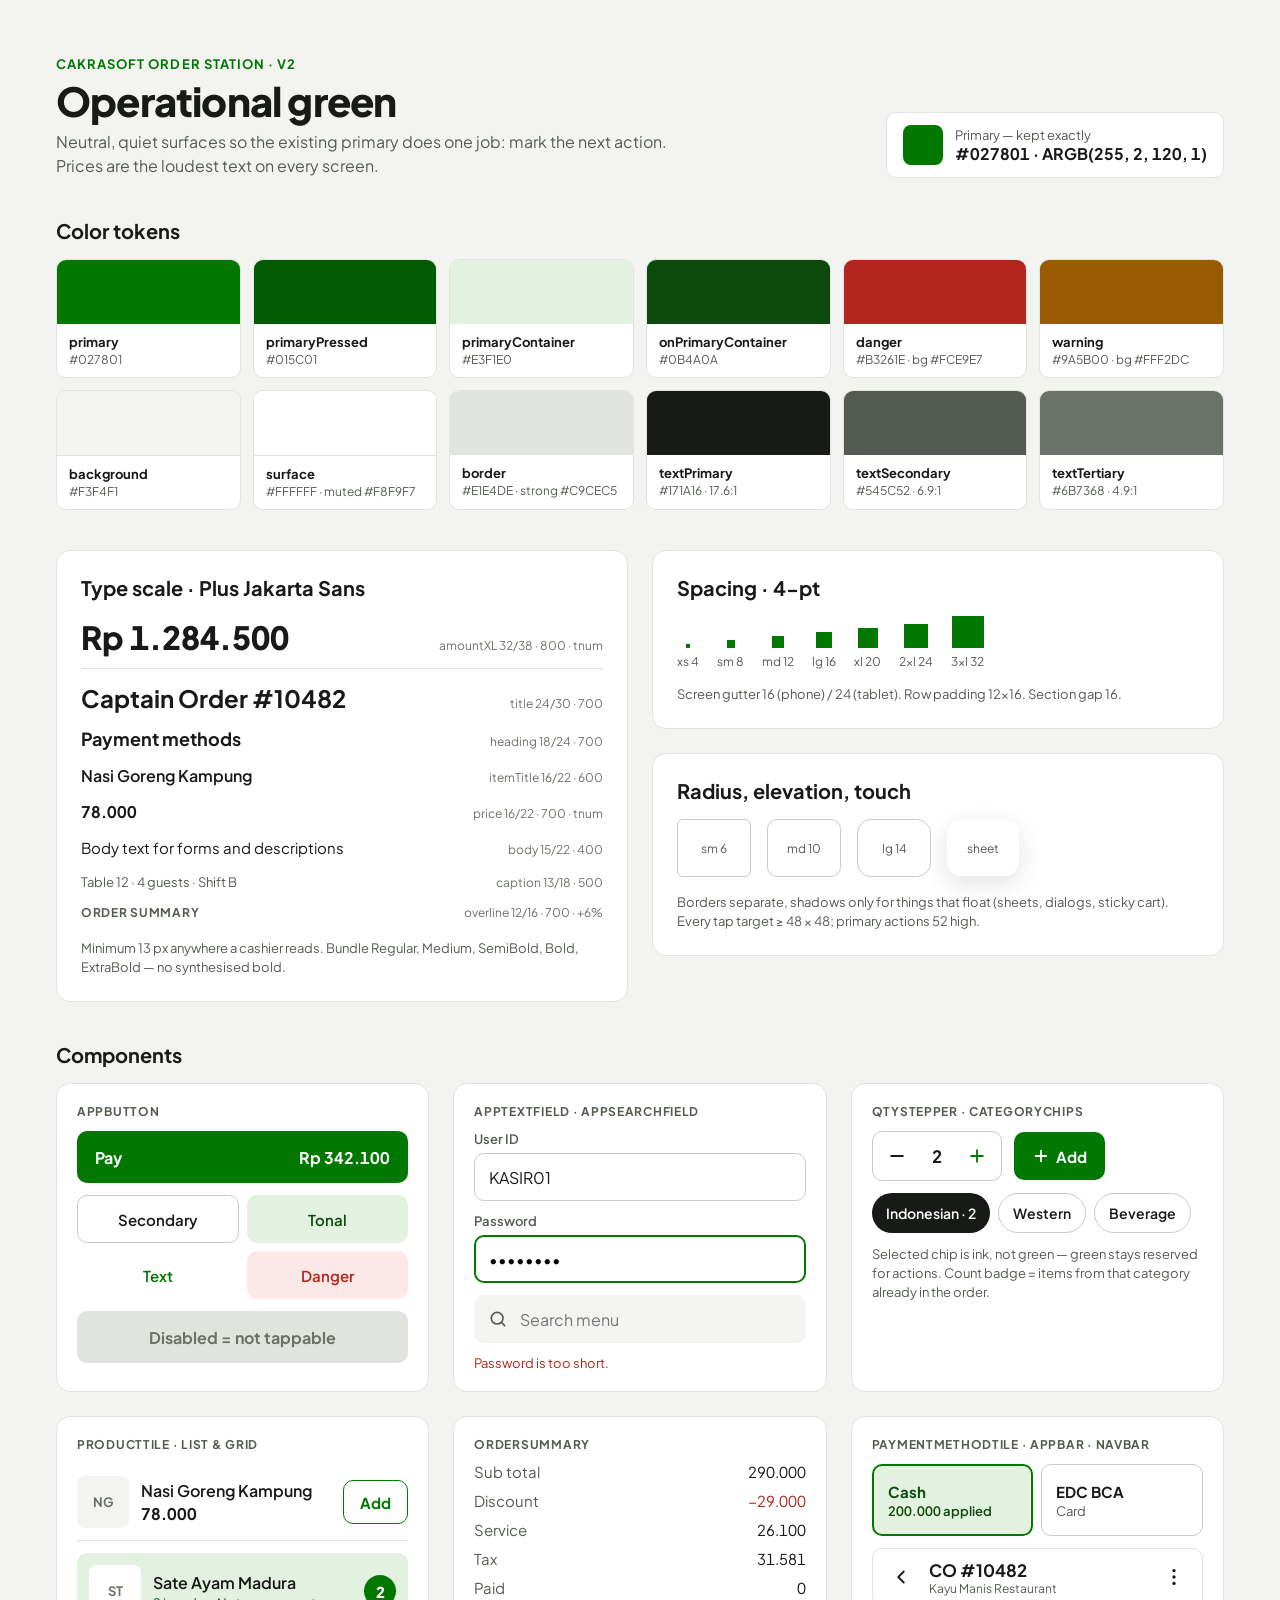
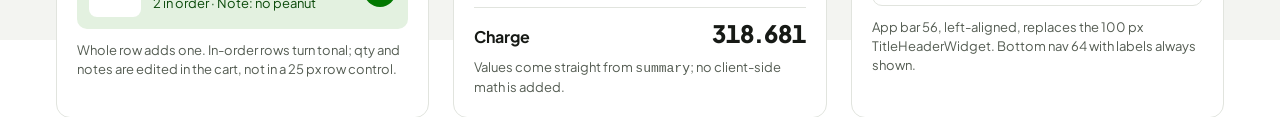
<file: docs/design/Main.dc.html>
<!doctype html>
<html lang="en">
<head>
<meta charset="utf-8">
<title>Design system</title>
<!-- design-canvas runtime omitted: open in a browser as static HTML; {{holes}} and sc-for render only in the canvas -->
</head>
<body>
<x-dc>
<helmet>
<link rel="stylesheet" href="https://fonts.googleapis.com/css2?family=Plus+Jakarta+Sans:wght@400;500;600;700;800&amp;display=swap">
<style>
body{margin:0}
a{color:#027801}a:hover{color:#015C01}
button{font-family:inherit}
</style>
</helmet>
<div style="width: 1280px; height: 1640px; box-sizing: border-box; padding: 56px; background: #F3F4F1; font-family: 'Plus Jakarta Sans', 'Segoe UI', system-ui, sans-serif; color: #171A16; display: flex; flex-direction: column; gap: 40px">

  <header style="display: flex; justify-content: space-between; align-items: flex-end; gap: 24px">
    <div style="display: flex; flex-direction: column; gap: 6px">
      <div style="font-size: 13px; font-weight: 700; letter-spacing: 0.08em; text-transform: uppercase; color: #027801">Cakrasoft Order Station · v2</div>
      <h1 style="margin: 0; font-size: 40px; line-height: 46px; font-weight: 800; letter-spacing: -0.02em">Operational green</h1>
      <p style="margin: 0; font-size: 16px; line-height: 24px; color: #545C52; max-width: 640px">Neutral, quiet surfaces so the existing primary does one job: mark the next action. Prices are the loudest text on every screen.</p>
    </div>
    <div style="display: flex; align-items: center; gap: 12px; padding: 12px 16px; background: #FFFFFF; border: 1px solid #E1E4DE; border-radius: 10px">
      <div style="width: 40px; height: 40px; border-radius: 8px; background: #027801"></div>
      <div style="display: flex; flex-direction: column">
        <span style="font-size: 13px; color: #545C52">Primary — kept exactly</span>
        <span style="font-size: 16px; font-weight: 700; font-variant-numeric: tabular-nums">#027801 · ARGB(255, 2, 120, 1)</span>
      </div>
    </div>
  </header>

  <section style="display: flex; flex-direction: column; gap: 16px">
    <h2 style="margin: 0; font-size: 20px; font-weight: 700">Color tokens</h2>
    <div style="display: grid; grid-template-columns: repeat(6, minmax(0, 1fr)); gap: 12px">
      <div style="background: #FFFFFF; border: 1px solid #E1E4DE; border-radius: 10px; overflow: hidden"><div style="height: 64px; background: #027801"></div><div style="padding: 10px 12px; display: flex; flex-direction: column; gap: 2px"><b style="font-size: 13px">primary</b><span style="font-size: 12px; color: #545C52">#027801</span></div></div>
      <div style="background: #FFFFFF; border: 1px solid #E1E4DE; border-radius: 10px; overflow: hidden"><div style="height: 64px; background: #015C01"></div><div style="padding: 10px 12px; display: flex; flex-direction: column; gap: 2px"><b style="font-size: 13px">primaryPressed</b><span style="font-size: 12px; color: #545C52">#015C01</span></div></div>
      <div style="background: #FFFFFF; border: 1px solid #E1E4DE; border-radius: 10px; overflow: hidden"><div style="height: 64px; background: #E3F1E0"></div><div style="padding: 10px 12px; display: flex; flex-direction: column; gap: 2px"><b style="font-size: 13px">primaryContainer</b><span style="font-size: 12px; color: #545C52">#E3F1E0</span></div></div>
      <div style="background: #FFFFFF; border: 1px solid #E1E4DE; border-radius: 10px; overflow: hidden"><div style="height: 64px; background: #0B4A0A"></div><div style="padding: 10px 12px; display: flex; flex-direction: column; gap: 2px"><b style="font-size: 13px">onPrimaryContainer</b><span style="font-size: 12px; color: #545C52">#0B4A0A</span></div></div>
      <div style="background: #FFFFFF; border: 1px solid #E1E4DE; border-radius: 10px; overflow: hidden"><div style="height: 64px; background: #B3261E"></div><div style="padding: 10px 12px; display: flex; flex-direction: column; gap: 2px"><b style="font-size: 13px">danger</b><span style="font-size: 12px; color: #545C52">#B3261E · bg #FCE9E7</span></div></div>
      <div style="background: #FFFFFF; border: 1px solid #E1E4DE; border-radius: 10px; overflow: hidden"><div style="height: 64px; background: #9A5B00"></div><div style="padding: 10px 12px; display: flex; flex-direction: column; gap: 2px"><b style="font-size: 13px">warning</b><span style="font-size: 12px; color: #545C52">#9A5B00 · bg #FFF2DC</span></div></div>
      <div style="background: #FFFFFF; border: 1px solid #E1E4DE; border-radius: 10px; overflow: hidden"><div style="height: 64px; background: #F3F4F1; border-bottom: 1px solid #E1E4DE"></div><div style="padding: 10px 12px; display: flex; flex-direction: column; gap: 2px"><b style="font-size: 13px">background</b><span style="font-size: 12px; color: #545C52">#F3F4F1</span></div></div>
      <div style="background: #FFFFFF; border: 1px solid #E1E4DE; border-radius: 10px; overflow: hidden"><div style="height: 64px; background: #FFFFFF; border-bottom: 1px solid #E1E4DE"></div><div style="padding: 10px 12px; display: flex; flex-direction: column; gap: 2px"><b style="font-size: 13px">surface</b><span style="font-size: 12px; color: #545C52">#FFFFFF · muted #F8F9F7</span></div></div>
      <div style="background: #FFFFFF; border: 1px solid #E1E4DE; border-radius: 10px; overflow: hidden"><div style="height: 64px; background: #E1E4DE"></div><div style="padding: 10px 12px; display: flex; flex-direction: column; gap: 2px"><b style="font-size: 13px">border</b><span style="font-size: 12px; color: #545C52">#E1E4DE · strong #C9CEC5</span></div></div>
      <div style="background: #FFFFFF; border: 1px solid #E1E4DE; border-radius: 10px; overflow: hidden"><div style="height: 64px; background: #171A16"></div><div style="padding: 10px 12px; display: flex; flex-direction: column; gap: 2px"><b style="font-size: 13px">textPrimary</b><span style="font-size: 12px; color: #545C52">#171A16 · 17.6:1</span></div></div>
      <div style="background: #FFFFFF; border: 1px solid #E1E4DE; border-radius: 10px; overflow: hidden"><div style="height: 64px; background: #545C52"></div><div style="padding: 10px 12px; display: flex; flex-direction: column; gap: 2px"><b style="font-size: 13px">textSecondary</b><span style="font-size: 12px; color: #545C52">#545C52 · 6.9:1</span></div></div>
      <div style="background: #FFFFFF; border: 1px solid #E1E4DE; border-radius: 10px; overflow: hidden"><div style="height: 64px; background: #6B7368"></div><div style="padding: 10px 12px; display: flex; flex-direction: column; gap: 2px"><b style="font-size: 13px">textTertiary</b><span style="font-size: 12px; color: #545C52">#6B7368 · 4.9:1</span></div></div>
    </div>
  </section>

  <section style="display: grid; grid-template-columns: repeat(2, minmax(0, 1fr)); gap: 24px">
    <div style="background: #FFFFFF; border: 1px solid #E1E4DE; border-radius: 14px; padding: 24px; display: flex; flex-direction: column; gap: 14px">
      <h2 style="margin: 0 0 4px; font-size: 20px; font-weight: 700">Type scale · Plus Jakarta Sans</h2>
      <div style="display: flex; align-items: baseline; justify-content: space-between; gap: 16px; border-bottom: 1px solid #E1E4DE; padding-bottom: 12px"><span style="font-size: 32px; line-height: 38px; font-weight: 800; font-variant-numeric: tabular-nums">Rp 1.284.500</span><span style="font-size: 12px; color: #6B7368">amountXL 32/38 · 800 · tnum</span></div>
      <div style="display: flex; align-items: baseline; justify-content: space-between; gap: 16px"><span style="font-size: 24px; line-height: 30px; font-weight: 700">Captain Order #10482</span><span style="font-size: 12px; color: #6B7368">title 24/30 · 700</span></div>
      <div style="display: flex; align-items: baseline; justify-content: space-between; gap: 16px"><span style="font-size: 18px; line-height: 24px; font-weight: 700">Payment methods</span><span style="font-size: 12px; color: #6B7368">heading 18/24 · 700</span></div>
      <div style="display: flex; align-items: baseline; justify-content: space-between; gap: 16px"><span style="font-size: 16px; line-height: 22px; font-weight: 600">Nasi Goreng Kampung</span><span style="font-size: 12px; color: #6B7368">itemTitle 16/22 · 600</span></div>
      <div style="display: flex; align-items: baseline; justify-content: space-between; gap: 16px"><span style="font-size: 16px; line-height: 22px; font-weight: 700; font-variant-numeric: tabular-nums">78.000</span><span style="font-size: 12px; color: #6B7368">price 16/22 · 700 · tnum</span></div>
      <div style="display: flex; align-items: baseline; justify-content: space-between; gap: 16px"><span style="font-size: 15px; line-height: 22px">Body text for forms and descriptions</span><span style="font-size: 12px; color: #6B7368">body 15/22 · 400</span></div>
      <div style="display: flex; align-items: baseline; justify-content: space-between; gap: 16px"><span style="font-size: 13px; line-height: 18px; color: #545C52">Table 12 · 4 guests · Shift B</span><span style="font-size: 12px; color: #6B7368">caption 13/18 · 500</span></div>
      <div style="display: flex; align-items: baseline; justify-content: space-between; gap: 16px"><span style="font-size: 12px; line-height: 16px; font-weight: 700; letter-spacing: 0.06em; text-transform: uppercase; color: #545C52">Order summary</span><span style="font-size: 12px; color: #6B7368">overline 12/16 · 700 · +6%</span></div>
      <p style="margin: 4px 0 0; font-size: 13px; line-height: 19px; color: #545C52">Minimum 13 px anywhere a cashier reads. Bundle Regular, Medium, SemiBold, Bold, ExtraBold — no synthesised bold.</p>
    </div>
    <div style="display: flex; flex-direction: column; gap: 24px">
      <div style="background: #FFFFFF; border: 1px solid #E1E4DE; border-radius: 14px; padding: 24px; display: flex; flex-direction: column; gap: 16px">
        <h2 style="margin: 0; font-size: 20px; font-weight: 700">Spacing · 4-pt</h2>
        <div style="display: flex; align-items: flex-end; gap: 18px">
          <div style="display: flex; flex-direction: column; align-items: center; gap: 6px"><div style="width: 4px; height: 4px; background: #027801"></div><span style="font-size: 12px; color: #545C52">xs 4</span></div>
          <div style="display: flex; flex-direction: column; align-items: center; gap: 6px"><div style="width: 8px; height: 8px; background: #027801"></div><span style="font-size: 12px; color: #545C52">sm 8</span></div>
          <div style="display: flex; flex-direction: column; align-items: center; gap: 6px"><div style="width: 12px; height: 12px; background: #027801"></div><span style="font-size: 12px; color: #545C52">md 12</span></div>
          <div style="display: flex; flex-direction: column; align-items: center; gap: 6px"><div style="width: 16px; height: 16px; background: #027801"></div><span style="font-size: 12px; color: #545C52">lg 16</span></div>
          <div style="display: flex; flex-direction: column; align-items: center; gap: 6px"><div style="width: 20px; height: 20px; background: #027801"></div><span style="font-size: 12px; color: #545C52">xl 20</span></div>
          <div style="display: flex; flex-direction: column; align-items: center; gap: 6px"><div style="width: 24px; height: 24px; background: #027801"></div><span style="font-size: 12px; color: #545C52">2xl 24</span></div>
          <div style="display: flex; flex-direction: column; align-items: center; gap: 6px"><div style="width: 32px; height: 32px; background: #027801"></div><span style="font-size: 12px; color: #545C52">3xl 32</span></div>
        </div>
        <p style="margin: 0; font-size: 13px; line-height: 19px; color: #545C52">Screen gutter 16 (phone) / 24 (tablet). Row padding 12×16. Section gap 16.</p>
      </div>
      <div style="background: #FFFFFF; border: 1px solid #E1E4DE; border-radius: 14px; padding: 24px; display: flex; flex-direction: column; gap: 16px">
        <h2 style="margin: 0; font-size: 20px; font-weight: 700">Radius, elevation, touch</h2>
        <div style="display: flex; gap: 16px; align-items: center">
          <div style="width: 72px; height: 56px; border: 1px solid #C9CEC5; border-radius: 6px; display: flex; align-items: center; justify-content: center; font-size: 12px; color: #545C52">sm 6</div>
          <div style="width: 72px; height: 56px; border: 1px solid #C9CEC5; border-radius: 10px; display: flex; align-items: center; justify-content: center; font-size: 12px; color: #545C52">md 10</div>
          <div style="width: 72px; height: 56px; border: 1px solid #C9CEC5; border-radius: 14px; display: flex; align-items: center; justify-content: center; font-size: 12px; color: #545C52">lg 14</div>
          <div style="width: 72px; height: 56px; border-radius: 14px; background: #FFFFFF; box-shadow: 0 8px 24px rgba(23, 26, 22, 0.12); display: flex; align-items: center; justify-content: center; font-size: 12px; color: #545C52">sheet</div>
        </div>
        <p style="margin: 0; font-size: 13px; line-height: 19px; color: #545C52">Borders separate, shadows only for things that float (sheets, dialogs, sticky cart). Every tap target ≥ 48 × 48; primary actions 52 high.</p>
      </div>
    </div>
  </section>

  <section style="display: flex; flex-direction: column; gap: 16px">
    <h2 style="margin: 0; font-size: 20px; font-weight: 700">Components</h2>
    <div style="display: grid; grid-template-columns: repeat(3, minmax(0, 1fr)); gap: 24px">

      <div style="background: #FFFFFF; border: 1px solid #E1E4DE; border-radius: 14px; padding: 20px; display: flex; flex-direction: column; gap: 12px">
        <span style="font-size: 12px; font-weight: 700; letter-spacing: 0.06em; text-transform: uppercase; color: #545C52">AppButton</span>
        <button style="height: 52px; border: 0; border-radius: 10px; background: #027801; color: #FFFFFF; font-size: 16px; font-weight: 700; display: flex; align-items: center; justify-content: space-between; padding: 0 18px"><span>Pay</span><span style="font-variant-numeric: tabular-nums">Rp 342.100</span></button>
        <div style="display: grid; grid-template-columns: repeat(2, minmax(0, 1fr)); gap: 8px">
          <button style="height: 48px; border: 1px solid #C9CEC5; border-radius: 10px; background: #FFFFFF; color: #171A16; font-size: 15px; font-weight: 600">Secondary</button>
          <button style="height: 48px; border: 0; border-radius: 10px; background: #E3F1E0; color: #0B4A0A; font-size: 15px; font-weight: 600">Tonal</button>
          <button style="height: 48px; border: 0; border-radius: 10px; background: transparent; color: #027801; font-size: 15px; font-weight: 600">Text</button>
          <button style="height: 48px; border: 0; border-radius: 10px; background: #FCE9E7; color: #B3261E; font-size: 15px; font-weight: 600">Danger</button>
        </div>
        <button disabled style="height: 52px; border: 0; border-radius: 10px; background: #E1E4DE; color: #6B7368; font-size: 16px; font-weight: 700">Disabled = not tappable</button>
      </div>

      <div style="background: #FFFFFF; border: 1px solid #E1E4DE; border-radius: 14px; padding: 20px; display: flex; flex-direction: column; gap: 12px">
        <span style="font-size: 12px; font-weight: 700; letter-spacing: 0.06em; text-transform: uppercase; color: #545C52">AppTextField · AppSearchField</span>
        <label style="display: flex; flex-direction: column; gap: 6px; font-size: 13px; font-weight: 600; color: #545C52">User ID
          <input value="KASIR01" style="height: 48px; box-sizing: border-box; border: 1px solid #C9CEC5; border-radius: 10px; padding: 0 14px; font-size: 16px; font-family: inherit; color: #171A16">
        </label>
        <label style="display: flex; flex-direction: column; gap: 6px; font-size: 13px; font-weight: 600; color: #545C52">Password
          <input type="password" value="secret12" style="height: 48px; box-sizing: border-box; border: 2px solid #027801; border-radius: 10px; padding: 0 13px; font-size: 16px; font-family: inherit">
        </label>
        <label style="display: flex; align-items: center; gap: 10px; height: 48px; box-sizing: border-box; background: #F3F4F1; border-radius: 10px; padding: 0 14px">
          <svg width="20" height="20" viewBox="0 0 24 24" fill="none" stroke="#545C52" stroke-width="2" stroke-linecap="round" aria-hidden="true"><circle cx="11" cy="11" r="7"></circle><path d="m20 20-3.5-3.5"></path></svg>
          <span style="position: absolute; width: 1px; height: 1px; overflow: hidden">Search menu</span>
          <input placeholder="Search menu" style="flex: 1; border: 0; background: transparent; font-size: 16px; font-family: inherit; outline: none">
        </label>
        <span style="font-size: 13px; color: #B3261E">Password is too short.</span>
      </div>

      <div style="background: #FFFFFF; border: 1px solid #E1E4DE; border-radius: 14px; padding: 20px; display: flex; flex-direction: column; gap: 12px">
        <span style="font-size: 12px; font-weight: 700; letter-spacing: 0.06em; text-transform: uppercase; color: #545C52">QtyStepper · CategoryChips</span>
        <div style="display: flex; align-items: center; gap: 12px">
          <div style="display: flex; align-items: center; border: 1px solid #C9CEC5; border-radius: 10px; height: 48px">
            <button aria-label="Decrease" style="width: 48px; height: 46px; border: 0; background: transparent; display: flex; align-items: center; justify-content: center"><svg width="20" height="20" viewBox="0 0 24 24" fill="none" stroke="#171A16" stroke-width="2.2" stroke-linecap="round" aria-hidden="true"><path d="M5 12h14"></path></svg></button>
            <span style="min-width: 32px; text-align: center; font-size: 17px; font-weight: 700; font-variant-numeric: tabular-nums">2</span>
            <button aria-label="Increase" style="width: 48px; height: 46px; border: 0; background: transparent; display: flex; align-items: center; justify-content: center"><svg width="20" height="20" viewBox="0 0 24 24" fill="none" stroke="#027801" stroke-width="2.2" stroke-linecap="round" aria-hidden="true"><path d="M12 5v14M5 12h14"></path></svg></button>
          </div>
          <button style="height: 48px; padding: 0 18px; border: 0; border-radius: 10px; background: #027801; color: #FFFFFF; font-size: 15px; font-weight: 700; display: flex; align-items: center; gap: 6px"><svg width="18" height="18" viewBox="0 0 24 24" fill="none" stroke="#FFFFFF" stroke-width="2.4" stroke-linecap="round" aria-hidden="true"><path d="M12 5v14M5 12h14"></path></svg>Add</button>
        </div>
        <div style="display: flex; gap: 8px; flex-wrap: wrap">
          <button style="height: 40px; padding: 0 14px; border: 0; border-radius: 20px; background: #171A16; color: #FFFFFF; font-size: 14px; font-weight: 600">Indonesian · 2</button>
          <button style="height: 40px; padding: 0 14px; border: 1px solid #C9CEC5; border-radius: 20px; background: #FFFFFF; color: #171A16; font-size: 14px; font-weight: 600">Western</button>
          <button style="height: 40px; padding: 0 14px; border: 1px solid #C9CEC5; border-radius: 20px; background: #FFFFFF; color: #171A16; font-size: 14px; font-weight: 600">Beverage</button>
        </div>
        <p style="margin: 0; font-size: 13px; line-height: 19px; color: #545C52">Selected chip is ink, not green — green stays reserved for actions. Count badge = items from that category already in the order.</p>
      </div>

      <div style="background: #FFFFFF; border: 1px solid #E1E4DE; border-radius: 14px; padding: 20px; display: flex; flex-direction: column; gap: 12px">
        <span style="font-size: 12px; font-weight: 700; letter-spacing: 0.06em; text-transform: uppercase; color: #545C52">ProductTile · list &amp; grid</span>
        <div style="display: flex; align-items: center; gap: 12px; padding: 12px 0; border-bottom: 1px solid #E1E4DE">
          <div style="width: 52px; height: 52px; border-radius: 8px; background: #F3F4F1; display: flex; align-items: center; justify-content: center; font-size: 13px; font-weight: 700; color: #6B7368">NG</div>
          <div style="flex: 1; display: flex; flex-direction: column; gap: 2px; min-width: 0"><span style="font-size: 16px; font-weight: 600">Nasi Goreng Kampung</span><span style="font-size: 16px; font-weight: 700; font-variant-numeric: tabular-nums">78.000</span></div>
          <button style="height: 44px; padding: 0 16px; border: 1px solid #027801; border-radius: 10px; background: #FFFFFF; color: #027801; font-size: 15px; font-weight: 700">Add</button>
        </div>
        <div style="display: flex; align-items: center; gap: 12px; padding: 12px; border-radius: 10px; background: #E3F1E0">
          <div style="width: 52px; height: 52px; border-radius: 8px; background: #FFFFFF; display: flex; align-items: center; justify-content: center; font-size: 13px; font-weight: 700; color: #6B7368">ST</div>
          <div style="flex: 1; display: flex; flex-direction: column; gap: 2px"><span style="font-size: 16px; font-weight: 600">Sate Ayam Madura</span><span style="font-size: 13px; color: #0B4A0A">2 in order · Note: no peanut</span></div>
          <span style="width: 32px; height: 32px; border-radius: 16px; background: #027801; color: #FFFFFF; display: flex; align-items: center; justify-content: center; font-size: 15px; font-weight: 800">2</span>
        </div>
        <p style="margin: 0; font-size: 13px; line-height: 19px; color: #545C52">Whole row adds one. In-order rows turn tonal; qty and notes are edited in the cart, not in a 25 px row control.</p>
      </div>

      <div style="background: #FFFFFF; border: 1px solid #E1E4DE; border-radius: 14px; padding: 20px; display: flex; flex-direction: column; gap: 10px">
        <span style="font-size: 12px; font-weight: 700; letter-spacing: 0.06em; text-transform: uppercase; color: #545C52">OrderSummary</span>
        <div style="display: flex; justify-content: space-between; font-size: 15px"><span style="color: #545C52">Sub total</span><span style="font-variant-numeric: tabular-nums">290.000</span></div>
        <div style="display: flex; justify-content: space-between; font-size: 15px"><span style="color: #545C52">Discount</span><span style="font-variant-numeric: tabular-nums; color: #B3261E">−29.000</span></div>
        <div style="display: flex; justify-content: space-between; font-size: 15px"><span style="color: #545C52">Service</span><span style="font-variant-numeric: tabular-nums">26.100</span></div>
        <div style="display: flex; justify-content: space-between; font-size: 15px"><span style="color: #545C52">Tax</span><span style="font-variant-numeric: tabular-nums">31.581</span></div>
        <div style="display: flex; justify-content: space-between; font-size: 15px"><span style="color: #545C52">Paid</span><span style="font-variant-numeric: tabular-nums">0</span></div>
        <div style="display: flex; justify-content: space-between; align-items: baseline; border-top: 1px solid #E1E4DE; padding-top: 10px"><span style="font-size: 16px; font-weight: 700">Charge</span><span style="font-size: 24px; font-weight: 800; font-variant-numeric: tabular-nums">318.681</span></div>
        <p style="margin: 0; font-size: 13px; line-height: 19px; color: #545C52">Values come straight from <code>summary</code>; no client-side math is added.</p>
      </div>

      <div style="background: #FFFFFF; border: 1px solid #E1E4DE; border-radius: 14px; padding: 20px; display: flex; flex-direction: column; gap: 12px">
        <span style="font-size: 12px; font-weight: 700; letter-spacing: 0.06em; text-transform: uppercase; color: #545C52">PaymentMethodTile · AppBar · NavBar</span>
        <div style="display: grid; grid-template-columns: repeat(2, minmax(0, 1fr)); gap: 8px">
          <button style="height: 72px; border: 2px solid #027801; border-radius: 10px; background: #E3F1E0; display: flex; flex-direction: column; align-items: flex-start; justify-content: center; gap: 2px; padding: 0 14px; text-align: left"><span style="font-size: 15px; font-weight: 700; color: #0B4A0A">Cash</span><span style="font-size: 13px; font-weight: 600; color: #0B4A0A; font-variant-numeric: tabular-nums">200.000 applied</span></button>
          <button style="height: 72px; border: 1px solid #C9CEC5; border-radius: 10px; background: #FFFFFF; display: flex; flex-direction: column; align-items: flex-start; justify-content: center; gap: 2px; padding: 0 14px; text-align: left"><span style="font-size: 15px; font-weight: 700; color: #171A16">EDC BCA</span><span style="font-size: 13px; color: #545C52">Card</span></button>
        </div>
        <div style="display: flex; align-items: center; gap: 4px; height: 56px; border: 1px solid #E1E4DE; border-radius: 10px; padding: 0 4px">
          <button aria-label="Back" style="width: 48px; height: 48px; border: 0; background: transparent; display: flex; align-items: center; justify-content: center"><svg width="22" height="22" viewBox="0 0 24 24" fill="none" stroke="#171A16" stroke-width="2" stroke-linecap="round" stroke-linejoin="round" aria-hidden="true"><path d="M15 18 9 12l6-6"></path></svg></button>
          <div style="flex: 1; display: flex; flex-direction: column"><span style="font-size: 17px; font-weight: 700">CO #10482</span><span style="font-size: 12px; color: #545C52">Kayu Manis Restaurant</span></div>
          <button aria-label="More" style="width: 48px; height: 48px; border: 0; background: transparent; display: flex; align-items: center; justify-content: center"><svg width="22" height="22" viewBox="0 0 24 24" fill="#171A16" aria-hidden="true"><circle cx="12" cy="5" r="1.8"></circle><circle cx="12" cy="12" r="1.8"></circle><circle cx="12" cy="19" r="1.8"></circle></svg></button>
        </div>
        <p style="margin: 0; font-size: 13px; line-height: 19px; color: #545C52">App bar 56, left-aligned, replaces the 100 px TitleHeaderWidget. Bottom nav 64 with labels always shown.</p>
      </div>
    </div>
  </section>
</div>
</x-dc>
<script type="text/x-dc" data-dc-script data-props='{"$preview":{"width":1280,"height":1640}}'>
class Component extends DCLogic {
  renderVals() {
    return {};
  }
}
</script>
</body>
</html>
</file>
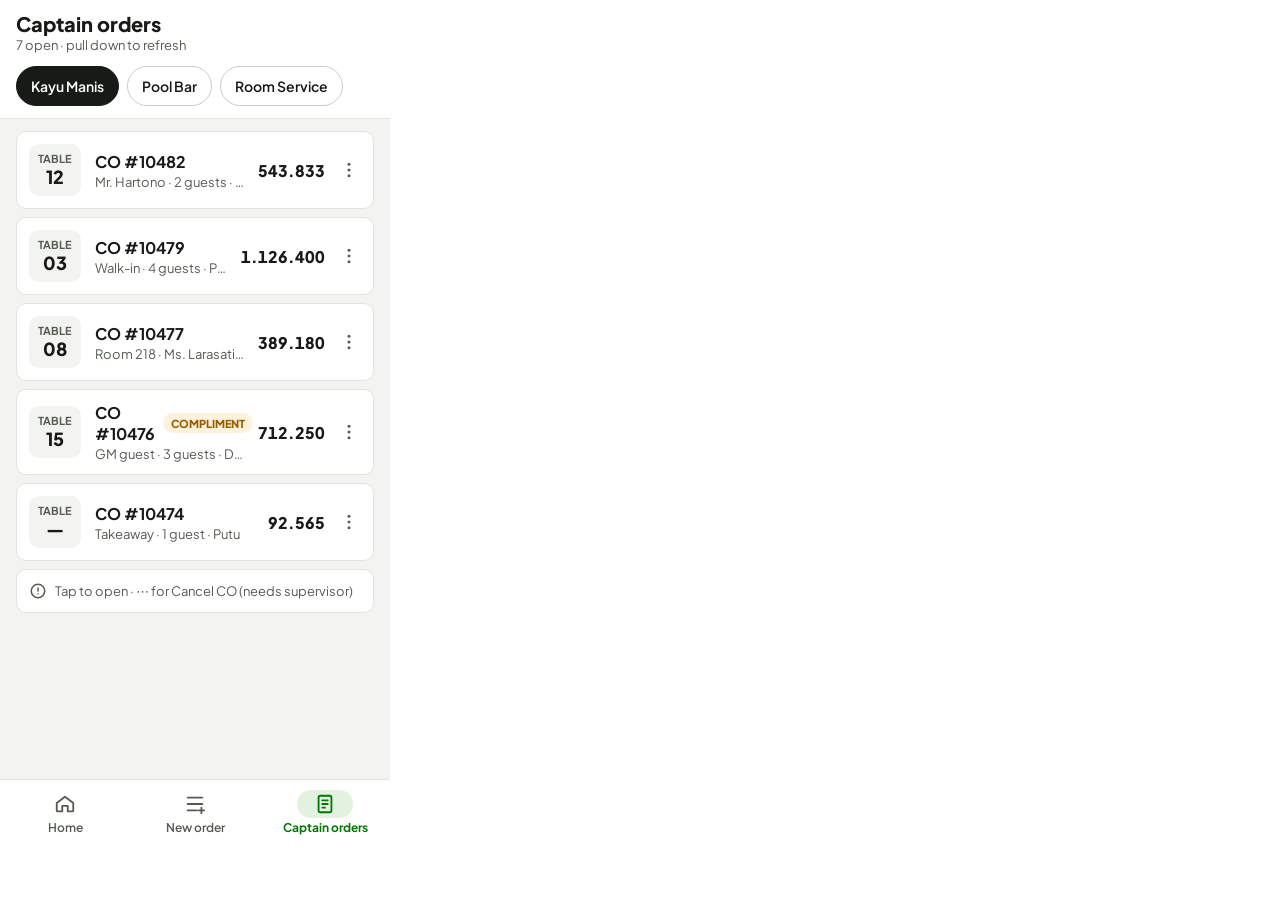
<file: docs/design/Phone-COList.dc.html>
<!doctype html>
<html lang="en">
<head>
<meta charset="utf-8">
<title>Captain orders</title>
<!-- design-canvas runtime omitted: open in a browser as static HTML; {{holes}} and sc-for render only in the canvas -->
</head>
<body>
<x-dc>
<helmet>
<link rel="stylesheet" href="https://fonts.googleapis.com/css2?family=Plus+Jakarta+Sans:wght@400;500;600;700;800&amp;display=swap">
<style>
body{margin:0}
a{color:#027801}a:hover{color:#015C01}
button{font-family:inherit}
</style>
</helmet>
<div style="width: 390px; height: 844px; box-sizing: border-box; background: #F3F4F1; font-family: 'Plus Jakarta Sans', 'Segoe UI', system-ui, sans-serif; color: #171A16; display: flex; flex-direction: column">
  <header style="background: #FFFFFF; border-bottom: 1px solid #E1E4DE; padding: 8px 16px 12px; display: flex; flex-direction: column; gap: 10px">
    <div style="display: flex; align-items: center; min-height: 48px; gap: 8px">
      <div style="flex: 1; display: flex; flex-direction: column"><h1 style="margin: 0; font-size: 20px; line-height: 26px; font-weight: 800">Captain orders</h1><span style="font-size: 13px; color: #545C52">7 open · pull down to refresh</span></div>
    </div>
    <div style="display: flex; gap: 8px; overflow-x: auto; margin: 0 -16px; padding: 0 16px">
      <button style="flex: 0 0 auto; height: 40px; padding: 0 14px; border: 1px solid #171A16; border-radius: 20px; background: #171A16; color: #FFFFFF; font-size: 14px; font-weight: 600">Kayu Manis</button>
      <button style="flex: 0 0 auto; height: 40px; padding: 0 14px; border: 1px solid #C9CEC5; border-radius: 20px; background: #FFFFFF; color: #171A16; font-size: 14px; font-weight: 600">Pool Bar</button>
      <button style="flex: 0 0 auto; height: 40px; padding: 0 14px; border: 1px solid #C9CEC5; border-radius: 20px; background: #FFFFFF; color: #171A16; font-size: 14px; font-weight: 600">Room Service</button>
    </div>
  </header>

  <main style="flex: 1; overflow-y: auto; padding: 12px 16px; display: flex; flex-direction: column; gap: 8px">
    <div style="display: flex; align-items: stretch; background: #FFFFFF; border: 1px solid #E1E4DE; border-radius: 10px; min-height: 76px">
      <a href="Phone-CO.dc.html" style="flex: 1; display: flex; align-items: center; gap: 14px; padding: 12px 0 12px 12px; text-decoration: none; color: inherit; min-width: 0">
        <span style="width: 52px; height: 52px; flex: 0 0 auto; border-radius: 10px; background: #F3F4F1; display: flex; flex-direction: column; align-items: center; justify-content: center"><span style="font-size: 11px; font-weight: 700; color: #545C52">TABLE</span><span style="font-size: 18px; font-weight: 800">12</span></span>
        <span style="flex: 1; display: flex; flex-direction: column; gap: 2px; min-width: 0"><span style="font-size: 16px; font-weight: 700">CO #10482</span><span style="font-size: 13px; color: #545C52; white-space: nowrap; overflow: hidden; text-overflow: ellipsis">Mr. Hartono · 2 guests · Dewi</span></span>
        <span style="font-size: 16px; font-weight: 800; font-variant-numeric: tabular-nums">543.833</span>
      </a>
      <button aria-label="More for CO 10482" style="width: 48px; border: 0; background: transparent; display: flex; align-items: center; justify-content: center"><svg width="20" height="20" viewBox="0 0 24 24" fill="#545C52" aria-hidden="true"><circle cx="12" cy="5" r="1.8"></circle><circle cx="12" cy="12" r="1.8"></circle><circle cx="12" cy="19" r="1.8"></circle></svg></button>
    </div>
    <div style="display: flex; align-items: stretch; background: #FFFFFF; border: 1px solid #E1E4DE; border-radius: 10px; min-height: 76px">
      <a href="Phone-CO.dc.html" style="flex: 1; display: flex; align-items: center; gap: 14px; padding: 12px 0 12px 12px; text-decoration: none; color: inherit; min-width: 0">
        <span style="width: 52px; height: 52px; flex: 0 0 auto; border-radius: 10px; background: #F3F4F1; display: flex; flex-direction: column; align-items: center; justify-content: center"><span style="font-size: 11px; font-weight: 700; color: #545C52">TABLE</span><span style="font-size: 18px; font-weight: 800">03</span></span>
        <span style="flex: 1; display: flex; flex-direction: column; gap: 2px; min-width: 0"><span style="font-size: 16px; font-weight: 700">CO #10479</span><span style="font-size: 13px; color: #545C52; white-space: nowrap; overflow: hidden; text-overflow: ellipsis">Walk-in · 4 guests · Putu</span></span>
        <span style="font-size: 16px; font-weight: 800; font-variant-numeric: tabular-nums">1.126.400</span>
      </a>
      <button aria-label="More for CO 10479" style="width: 48px; border: 0; background: transparent; display: flex; align-items: center; justify-content: center"><svg width="20" height="20" viewBox="0 0 24 24" fill="#545C52" aria-hidden="true"><circle cx="12" cy="5" r="1.8"></circle><circle cx="12" cy="12" r="1.8"></circle><circle cx="12" cy="19" r="1.8"></circle></svg></button>
    </div>
    <div style="display: flex; align-items: stretch; background: #FFFFFF; border: 1px solid #E1E4DE; border-radius: 10px; min-height: 76px">
      <a href="Phone-CO.dc.html" style="flex: 1; display: flex; align-items: center; gap: 14px; padding: 12px 0 12px 12px; text-decoration: none; color: inherit; min-width: 0">
        <span style="width: 52px; height: 52px; flex: 0 0 auto; border-radius: 10px; background: #F3F4F1; display: flex; flex-direction: column; align-items: center; justify-content: center"><span style="font-size: 11px; font-weight: 700; color: #545C52">TABLE</span><span style="font-size: 18px; font-weight: 800">08</span></span>
        <span style="flex: 1; display: flex; flex-direction: column; gap: 2px; min-width: 0"><span style="font-size: 16px; font-weight: 700">CO #10477</span><span style="font-size: 13px; color: #545C52; white-space: nowrap; overflow: hidden; text-overflow: ellipsis">Room 218 · Ms. Larasati · 2 guests</span></span>
        <span style="font-size: 16px; font-weight: 800; font-variant-numeric: tabular-nums">389.180</span>
      </a>
      <button aria-label="More for CO 10477" style="width: 48px; border: 0; background: transparent; display: flex; align-items: center; justify-content: center"><svg width="20" height="20" viewBox="0 0 24 24" fill="#545C52" aria-hidden="true"><circle cx="12" cy="5" r="1.8"></circle><circle cx="12" cy="12" r="1.8"></circle><circle cx="12" cy="19" r="1.8"></circle></svg></button>
    </div>
    <div style="display: flex; align-items: stretch; background: #FFFFFF; border: 1px solid #E1E4DE; border-radius: 10px; min-height: 76px">
      <a href="Phone-CO.dc.html" style="flex: 1; display: flex; align-items: center; gap: 14px; padding: 12px 0 12px 12px; text-decoration: none; color: inherit; min-width: 0">
        <span style="width: 52px; height: 52px; flex: 0 0 auto; border-radius: 10px; background: #F3F4F1; display: flex; flex-direction: column; align-items: center; justify-content: center"><span style="font-size: 11px; font-weight: 700; color: #545C52">TABLE</span><span style="font-size: 18px; font-weight: 800">15</span></span>
        <span style="flex: 1; display: flex; flex-direction: column; gap: 2px; min-width: 0"><span style="font-size: 16px; font-weight: 700; display: flex; align-items: center; gap: 8px">CO #10476<span style="height: 20px; padding: 0 8px; border-radius: 10px; background: #FFF2DC; color: #9A5B00; font-size: 11px; font-weight: 800; display: inline-flex; align-items: center">COMPLIMENT</span></span><span style="font-size: 13px; color: #545C52; white-space: nowrap; overflow: hidden; text-overflow: ellipsis">GM guest · 3 guests · Dewi</span></span>
        <span style="font-size: 16px; font-weight: 800; font-variant-numeric: tabular-nums">712.250</span>
      </a>
      <button aria-label="More for CO 10476" style="width: 48px; border: 0; background: transparent; display: flex; align-items: center; justify-content: center"><svg width="20" height="20" viewBox="0 0 24 24" fill="#545C52" aria-hidden="true"><circle cx="12" cy="5" r="1.8"></circle><circle cx="12" cy="12" r="1.8"></circle><circle cx="12" cy="19" r="1.8"></circle></svg></button>
    </div>
    <div style="display: flex; align-items: stretch; background: #FFFFFF; border: 1px solid #E1E4DE; border-radius: 10px; min-height: 76px">
      <a href="Phone-CO.dc.html" style="flex: 1; display: flex; align-items: center; gap: 14px; padding: 12px 0 12px 12px; text-decoration: none; color: inherit; min-width: 0">
        <span style="width: 52px; height: 52px; flex: 0 0 auto; border-radius: 10px; background: #F3F4F1; display: flex; flex-direction: column; align-items: center; justify-content: center"><span style="font-size: 11px; font-weight: 700; color: #545C52">TABLE</span><span style="font-size: 18px; font-weight: 800">—</span></span>
        <span style="flex: 1; display: flex; flex-direction: column; gap: 2px; min-width: 0"><span style="font-size: 16px; font-weight: 700">CO #10474</span><span style="font-size: 13px; color: #545C52; white-space: nowrap; overflow: hidden; text-overflow: ellipsis">Takeaway · 1 guest · Putu</span></span>
        <span style="font-size: 16px; font-weight: 800; font-variant-numeric: tabular-nums">92.565</span>
      </a>
      <button aria-label="More for CO 10474" style="width: 48px; border: 0; background: transparent; display: flex; align-items: center; justify-content: center"><svg width="20" height="20" viewBox="0 0 24 24" fill="#545C52" aria-hidden="true"><circle cx="12" cy="5" r="1.8"></circle><circle cx="12" cy="12" r="1.8"></circle><circle cx="12" cy="19" r="1.8"></circle></svg></button>
    </div>
    <div style="display: flex; align-items: center; gap: 8px; padding: 12px; border-radius: 10px; background: #FFFFFF; border: 1px solid #E1E4DE; font-size: 13px; color: #545C52">
      <svg width="18" height="18" viewBox="0 0 24 24" fill="none" stroke="#545C52" stroke-width="2" stroke-linecap="round" stroke-linejoin="round" aria-hidden="true"><circle cx="12" cy="12" r="9"></circle><path d="M12 8v4M12 16h.01"></path></svg>
      Tap to open · ⋯ for Cancel CO (needs supervisor)
    </div>
  </main>

  <nav style="height: 64px; display: grid; grid-template-columns: repeat(3, minmax(0, 1fr)); background: #FFFFFF; border-top: 1px solid #E1E4DE">
    <a href="Phone-Home.dc.html" style="display: flex; flex-direction: column; align-items: center; justify-content: center; gap: 2px; text-decoration: none; color: #545C52; font-size: 12px; font-weight: 600"><span style="width: 56px; height: 28px; display: flex; align-items: center; justify-content: center"><svg width="22" height="22" viewBox="0 0 24 24" fill="none" stroke="#545C52" stroke-width="2" stroke-linecap="round" stroke-linejoin="round" aria-hidden="true"><path d="M3 11 12 4l9 7v8a1 1 0 0 1-1 1h-5v-6H9v6H4a1 1 0 0 1-1-1Z"></path></svg></span>Home</a>
    <a href="Phone-Order.dc.html" style="display: flex; flex-direction: column; align-items: center; justify-content: center; gap: 2px; text-decoration: none; color: #545C52; font-size: 12px; font-weight: 600"><span style="width: 56px; height: 28px; display: flex; align-items: center; justify-content: center"><svg width="22" height="22" viewBox="0 0 24 24" fill="none" stroke="#545C52" stroke-width="2" stroke-linecap="round" stroke-linejoin="round" aria-hidden="true"><path d="M4 5h16M4 12h16M4 19h10"></path><path d="M19 16v6M16 19h6"></path></svg></span>New order</a>
    <a href="#" aria-current="page" style="display: flex; flex-direction: column; align-items: center; justify-content: center; gap: 2px; text-decoration: none; color: #027801; font-size: 12px; font-weight: 700"><span style="width: 56px; height: 28px; border-radius: 14px; background: #E3F1E0; display: flex; align-items: center; justify-content: center"><svg width="22" height="22" viewBox="0 0 24 24" fill="none" stroke="#027801" stroke-width="2" stroke-linecap="round" stroke-linejoin="round" aria-hidden="true"><rect x="5" y="3" width="14" height="18" rx="2"></rect><path d="M9 8h6M9 12h6M9 16h3"></path></svg></span>Captain orders</a>
  </nav>
</div>
</x-dc>
<script type="text/x-dc" data-dc-script data-props='{"$preview":{"width":390,"height":844}}'>
class Component extends DCLogic {
  renderVals() {
    return {};
  }
}
</script>
</body>
</html>
</file>
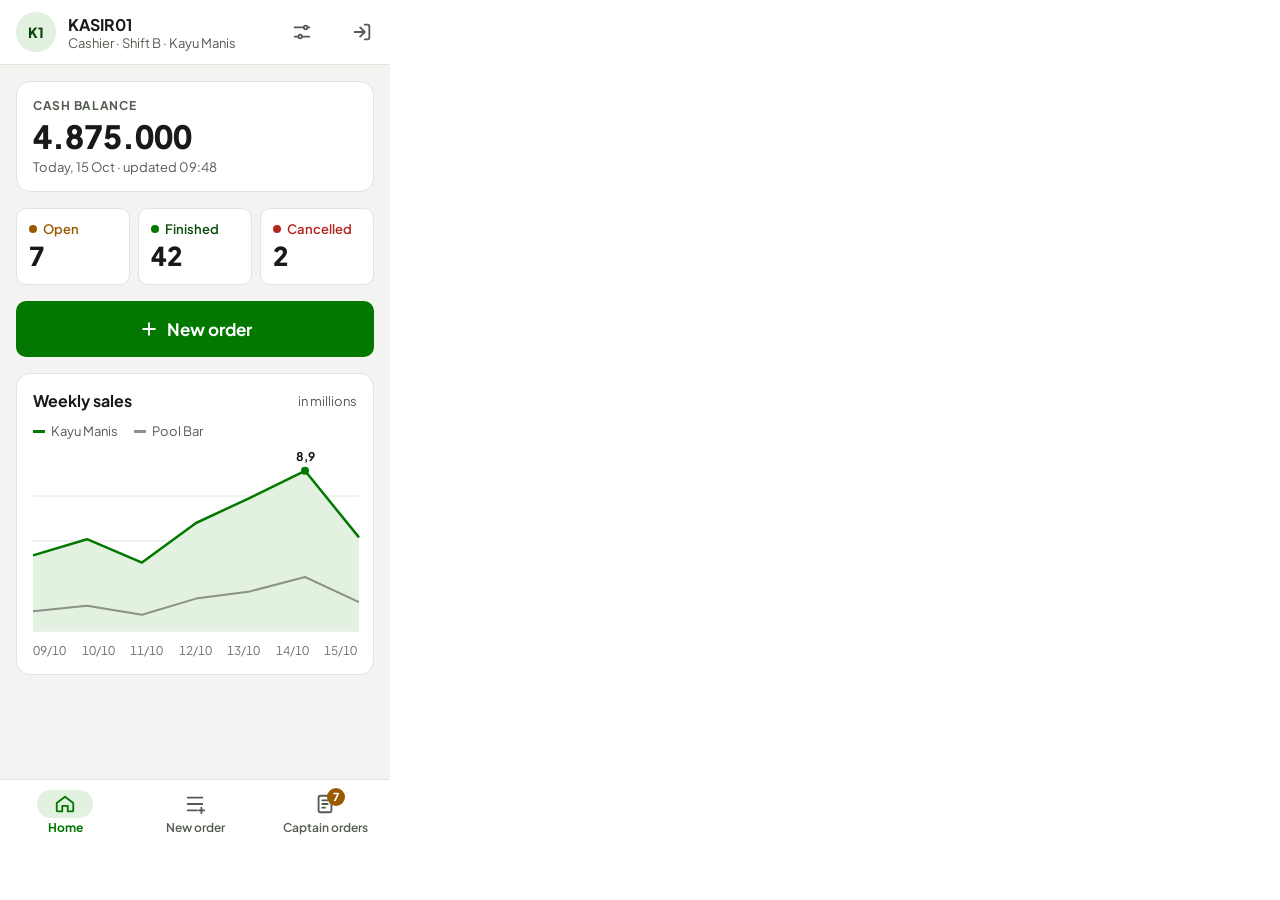
<file: docs/design/Phone-Home.dc.html>
<!doctype html>
<html lang="en">
<head>
<meta charset="utf-8">
<title>Home</title>
<!-- design-canvas runtime omitted: open in a browser as static HTML; {{holes}} and sc-for render only in the canvas -->
</head>
<body>
<x-dc>
<helmet>
<link rel="stylesheet" href="https://fonts.googleapis.com/css2?family=Plus+Jakarta+Sans:wght@400;500;600;700;800&amp;display=swap">
<style>
body{margin:0}
a{color:#027801}a:hover{color:#015C01}
button{font-family:inherit}
</style>
</helmet>
<div style="width: 390px; height: 844px; box-sizing: border-box; background: #F3F4F1; font-family: 'Plus Jakarta Sans', 'Segoe UI', system-ui, sans-serif; color: #171A16; display: flex; flex-direction: column">
  <header style="height: 64px; display: flex; align-items: center; gap: 12px; padding: 0 4px 0 16px; background: #FFFFFF; border-bottom: 1px solid #E1E4DE">
    <div style="width: 40px; height: 40px; border-radius: 20px; background: #E3F1E0; color: #0B4A0A; display: flex; align-items: center; justify-content: center; font-size: 14px; font-weight: 800">K1</div>
    <div style="flex: 1; display: flex; flex-direction: column">
      <span style="font-size: 16px; font-weight: 700">KASIR01</span>
      <span style="font-size: 13px; color: #545C52">Cashier · Shift B · Kayu Manis</span>
    </div>
    <button aria-label="Settings" style="width: 48px; height: 48px; border: 0; background: transparent; display: flex; align-items: center; justify-content: center"><svg width="22" height="22" viewBox="0 0 24 24" fill="none" stroke="#545C52" stroke-width="2" stroke-linecap="round" stroke-linejoin="round" aria-hidden="true"><path d="M4 7h10M18 7h2M4 17h4M12 17h8"></path><circle cx="16" cy="7" r="2"></circle><circle cx="10" cy="17" r="2"></circle></svg></button>
    <button aria-label="Log out" style="width: 48px; height: 48px; border: 0; background: transparent; display: flex; align-items: center; justify-content: center"><svg width="22" height="22" viewBox="0 0 24 24" fill="none" stroke="#545C52" stroke-width="2" stroke-linecap="round" stroke-linejoin="round" aria-hidden="true"><path d="M15 4h3a2 2 0 0 1 2 2v12a2 2 0 0 1-2 2h-3M10 17l5-5-5-5M15 12H4"></path></svg></button>
  </header>

  <main style="flex: 1; display: flex; flex-direction: column; gap: 16px; padding: 16px; overflow: hidden">
    <section style="background: #FFFFFF; border: 1px solid #E1E4DE; border-radius: 14px; padding: 16px; display: flex; flex-direction: column; gap: 4px">
      <span style="font-size: 12px; font-weight: 700; letter-spacing: 0.06em; text-transform: uppercase; color: #545C52">Cash balance</span>
      <span style="font-size: 32px; line-height: 38px; font-weight: 800; font-variant-numeric: tabular-nums">4.875.000</span>
      <span style="font-size: 13px; color: #545C52">Today, 15 Oct · updated 09:48</span>
    </section>

    <section style="display: grid; grid-template-columns: repeat(3, minmax(0, 1fr)); gap: 8px">
      <a href="Phone-COList.dc.html" style="text-decoration: none; color: inherit; background: #FFFFFF; border: 1px solid #E1E4DE; border-radius: 10px; padding: 12px; display: flex; flex-direction: column; gap: 2px; min-height: 48px">
        <span style="display: flex; align-items: center; gap: 6px; font-size: 13px; font-weight: 600; color: #9A5B00"><span style="width: 8px; height: 8px; border-radius: 4px; background: #9A5B00"></span>Open</span>
        <span style="font-size: 26px; font-weight: 800; font-variant-numeric: tabular-nums">7</span>
      </a>
      <div style="background: #FFFFFF; border: 1px solid #E1E4DE; border-radius: 10px; padding: 12px; display: flex; flex-direction: column; gap: 2px">
        <span style="display: flex; align-items: center; gap: 6px; font-size: 13px; font-weight: 600; color: #0B4A0A"><span style="width: 8px; height: 8px; border-radius: 4px; background: #027801"></span>Finished</span>
        <span style="font-size: 26px; font-weight: 800; font-variant-numeric: tabular-nums">42</span>
      </div>
      <div style="background: #FFFFFF; border: 1px solid #E1E4DE; border-radius: 10px; padding: 12px; display: flex; flex-direction: column; gap: 2px">
        <span style="display: flex; align-items: center; gap: 6px; font-size: 13px; font-weight: 600; color: #B3261E"><span style="width: 8px; height: 8px; border-radius: 4px; background: #B3261E"></span>Cancelled</span>
        <span style="font-size: 26px; font-weight: 800; font-variant-numeric: tabular-nums">2</span>
      </div>
    </section>

    <a href="Phone-Order.dc.html" style="height: 56px; border-radius: 10px; background: #027801; color: #FFFFFF; text-decoration: none; display: flex; align-items: center; justify-content: center; gap: 8px; font-size: 17px; font-weight: 700"><svg width="20" height="20" viewBox="0 0 24 24" fill="none" stroke="#FFFFFF" stroke-width="2.4" stroke-linecap="round" aria-hidden="true"><path d="M12 5v14M5 12h14"></path></svg>New order</a>

    <section style="background: #FFFFFF; border: 1px solid #E1E4DE; border-radius: 14px; padding: 16px; display: flex; flex-direction: column; gap: 12px">
      <div style="display: flex; justify-content: space-between; align-items: center">
        <span style="font-size: 16px; font-weight: 700">Weekly sales</span>
        <span style="font-size: 13px; color: #545C52">in millions</span>
      </div>
      <div style="display: flex; gap: 16px; font-size: 13px; color: #545C52">
        <span style="display: flex; align-items: center; gap: 6px"><span style="width: 12px; height: 3px; background: #027801"></span>Kayu Manis</span>
        <span style="display: flex; align-items: center; gap: 6px"><span style="width: 12px; height: 3px; background: #8A9386"></span>Pool Bar</span>
      </div>
      <svg role="img" aria-label="Weekly sales by outlet, 9 to 15 October" width="326" height="180" viewBox="0 0 326 180" style="overflow: visible">
        <path d="M0 180H326M0 135H326M0 90H326M0 45H326" stroke="#E1E4DE" stroke-width="1"></path>
        <path d="M0 104.4L54 88.2L109 111.6L163 72L217 46.8L272 19.8L326 86.4V180H0Z" fill="#E3F1E0"></path>
        <path d="M0 104.4L54 88.2L109 111.6L163 72L217 46.8L272 19.8L326 86.4" fill="none" stroke="#027801" stroke-width="2.5" stroke-linejoin="round"></path>
        <path d="M0 160.2L54 154.8L109 163.8L163 147.6L217 140.4L272 126L326 151.2" fill="none" stroke="#8A9386" stroke-width="2" stroke-linejoin="round"></path>
        <circle cx="272" cy="19.8" r="4" fill="#027801"></circle>
        <text x="272" y="10" text-anchor="middle" font-size="12" font-weight="700" fill="#171A16">8,9</text>
      </svg>
      <div style="display: flex; justify-content: space-between; font-size: 12px; color: #6B7368; font-variant-numeric: tabular-nums">
        <span>09/10</span><span>10/10</span><span>11/10</span><span>12/10</span><span>13/10</span><span>14/10</span><span>15/10</span>
      </div>
    </section>
  </main>

  <nav style="height: 64px; display: grid; grid-template-columns: repeat(3, minmax(0, 1fr)); background: #FFFFFF; border-top: 1px solid #E1E4DE">
    <a href="#" aria-current="page" style="display: flex; flex-direction: column; align-items: center; justify-content: center; gap: 2px; text-decoration: none; color: #027801; font-size: 12px; font-weight: 700"><span style="width: 56px; height: 28px; border-radius: 14px; background: #E3F1E0; display: flex; align-items: center; justify-content: center"><svg width="22" height="22" viewBox="0 0 24 24" fill="none" stroke="#027801" stroke-width="2" stroke-linecap="round" stroke-linejoin="round" aria-hidden="true"><path d="M3 11 12 4l9 7v8a1 1 0 0 1-1 1h-5v-6H9v6H4a1 1 0 0 1-1-1Z"></path></svg></span>Home</a>
    <a href="Phone-Order.dc.html" style="display: flex; flex-direction: column; align-items: center; justify-content: center; gap: 2px; text-decoration: none; color: #545C52; font-size: 12px; font-weight: 600"><span style="width: 56px; height: 28px; display: flex; align-items: center; justify-content: center"><svg width="22" height="22" viewBox="0 0 24 24" fill="none" stroke="#545C52" stroke-width="2" stroke-linecap="round" stroke-linejoin="round" aria-hidden="true"><path d="M4 5h16M4 12h16M4 19h10"></path><path d="M19 16v6M16 19h6"></path></svg></span>New order</a>
    <a href="Phone-COList.dc.html" style="display: flex; flex-direction: column; align-items: center; justify-content: center; gap: 2px; text-decoration: none; color: #545C52; font-size: 12px; font-weight: 600"><span style="width: 56px; height: 28px; display: flex; align-items: center; justify-content: center; position: relative"><svg width="22" height="22" viewBox="0 0 24 24" fill="none" stroke="#545C52" stroke-width="2" stroke-linecap="round" stroke-linejoin="round" aria-hidden="true"><rect x="5" y="3" width="14" height="18" rx="2"></rect><path d="M9 8h6M9 12h6M9 16h3"></path></svg><span style="position: absolute; top: -2px; right: 8px; min-width: 18px; height: 18px; border-radius: 9px; background: #9A5B00; color: #FFFFFF; font-size: 11px; font-weight: 800; display: flex; align-items: center; justify-content: center">7</span></span>Captain orders</a>
  </nav>
</div>
</x-dc>
<script type="text/x-dc" data-dc-script data-props='{"$preview":{"width":390,"height":844}}'>
class Component extends DCLogic {
  renderVals() {
    return {};
  }
}
</script>
</body>
</html>
</file>
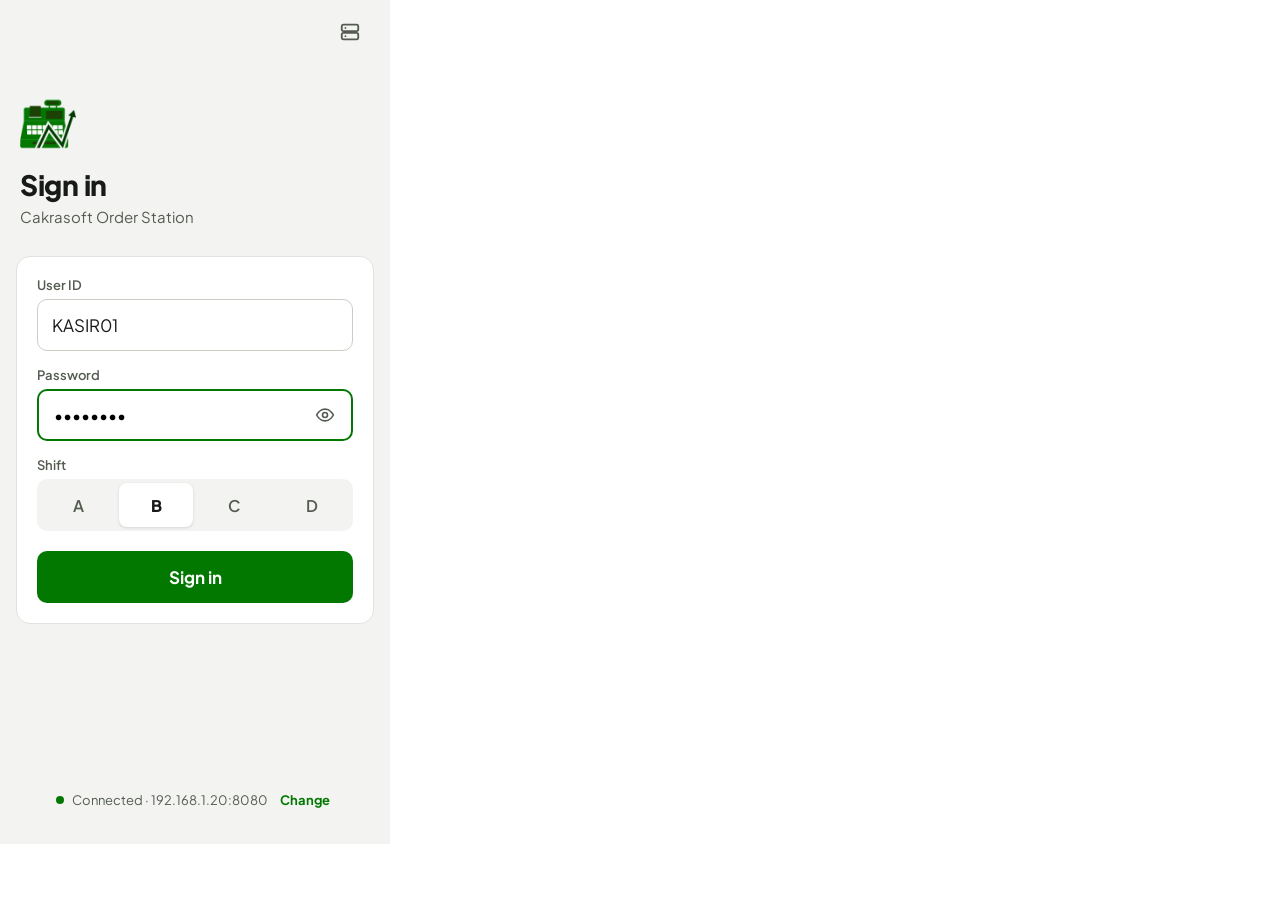
<file: docs/design/Phone-Login.dc.html>
<!doctype html>
<html lang="en">
<head>
<meta charset="utf-8">
<title>Login</title>
<!-- design-canvas runtime omitted: open in a browser as static HTML; {{holes}} and sc-for render only in the canvas -->
</head>
<body>
<x-dc>
<helmet>
<link rel="stylesheet" href="https://fonts.googleapis.com/css2?family=Plus+Jakarta+Sans:wght@400;500;600;700;800&amp;display=swap">
<style>
body{margin:0}
a{color:#027801}a:hover{color:#015C01}
button,input{font-family:inherit}
</style>
</helmet>
<div style="width: 390px; height: 844px; box-sizing: border-box; background: #F3F4F1; font-family: 'Plus Jakarta Sans', 'Segoe UI', system-ui, sans-serif; color: #171A16; display: flex; flex-direction: column; padding: 8px 16px 24px">
  <div style="display: flex; justify-content: flex-end">
    <button aria-label="Server settings" style="width: 48px; height: 48px; border: 0; border-radius: 10px; background: transparent; display: flex; align-items: center; justify-content: center"><svg width="22" height="22" viewBox="0 0 24 24" fill="none" stroke="#545C52" stroke-width="2" stroke-linecap="round" stroke-linejoin="round" aria-hidden="true"><rect x="3" y="4" width="18" height="7" rx="2"></rect><rect x="3" y="13" width="18" height="7" rx="2"></rect><path d="M7 7.5h.01M7 16.5h.01"></path></svg></button>
  </div>
  <div style="display: flex; flex-direction: column; align-items: flex-start; gap: 16px; padding: 40px 4px 28px">
    <img src="../../assets/images/logo.png" alt="Cakrasoft" style="width: 56px; height: 56px">
    <div style="display: flex; flex-direction: column; gap: 4px">
      <h1 style="margin: 0; font-size: 28px; line-height: 34px; font-weight: 800; letter-spacing: -0.01em">Sign in</h1>
      <p style="margin: 0; font-size: 15px; line-height: 22px; color: #545C52">Cakrasoft Order Station</p>
    </div>
  </div>
  <form style="display: flex; flex-direction: column; gap: 16px; background: #FFFFFF; border: 1px solid #E1E4DE; border-radius: 14px; padding: 20px">
    <label style="display: flex; flex-direction: column; gap: 6px; font-size: 13px; font-weight: 600; color: #545C52">User ID
      <input value="KASIR01" autocomplete="username" style="height: 52px; box-sizing: border-box; border: 1px solid #C9CEC5; border-radius: 10px; padding: 0 14px; font-size: 17px; color: #171A16; text-transform: uppercase">
    </label>
    <label style="display: flex; flex-direction: column; gap: 6px; font-size: 13px; font-weight: 600; color: #545C52">Password
      <span style="display: flex; align-items: center; height: 52px; box-sizing: border-box; border: 2px solid #027801; border-radius: 10px; padding: 0 4px 0 13px">
        <input type="password" value="kasir123" autocomplete="current-password" style="flex: 1; border: 0; outline: none; font-size: 17px; background: transparent; min-width: 0">
        <button type="button" aria-label="Show password" style="width: 44px; height: 44px; border: 0; background: transparent; display: flex; align-items: center; justify-content: center"><svg width="20" height="20" viewBox="0 0 24 24" fill="none" stroke="#545C52" stroke-width="2" stroke-linecap="round" stroke-linejoin="round" aria-hidden="true"><path d="M2 12s3.5-7 10-7 10 7 10 7-3.5 7-10 7S2 12 2 12Z"></path><circle cx="12" cy="12" r="3"></circle></svg></button>
      </span>
    </label>
    <fieldset style="border: 0; margin: 0; padding: 0; display: flex; flex-direction: column; gap: 6px">
      <legend style="font-size: 13px; font-weight: 600; color: #545C52; padding: 0; margin-bottom: 6px">Shift</legend>
      <div style="display: grid; grid-template-columns: repeat(4, minmax(0, 1fr)); gap: 4px; background: #F3F4F1; border-radius: 10px; padding: 4px">
        <button type="button" style="height: 44px; border: 0; border-radius: 8px; background: transparent; font-size: 16px; font-weight: 600; color: #545C52">A</button>
        <button type="button" aria-pressed="true" style="height: 44px; border: 0; border-radius: 8px; background: #FFFFFF; box-shadow: 0 1px 3px rgba(23, 26, 22, 0.14); font-size: 16px; font-weight: 800; color: #171A16">B</button>
        <button type="button" style="height: 44px; border: 0; border-radius: 8px; background: transparent; font-size: 16px; font-weight: 600; color: #545C52">C</button>
        <button type="button" style="height: 44px; border: 0; border-radius: 8px; background: transparent; font-size: 16px; font-weight: 600; color: #545C52">D</button>
      </div>
    </fieldset>
    <button type="submit" style="height: 52px; border: 0; border-radius: 10px; background: #027801; color: #FFFFFF; font-size: 17px; font-weight: 700; margin-top: 4px">Sign in</button>
  </form>
  <div style="flex: 1"></div>
  <div style="display: flex; align-items: center; justify-content: center; gap: 8px; font-size: 13px; color: #545C52">
    <span style="width: 8px; height: 8px; border-radius: 4px; background: #027801"></span>
    <span>Connected · 192.168.1.20:8080</span>
    <a href="#" style="font-weight: 700; text-decoration: none; padding: 12px 4px">Change</a>
  </div>
</div>
</x-dc>
<script type="text/x-dc" data-dc-script data-props='{"$preview":{"width":390,"height":844}}'>
class Component extends DCLogic {
  renderVals() {
    return {};
  }
}
</script>
</body>
</html>
</file>
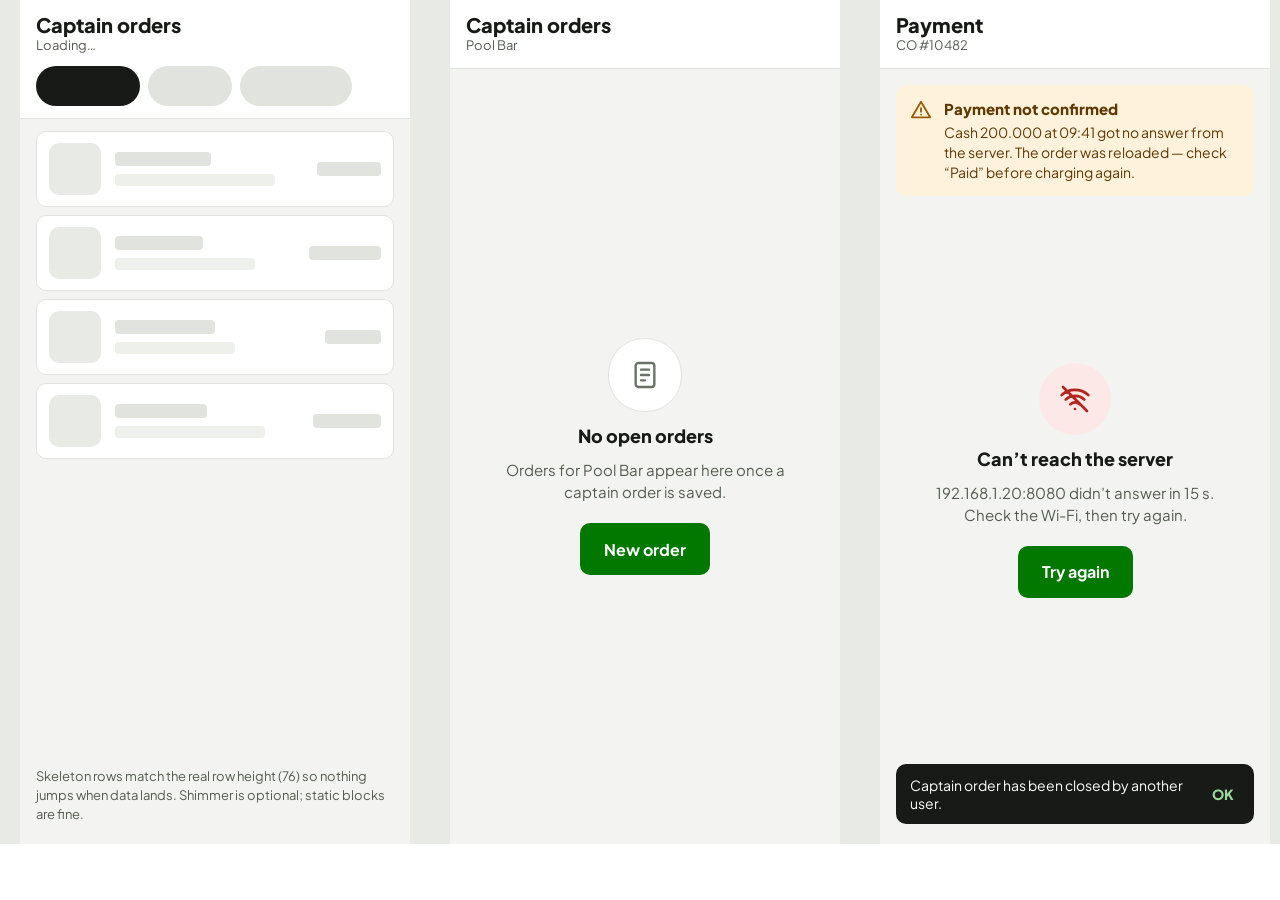
<file: docs/design/States.dc.html>
<!doctype html>
<html lang="en">
<head>
<meta charset="utf-8">
<title>States</title>
<!-- design-canvas runtime omitted: open in a browser as static HTML; {{holes}} and sc-for render only in the canvas -->
</head>
<body>
<x-dc>
<helmet>
<link rel="stylesheet" href="https://fonts.googleapis.com/css2?family=Plus+Jakarta+Sans:wght@400;500;600;700;800&amp;display=swap">
<style>
body{margin:0}
a{color:#027801}a:hover{color:#015C01}
button,input{font-family:inherit}
</style>
</helmet>
<div style="width: 1720px; height: 844px; box-sizing: border-box; padding: 0 20px; background: #E8EAE5; font-family: 'Plus Jakarta Sans', 'Segoe UI', system-ui, sans-serif; color: #171A16; display: grid; grid-template-columns: repeat(4, minmax(0, 1fr)); gap: 40px">

  <section aria-label="Loading" style="height: 844px; background: #F3F4F1; display: flex; flex-direction: column">
    <header style="background: #FFFFFF; border-bottom: 1px solid #E1E4DE; padding: 8px 16px 12px; display: flex; flex-direction: column; gap: 10px">
      <div style="display: flex; flex-direction: column; min-height: 48px; justify-content: center"><h1 style="margin: 0; font-size: 20px; font-weight: 800">Captain orders</h1><span style="font-size: 13px; color: #545C52">Loading…</span></div>
      <div style="display: flex; gap: 8px"><span style="width: 104px; height: 40px; border-radius: 20px; background: #171A16"></span><span style="width: 84px; height: 40px; border-radius: 20px; background: #E1E4DE"></span><span style="width: 112px; height: 40px; border-radius: 20px; background: #E1E4DE"></span></div>
    </header>
    <div style="padding: 12px 16px; display: flex; flex-direction: column; gap: 8px">
      <div style="height: 76px; box-sizing: border-box; border-radius: 10px; background: #FFFFFF; border: 1px solid #E1E4DE; display: flex; align-items: center; gap: 14px; padding: 12px"><span style="width: 52px; height: 52px; border-radius: 10px; background: #E8EAE5"></span><span style="flex: 1; display: flex; flex-direction: column; gap: 8px"><span style="width: 96px; height: 14px; border-radius: 4px; background: #E1E4DE"></span><span style="width: 160px; height: 12px; border-radius: 4px; background: #EEF0EC"></span></span><span style="width: 64px; height: 14px; border-radius: 4px; background: #E1E4DE"></span></div>
      <div style="height: 76px; box-sizing: border-box; border-radius: 10px; background: #FFFFFF; border: 1px solid #E1E4DE; display: flex; align-items: center; gap: 14px; padding: 12px"><span style="width: 52px; height: 52px; border-radius: 10px; background: #E8EAE5"></span><span style="flex: 1; display: flex; flex-direction: column; gap: 8px"><span style="width: 88px; height: 14px; border-radius: 4px; background: #E1E4DE"></span><span style="width: 140px; height: 12px; border-radius: 4px; background: #EEF0EC"></span></span><span style="width: 72px; height: 14px; border-radius: 4px; background: #E1E4DE"></span></div>
      <div style="height: 76px; box-sizing: border-box; border-radius: 10px; background: #FFFFFF; border: 1px solid #E1E4DE; display: flex; align-items: center; gap: 14px; padding: 12px"><span style="width: 52px; height: 52px; border-radius: 10px; background: #E8EAE5"></span><span style="flex: 1; display: flex; flex-direction: column; gap: 8px"><span style="width: 100px; height: 14px; border-radius: 4px; background: #E1E4DE"></span><span style="width: 120px; height: 12px; border-radius: 4px; background: #EEF0EC"></span></span><span style="width: 56px; height: 14px; border-radius: 4px; background: #E1E4DE"></span></div>
      <div style="height: 76px; box-sizing: border-box; border-radius: 10px; background: #FFFFFF; border: 1px solid #E1E4DE; display: flex; align-items: center; gap: 14px; padding: 12px"><span style="width: 52px; height: 52px; border-radius: 10px; background: #E8EAE5"></span><span style="flex: 1; display: flex; flex-direction: column; gap: 8px"><span style="width: 92px; height: 14px; border-radius: 4px; background: #E1E4DE"></span><span style="width: 150px; height: 12px; border-radius: 4px; background: #EEF0EC"></span></span><span style="width: 68px; height: 14px; border-radius: 4px; background: #E1E4DE"></span></div>
    </div>
    <p style="margin: auto 16px 20px; font-size: 13px; line-height: 19px; color: #545C52">Skeleton rows match the real row height (76) so nothing jumps when data lands. Shimmer is optional; static blocks are fine.</p>
  </section>

  <section aria-label="Empty" style="height: 844px; background: #F3F4F1; display: flex; flex-direction: column">
    <header style="background: #FFFFFF; border-bottom: 1px solid #E1E4DE; padding: 8px 16px 12px; min-height: 48px; display: flex; flex-direction: column; justify-content: center"><h1 style="margin: 0; font-size: 20px; font-weight: 800">Captain orders</h1><span style="font-size: 13px; color: #545C52">Pool Bar</span></header>
    <div style="flex: 1; display: flex; flex-direction: column; align-items: center; justify-content: center; gap: 12px; padding: 32px; text-align: center">
      <div style="width: 72px; height: 72px; border-radius: 36px; background: #FFFFFF; border: 1px solid #E1E4DE; display: flex; align-items: center; justify-content: center"><svg width="32" height="32" viewBox="0 0 24 24" fill="none" stroke="#6B7368" stroke-width="1.8" stroke-linecap="round" stroke-linejoin="round" aria-hidden="true"><rect x="5" y="3" width="14" height="18" rx="2"></rect><path d="M9 8h6M9 12h6M9 16h3"></path></svg></div>
      <h2 style="margin: 0; font-size: 18px; font-weight: 800">No open orders</h2>
      <p style="margin: 0; font-size: 15px; line-height: 22px; color: #545C52">Orders for Pool Bar appear here once a captain order is saved.</p>
      <a href="Phone-Order.dc.html" style="margin-top: 8px; height: 52px; padding: 0 24px; border-radius: 10px; background: #027801; color: #FFFFFF; text-decoration: none; font-size: 16px; font-weight: 700; display: flex; align-items: center">New order</a>
    </div>
  </section>

  <section aria-label="Error" style="height: 844px; background: #F3F4F1; display: flex; flex-direction: column">
    <header style="background: #FFFFFF; border-bottom: 1px solid #E1E4DE; padding: 8px 16px 12px; min-height: 48px; display: flex; flex-direction: column; justify-content: center"><h1 style="margin: 0; font-size: 20px; font-weight: 800">Payment</h1><span style="font-size: 13px; color: #545C52">CO #10482</span></header>
    <div role="alert" style="margin: 16px 16px 0; padding: 14px; border-radius: 10px; background: #FFF2DC; display: flex; gap: 12px">
      <svg width="22" height="22" viewBox="0 0 24 24" fill="none" stroke="#9A5B00" stroke-width="2" stroke-linecap="round" stroke-linejoin="round" aria-hidden="true" style="flex: 0 0 auto"><path d="M12 3 2 20h20Z"></path><path d="M12 10v4M12 17h.01"></path></svg>
      <div style="display: flex; flex-direction: column; gap: 4px"><span style="font-size: 15px; font-weight: 800; color: #5E3800">Payment not confirmed</span><span style="font-size: 14px; line-height: 20px; color: #5E3800">Cash 200.000 at 09:41 got no answer from the server. The order was reloaded — check “Paid” before charging again.</span></div>
    </div>
    <div style="flex: 1; display: flex; flex-direction: column; align-items: center; justify-content: center; gap: 12px; padding: 32px; text-align: center">
      <div style="width: 72px; height: 72px; border-radius: 36px; background: #FCE9E7; display: flex; align-items: center; justify-content: center"><svg width="32" height="32" viewBox="0 0 24 24" fill="none" stroke="#B3261E" stroke-width="2" stroke-linecap="round" stroke-linejoin="round" aria-hidden="true"><path d="M2 9a15 15 0 0 1 20 0M5 12.5a10 10 0 0 1 14 0M8.5 16a5 5 0 0 1 7 0M12 19.5h.01M3 3l18 18"></path></svg></div>
      <h2 style="margin: 0; font-size: 18px; font-weight: 800">Can’t reach the server</h2>
      <p style="margin: 0; font-size: 15px; line-height: 22px; color: #545C52">192.168.1.20:8080 didn’t answer in 15 s. Check the Wi-Fi, then try again.</p>
      <button style="margin-top: 8px; height: 52px; padding: 0 24px; border: 0; border-radius: 10px; background: #027801; color: #FFFFFF; font-size: 16px; font-weight: 700">Try again</button>
    </div>
    <div style="margin: 0 16px 20px; padding: 12px 14px; border-radius: 10px; background: #171A16; color: #FFFFFF; font-size: 14px; display: flex; align-items: center; justify-content: space-between; gap: 12px"><span>Captain order has been closed by another user.</span><button style="height: 36px; border: 0; background: transparent; color: #9CD69A; font-size: 14px; font-weight: 800">OK</button></div>
  </section>

  <section aria-label="Authorise" style="height: 844px; background: rgba(23, 26, 22, 0.42); display: flex; flex-direction: column; justify-content: flex-end">
    <div style="background: #FFFFFF; border-radius: 16px 16px 0 0; padding: 8px 20px 20px; display: flex; flex-direction: column; gap: 16px">
      <div style="display: flex; justify-content: center"><span style="width: 36px; height: 4px; border-radius: 2px; background: #C9CEC5"></span></div>
      <div style="display: flex; align-items: center; gap: 12px">
        <span style="width: 44px; height: 44px; border-radius: 10px; background: #FCE9E7; display: flex; align-items: center; justify-content: center"><svg width="22" height="22" viewBox="0 0 24 24" fill="none" stroke="#B3261E" stroke-width="2" stroke-linecap="round" stroke-linejoin="round" aria-hidden="true"><rect x="5" y="11" width="14" height="10" rx="2"></rect><path d="M8 11V8a4 4 0 0 1 8 0v3"></path></svg></span>
        <div style="display: flex; flex-direction: column"><h2 style="margin: 0; font-size: 18px; font-weight: 800">Supervisor needed</h2><span style="font-size: 14px; color: #545C52">Remove item · Es Teh Manis × 3</span></div>
      </div>
      <label style="display: flex; flex-direction: column; gap: 6px; font-size: 13px; font-weight: 600; color: #545C52">Supervisor ID
        <input value="SPV02" style="height: 52px; box-sizing: border-box; border: 1px solid #C9CEC5; border-radius: 10px; padding: 0 14px; font-size: 17px; color: #171A16">
      </label>
      <label style="display: flex; flex-direction: column; gap: 6px; font-size: 13px; font-weight: 600; color: #545C52">Password
        <input type="password" value="supervisor" style="height: 52px; box-sizing: border-box; border: 2px solid #B3261E; border-radius: 10px; padding: 0 13px; font-size: 17px">
        <span style="font-size: 13px; font-weight: 600; color: #B3261E">You don’t have access</span>
      </label>
      <div style="display: grid; grid-template-columns: repeat(2, minmax(0, 1fr)); gap: 8px">
        <button style="height: 52px; border: 1px solid #C9CEC5; border-radius: 10px; background: #FFFFFF; font-size: 16px; font-weight: 700">Cancel</button>
        <button style="height: 52px; border: 0; border-radius: 10px; background: #027801; color: #FFFFFF; font-size: 16px; font-weight: 700">Authorise</button>
      </div>
    </div>
  </section>
</div>
</x-dc>
<script type="text/x-dc" data-dc-script data-props='{"$preview":{"width":1720,"height":844}}'>
class Component extends DCLogic {
  renderVals() {
    return {};
  }
}
</script>
</body>
</html>
</file>
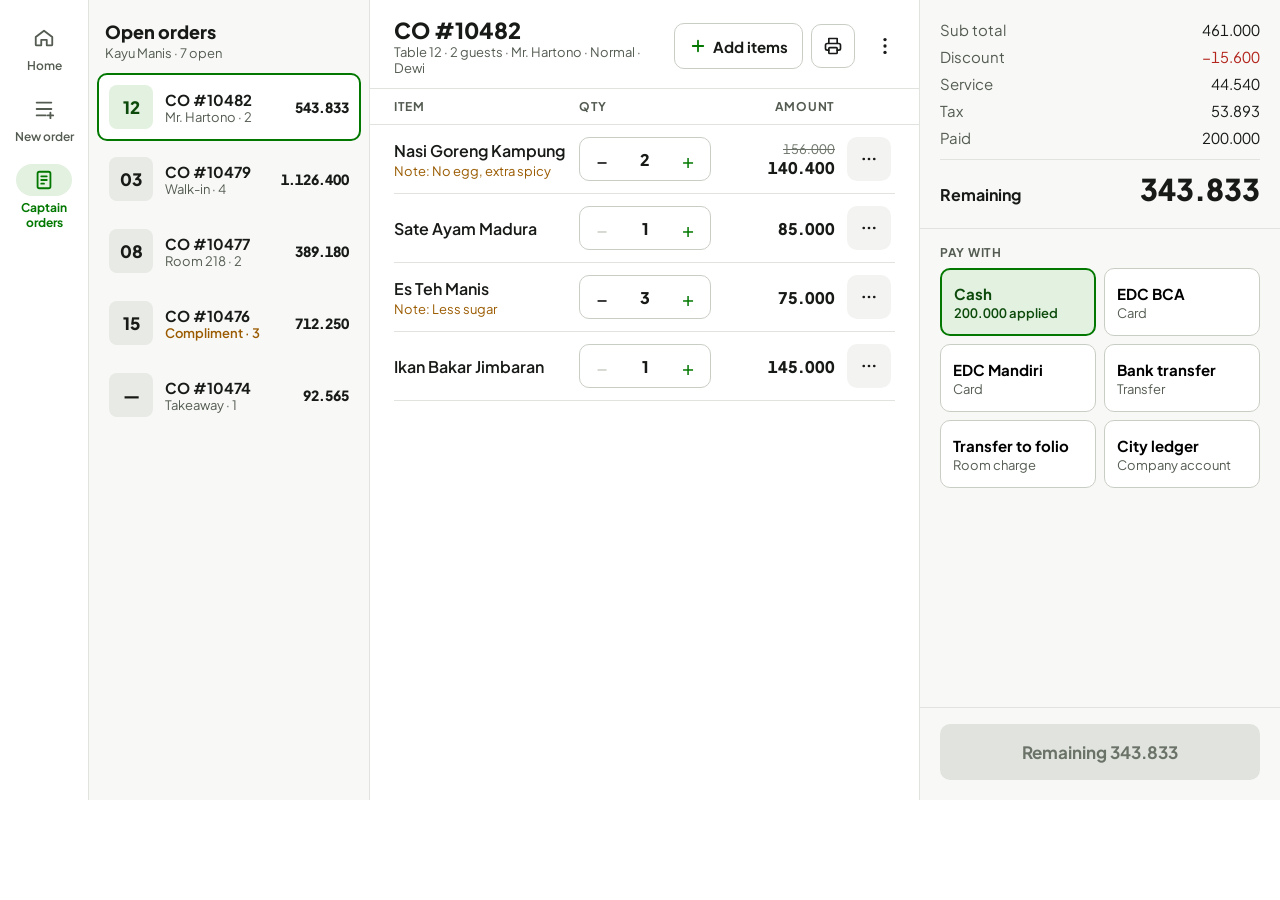
<file: docs/design/Tablet-CO.dc.html>
<!doctype html>
<html lang="en">
<head>
<meta charset="utf-8">
<title>Tablet captain order</title>
<!-- design-canvas runtime omitted: open in a browser as static HTML; {{holes}} and sc-for render only in the canvas -->
</head>
<body>
<x-dc>
<helmet>
<link rel="stylesheet" href="https://fonts.googleapis.com/css2?family=Plus+Jakarta+Sans:wght@400;500;600;700;800&amp;display=swap">
<style>
body{margin:0}
a{color:#027801}a:hover{color:#015C01}
button{font-family:inherit}
</style>
</helmet>
<div style="width: 1280px; height: 800px; box-sizing: border-box; background: #F3F4F1; font-family: 'Plus Jakarta Sans', 'Segoe UI', system-ui, sans-serif; color: #171A16; display: flex">

  <nav style="width: 88px; flex: 0 0 auto; background: #FFFFFF; border-right: 1px solid #E1E4DE; display: flex; flex-direction: column; align-items: center; gap: 8px; padding: 16px 0">
    <a href="Phone-Home.dc.html" style="width: 72px; display: flex; flex-direction: column; align-items: center; gap: 4px; text-decoration: none; color: #545C52; font-size: 12px; font-weight: 600; padding: 6px 0"><span style="width: 56px; height: 32px; display: flex; align-items: center; justify-content: center"><svg width="22" height="22" viewBox="0 0 24 24" fill="none" stroke="#545C52" stroke-width="2" stroke-linecap="round" stroke-linejoin="round" aria-hidden="true"><path d="M3 11 12 4l9 7v8a1 1 0 0 1-1 1h-5v-6H9v6H4a1 1 0 0 1-1-1Z"></path></svg></span>Home</a>
    <a href="Tablet-Order.dc.html" style="width: 72px; display: flex; flex-direction: column; align-items: center; gap: 4px; text-decoration: none; color: #545C52; font-size: 12px; font-weight: 600; padding: 6px 0"><span style="width: 56px; height: 32px; display: flex; align-items: center; justify-content: center"><svg width="22" height="22" viewBox="0 0 24 24" fill="none" stroke="#545C52" stroke-width="2" stroke-linecap="round" stroke-linejoin="round" aria-hidden="true"><path d="M4 5h16M4 12h16M4 19h10"></path><path d="M19 16v6M16 19h6"></path></svg></span>New order</a>
    <a href="#" aria-current="page" style="width: 72px; display: flex; flex-direction: column; align-items: center; gap: 4px; text-decoration: none; color: #027801; font-size: 12px; font-weight: 700; padding: 6px 0; text-align: center"><span style="width: 56px; height: 32px; border-radius: 16px; background: #E3F1E0; display: flex; align-items: center; justify-content: center"><svg width="22" height="22" viewBox="0 0 24 24" fill="none" stroke="#027801" stroke-width="2" stroke-linecap="round" stroke-linejoin="round" aria-hidden="true"><rect x="5" y="3" width="14" height="18" rx="2"></rect><path d="M9 8h6M9 12h6M9 16h3"></path></svg></span>Captain orders</a>
  </nav>

  <aside style="width: 280px; flex: 0 0 auto; background: #F8F9F7; border-right: 1px solid #E1E4DE; display: flex; flex-direction: column">
    <div style="padding: 20px 16px 12px; display: flex; flex-direction: column; gap: 2px"><h2 style="margin: 0; font-size: 18px; font-weight: 800">Open orders</h2><span style="font-size: 13px; color: #545C52">Kayu Manis · 7 open</span></div>
    <div style="flex: 1; overflow-y: auto; padding: 0 8px; display: flex; flex-direction: column; gap: 4px">
      <a href="#" aria-current="true" style="display: flex; align-items: center; gap: 12px; padding: 10px; border-radius: 10px; background: #FFFFFF; border: 2px solid #027801; text-decoration: none; color: inherit"><span style="width: 44px; height: 44px; border-radius: 8px; background: #E3F1E0; display: flex; align-items: center; justify-content: center; font-size: 17px; font-weight: 800; color: #0B4A0A">12</span><span style="flex: 1; display: flex; flex-direction: column"><span style="font-size: 15px; font-weight: 700">CO #10482</span><span style="font-size: 13px; color: #545C52">Mr. Hartono · 2</span></span><span style="font-size: 14px; font-weight: 800; font-variant-numeric: tabular-nums">543.833</span></a>
      <a href="#" style="display: flex; align-items: center; gap: 12px; padding: 12px; border-radius: 10px; text-decoration: none; color: inherit"><span style="width: 44px; height: 44px; border-radius: 8px; background: #E8EAE5; display: flex; align-items: center; justify-content: center; font-size: 17px; font-weight: 800">03</span><span style="flex: 1; display: flex; flex-direction: column"><span style="font-size: 15px; font-weight: 700">CO #10479</span><span style="font-size: 13px; color: #545C52">Walk-in · 4</span></span><span style="font-size: 14px; font-weight: 800; font-variant-numeric: tabular-nums">1.126.400</span></a>
      <a href="#" style="display: flex; align-items: center; gap: 12px; padding: 12px; border-radius: 10px; text-decoration: none; color: inherit"><span style="width: 44px; height: 44px; border-radius: 8px; background: #E8EAE5; display: flex; align-items: center; justify-content: center; font-size: 17px; font-weight: 800">08</span><span style="flex: 1; display: flex; flex-direction: column"><span style="font-size: 15px; font-weight: 700">CO #10477</span><span style="font-size: 13px; color: #545C52">Room 218 · 2</span></span><span style="font-size: 14px; font-weight: 800; font-variant-numeric: tabular-nums">389.180</span></a>
      <a href="#" style="display: flex; align-items: center; gap: 12px; padding: 12px; border-radius: 10px; text-decoration: none; color: inherit"><span style="width: 44px; height: 44px; border-radius: 8px; background: #E8EAE5; display: flex; align-items: center; justify-content: center; font-size: 17px; font-weight: 800">15</span><span style="flex: 1; display: flex; flex-direction: column"><span style="font-size: 15px; font-weight: 700">CO #10476</span><span style="font-size: 13px; color: #9A5B00; font-weight: 600">Compliment · 3</span></span><span style="font-size: 14px; font-weight: 800; font-variant-numeric: tabular-nums">712.250</span></a>
      <a href="#" style="display: flex; align-items: center; gap: 12px; padding: 12px; border-radius: 10px; text-decoration: none; color: inherit"><span style="width: 44px; height: 44px; border-radius: 8px; background: #E8EAE5; display: flex; align-items: center; justify-content: center; font-size: 17px; font-weight: 800">—</span><span style="flex: 1; display: flex; flex-direction: column"><span style="font-size: 15px; font-weight: 700">CO #10474</span><span style="font-size: 13px; color: #545C52">Takeaway · 1</span></span><span style="font-size: 14px; font-weight: 800; font-variant-numeric: tabular-nums">92.565</span></a>
    </div>
  </aside>

  <main style="flex: 1; min-width: 0; display: flex; flex-direction: column; background: #FFFFFF">
    <header style="display: flex; align-items: center; gap: 8px; padding: 16px 12px 12px 24px; border-bottom: 1px solid #E1E4DE">
      <div style="flex: 1; display: flex; flex-direction: column"><h1 style="margin: 0; font-size: 22px; font-weight: 800">CO #10482</h1><span style="font-size: 13px; color: #545C52">Table 12 · 2 guests · Mr. Hartono · Normal · Dewi</span></div>
      <a href="Tablet-Order.dc.html" style="height: 44px; padding: 0 14px; border: 1px solid #C9CEC5; border-radius: 10px; text-decoration: none; color: #171A16; font-size: 15px; font-weight: 700; display: flex; align-items: center; gap: 6px"><svg width="18" height="18" viewBox="0 0 24 24" fill="none" stroke="#027801" stroke-width="2.4" stroke-linecap="round" aria-hidden="true"><path d="M12 5v14M5 12h14"></path></svg>Add items</a>
      <button aria-label="Print to kitchen" style="width: 44px; height: 44px; border: 1px solid #C9CEC5; border-radius: 10px; background: #FFFFFF; display: flex; align-items: center; justify-content: center"><svg width="20" height="20" viewBox="0 0 24 24" fill="none" stroke="#171A16" stroke-width="2" stroke-linecap="round" stroke-linejoin="round" aria-hidden="true"><path d="M7 9V3h10v6M7 17H5a2 2 0 0 1-2-2v-4a2 2 0 0 1 2-2h14a2 2 0 0 1 2 2v4a2 2 0 0 1-2 2h-2"></path><rect x="7" y="14" width="10" height="7" rx="1"></rect></svg></button>
      <button aria-label="More actions" style="width: 44px; height: 44px; border: 0; background: transparent; display: flex; align-items: center; justify-content: center"><svg width="22" height="22" viewBox="0 0 24 24" fill="#171A16" aria-hidden="true"><circle cx="12" cy="5" r="1.8"></circle><circle cx="12" cy="12" r="1.8"></circle><circle cx="12" cy="19" r="1.8"></circle></svg></button>
    </header>
    <div style="display: grid; grid-template-columns: minmax(0, 1fr) 132px 112px 48px; gap: 12px; padding: 10px 24px; font-size: 12px; font-weight: 700; letter-spacing: 0.06em; text-transform: uppercase; color: #545C52; border-bottom: 1px solid #E1E4DE"><span>Item</span><span>Qty</span><span style="text-align: right">Amount</span><span></span></div>
    <div style="flex: 1; overflow-y: auto; padding: 0 24px">
      <div style="display: grid; grid-template-columns: minmax(0, 1fr) 132px 112px 48px; gap: 12px; align-items: center; padding: 12px 0; border-bottom: 1px solid #E1E4DE">
        <span style="display: flex; flex-direction: column; gap: 2px"><span style="font-size: 16px; font-weight: 600">Nasi Goreng Kampung</span><span style="font-size: 13px; color: #9A5B00">Note: No egg, extra spicy</span></span>
        <span style="display: flex; align-items: center; border: 1px solid #C9CEC5; border-radius: 10px; height: 44px; width: 132px; box-sizing: border-box"><button aria-label="Decrease" style="width: 44px; height: 42px; border: 0; background: transparent; font-size: 20px">−</button><span style="flex: 1; text-align: center; font-size: 16px; font-weight: 800">2</span><button aria-label="Increase" style="width: 44px; height: 42px; border: 0; background: transparent; font-size: 20px; color: #027801">+</button></span>
        <span style="display: flex; flex-direction: column; align-items: flex-end"><span style="font-size: 13px; color: #6B7368; text-decoration: line-through; font-variant-numeric: tabular-nums">156.000</span><span style="font-size: 16px; font-weight: 800; font-variant-numeric: tabular-nums">140.400</span></span>
        <button aria-label="Options for Nasi Goreng Kampung" style="width: 44px; height: 44px; border: 0; border-radius: 10px; background: #F3F4F1; display: flex; align-items: center; justify-content: center"><svg width="18" height="18" viewBox="0 0 24 24" fill="#171A16" aria-hidden="true"><circle cx="5" cy="12" r="1.8"></circle><circle cx="12" cy="12" r="1.8"></circle><circle cx="19" cy="12" r="1.8"></circle></svg></button>
      </div>
      <div style="display: grid; grid-template-columns: minmax(0, 1fr) 132px 112px 48px; gap: 12px; align-items: center; padding: 12px 0; border-bottom: 1px solid #E1E4DE">
        <span style="font-size: 16px; font-weight: 600">Sate Ayam Madura</span>
        <span style="display: flex; align-items: center; border: 1px solid #C9CEC5; border-radius: 10px; height: 44px; width: 132px; box-sizing: border-box"><button aria-label="Decrease" style="width: 44px; height: 42px; border: 0; background: transparent; font-size: 20px; color: #C9CEC5">−</button><span style="flex: 1; text-align: center; font-size: 16px; font-weight: 800">1</span><button aria-label="Increase" style="width: 44px; height: 42px; border: 0; background: transparent; font-size: 20px; color: #027801">+</button></span>
        <span style="text-align: right; font-size: 16px; font-weight: 800; font-variant-numeric: tabular-nums">85.000</span>
        <button aria-label="Options for Sate Ayam Madura" style="width: 44px; height: 44px; border: 0; border-radius: 10px; background: #F3F4F1; display: flex; align-items: center; justify-content: center"><svg width="18" height="18" viewBox="0 0 24 24" fill="#171A16" aria-hidden="true"><circle cx="5" cy="12" r="1.8"></circle><circle cx="12" cy="12" r="1.8"></circle><circle cx="19" cy="12" r="1.8"></circle></svg></button>
      </div>
      <div style="display: grid; grid-template-columns: minmax(0, 1fr) 132px 112px 48px; gap: 12px; align-items: center; padding: 12px 0; border-bottom: 1px solid #E1E4DE">
        <span style="display: flex; flex-direction: column; gap: 2px"><span style="font-size: 16px; font-weight: 600">Es Teh Manis</span><span style="font-size: 13px; color: #9A5B00">Note: Less sugar</span></span>
        <span style="display: flex; align-items: center; border: 1px solid #C9CEC5; border-radius: 10px; height: 44px; width: 132px; box-sizing: border-box"><button aria-label="Decrease" style="width: 44px; height: 42px; border: 0; background: transparent; font-size: 20px">−</button><span style="flex: 1; text-align: center; font-size: 16px; font-weight: 800">3</span><button aria-label="Increase" style="width: 44px; height: 42px; border: 0; background: transparent; font-size: 20px; color: #027801">+</button></span>
        <span style="text-align: right; font-size: 16px; font-weight: 800; font-variant-numeric: tabular-nums">75.000</span>
        <button aria-label="Options for Es Teh Manis" style="width: 44px; height: 44px; border: 0; border-radius: 10px; background: #F3F4F1; display: flex; align-items: center; justify-content: center"><svg width="18" height="18" viewBox="0 0 24 24" fill="#171A16" aria-hidden="true"><circle cx="5" cy="12" r="1.8"></circle><circle cx="12" cy="12" r="1.8"></circle><circle cx="19" cy="12" r="1.8"></circle></svg></button>
      </div>
      <div style="display: grid; grid-template-columns: minmax(0, 1fr) 132px 112px 48px; gap: 12px; align-items: center; padding: 12px 0; border-bottom: 1px solid #E1E4DE">
        <span style="font-size: 16px; font-weight: 600">Ikan Bakar Jimbaran</span>
        <span style="display: flex; align-items: center; border: 1px solid #C9CEC5; border-radius: 10px; height: 44px; width: 132px; box-sizing: border-box"><button aria-label="Decrease" style="width: 44px; height: 42px; border: 0; background: transparent; font-size: 20px; color: #C9CEC5">−</button><span style="flex: 1; text-align: center; font-size: 16px; font-weight: 800">1</span><button aria-label="Increase" style="width: 44px; height: 42px; border: 0; background: transparent; font-size: 20px; color: #027801">+</button></span>
        <span style="text-align: right; font-size: 16px; font-weight: 800; font-variant-numeric: tabular-nums">145.000</span>
        <button aria-label="Options for Ikan Bakar Jimbaran" style="width: 44px; height: 44px; border: 0; border-radius: 10px; background: #F3F4F1; display: flex; align-items: center; justify-content: center"><svg width="18" height="18" viewBox="0 0 24 24" fill="#171A16" aria-hidden="true"><circle cx="5" cy="12" r="1.8"></circle><circle cx="12" cy="12" r="1.8"></circle><circle cx="19" cy="12" r="1.8"></circle></svg></button>
      </div>
    </div>
  </main>

  <section aria-label="Payment" style="width: 360px; flex: 0 0 auto; background: #F8F9F7; border-left: 1px solid #E1E4DE; display: flex; flex-direction: column">
    <div style="padding: 20px; display: flex; flex-direction: column; gap: 8px; border-bottom: 1px solid #E1E4DE">
      <div style="display: flex; justify-content: space-between; font-size: 15px"><span style="color: #545C52">Sub total</span><span style="font-variant-numeric: tabular-nums">461.000</span></div>
      <div style="display: flex; justify-content: space-between; font-size: 15px"><span style="color: #545C52">Discount</span><span style="font-variant-numeric: tabular-nums; color: #B3261E">−15.600</span></div>
      <div style="display: flex; justify-content: space-between; font-size: 15px"><span style="color: #545C52">Service</span><span style="font-variant-numeric: tabular-nums">44.540</span></div>
      <div style="display: flex; justify-content: space-between; font-size: 15px"><span style="color: #545C52">Tax</span><span style="font-variant-numeric: tabular-nums">53.893</span></div>
      <div style="display: flex; justify-content: space-between; font-size: 15px"><span style="color: #545C52">Paid</span><span style="font-variant-numeric: tabular-nums">200.000</span></div>
      <div style="display: flex; justify-content: space-between; align-items: baseline; border-top: 1px solid #E1E4DE; padding-top: 10px; margin-top: 4px"><span style="font-size: 16px; font-weight: 700">Remaining</span><span style="font-size: 30px; font-weight: 800; font-variant-numeric: tabular-nums">343.833</span></div>
    </div>
    <div style="flex: 1; overflow-y: auto; padding: 16px 20px; display: flex; flex-direction: column; gap: 8px">
      <span style="font-size: 12px; font-weight: 700; letter-spacing: 0.06em; text-transform: uppercase; color: #545C52">Pay with</span>
      <div style="display: grid; grid-template-columns: repeat(2, minmax(0, 1fr)); gap: 8px">
        <button style="min-height: 68px; border: 2px solid #027801; border-radius: 10px; background: #E3F1E0; display: flex; flex-direction: column; align-items: flex-start; justify-content: center; gap: 2px; padding: 8px 12px; text-align: left"><span style="font-size: 15px; font-weight: 700; color: #0B4A0A">Cash</span><span style="font-size: 13px; font-weight: 600; color: #0B4A0A; font-variant-numeric: tabular-nums">200.000 applied</span></button>
        <button style="min-height: 68px; border: 1px solid #C9CEC5; border-radius: 10px; background: #FFFFFF; display: flex; flex-direction: column; align-items: flex-start; justify-content: center; gap: 2px; padding: 8px 12px; text-align: left"><span style="font-size: 15px; font-weight: 700">EDC BCA</span><span style="font-size: 13px; color: #545C52">Card</span></button>
        <button style="min-height: 68px; border: 1px solid #C9CEC5; border-radius: 10px; background: #FFFFFF; display: flex; flex-direction: column; align-items: flex-start; justify-content: center; gap: 2px; padding: 8px 12px; text-align: left"><span style="font-size: 15px; font-weight: 700">EDC Mandiri</span><span style="font-size: 13px; color: #545C52">Card</span></button>
        <button style="min-height: 68px; border: 1px solid #C9CEC5; border-radius: 10px; background: #FFFFFF; display: flex; flex-direction: column; align-items: flex-start; justify-content: center; gap: 2px; padding: 8px 12px; text-align: left"><span style="font-size: 15px; font-weight: 700">Bank transfer</span><span style="font-size: 13px; color: #545C52">Transfer</span></button>
        <button style="min-height: 68px; border: 1px solid #C9CEC5; border-radius: 10px; background: #FFFFFF; display: flex; flex-direction: column; align-items: flex-start; justify-content: center; gap: 2px; padding: 8px 12px; text-align: left"><span style="font-size: 15px; font-weight: 700">Transfer to folio</span><span style="font-size: 13px; color: #545C52">Room charge</span></button>
        <button style="min-height: 68px; border: 1px solid #C9CEC5; border-radius: 10px; background: #FFFFFF; display: flex; flex-direction: column; align-items: flex-start; justify-content: center; gap: 2px; padding: 8px 12px; text-align: left"><span style="font-size: 15px; font-weight: 700">City ledger</span><span style="font-size: 13px; color: #545C52">Company account</span></button>
      </div>
    </div>
    <div style="padding: 16px 20px 20px; border-top: 1px solid #E1E4DE">
      <button disabled style="width: 100%; height: 56px; border: 0; border-radius: 10px; background: #E1E4DE; color: #6B7368; font-size: 17px; font-weight: 700">Remaining 343.833</button>
    </div>
  </section>
</div>
</x-dc>
<script type="text/x-dc" data-dc-script data-props='{"$preview":{"width":1280,"height":800}}'>
class Component extends DCLogic {
  renderVals() {
    return {};
  }
}
</script>
</body>
</html>
</file>
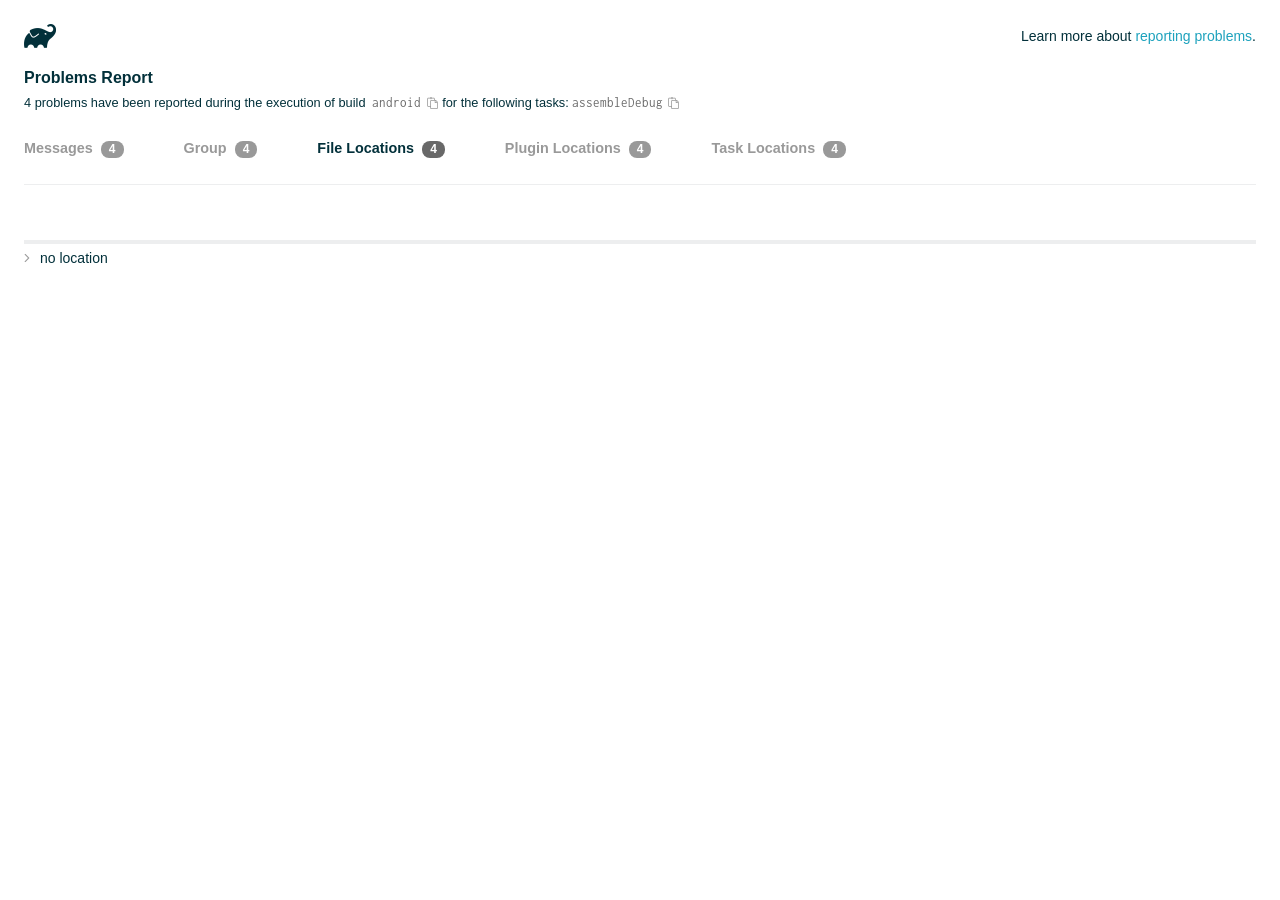
<file: android/build/reports/problems/problems-report.html>
<!DOCTYPE html>

<html lang="en">
<head>
    <!-- Required meta tags -->
    <meta charset="utf-8">
    <meta name="viewport" content="width=device-width, initial-scale=1, shrink-to-fit=no">

                    <style type="text/css">
                /*! normalize.css v7.0.0 | MIT License | github.com/necolas/normalize.css */
html {
    line-height: 1.15;
    -ms-text-size-adjust: 100%;
    -webkit-text-size-adjust: 100%
}

body {
    margin: 0
}

article, aside, footer, header, nav, section {
    display: block
}

h1 {
    font-size: 2em;
    margin: .67em 0
}

figcaption, figure, main {
    display: block
}

figure {
    margin: 1em 40px
}

hr {
    box-sizing: content-box;
    height: 0;
    overflow: visible
}

pre {
    font-family: monospace, monospace;
    font-size: 1em
}

a {
    background-color: transparent;
    -webkit-text-decoration-skip: objects
}

abbr[title] {
    border-bottom: none;
    text-decoration: underline;
    text-decoration: underline dotted
}

b, strong {
    font-weight: inherit
}

b, strong {
    font-weight: bolder
}

code, kbd, samp {
    font-family: monospace, monospace;
    font-size: 1em
}

dfn {
    font-style: italic
}

mark {
    background-color: #ff0;
    color: #000
}

small {
    font-size: 80%
}

sub, sup {
    font-size: 75%;
    line-height: 0;
    position: relative;
    vertical-align: baseline
}

sub {
    bottom: -.25em
}

sup {
    top: -.5em
}

audio, video {
    display: inline-block
}

audio:not([controls]) {
    display: none;
    height: 0
}

img {
    border-style: none
}

svg:not(:root) {
    overflow: hidden
}

button, input, optgroup, select, textarea {
    font-family: sans-serif;
    font-size: 100%;
    line-height: 1.15;
    margin: 0
}

button, input {
    overflow: visible
}

button, select {
    text-transform: none
}

[type=reset], [type=submit], button, html [type=button] {
    -webkit-appearance: button
}

[type=button]::-moz-focus-inner, [type=reset]::-moz-focus-inner, [type=submit]::-moz-focus-inner, button::-moz-focus-inner {
    border-style: none;
    padding: 0
}

[type=button]:-moz-focusring, [type=reset]:-moz-focusring, [type=submit]:-moz-focusring, button:-moz-focusring {
    outline: 1px dotted ButtonText
}

fieldset {
    padding: .35em .75em .625em
}

legend {
    box-sizing: border-box;
    color: inherit;
    display: table;
    max-width: 100%;
    padding: 0;
    white-space: normal
}

progress {
    display: inline-block;
    vertical-align: baseline
}

textarea {
    overflow: auto
}

[type=checkbox], [type=radio] {
    box-sizing: border-box;
    padding: 0
}

[type=number]::-webkit-inner-spin-button, [type=number]::-webkit-outer-spin-button {
    height: auto
}

[type=search] {
    -webkit-appearance: textfield;
    outline-offset: -2px
}

[type=search]::-webkit-search-cancel-button, [type=search]::-webkit-search-decoration {
    -webkit-appearance: none
}

::-webkit-file-upload-button {
    -webkit-appearance: button;
    font: inherit
}

details, menu {
    display: block
}

summary {
    display: list-item
}

canvas {
    display: inline-block
}

template {
    display: none
}

[hidden] {
    display: none
}

/* configuration cache styles */

.report-wrapper {
    margin: 0;
    padding: 0 24px;
}

.gradle-logo {
    width: 32px;
    height: 24px;
    background-image: url("[data-uri]");
    background-size: contain;
}

.header {
    display: flex;
    flex-wrap: wrap;
    position: fixed;
    top: 0;
    left: 0;
    width: 100%;
    padding: 24px 24px 0 24px;
    background-color: white;
    z-index: 1;
}

.learn-more {
    margin-left: auto;
    align-self: center;
    font-size: 0.875rem;
    font-weight: normal;
}

.title {
    display: flex;
    align-items: center;
    padding: 18px 0 24px 0;
    flex: 1 0 100%;
}

.content {
    font-size: 0.875rem;
    padding: 240px 0 48px;
    overflow-x: auto;
    white-space: nowrap;
}

.content ol:first-of-type {
    margin: 0;
}

.tree-btn {
    cursor: pointer;
    display: inline-block;
    width: 16px;
    height: 16px;
    background-size: contain;
    background-repeat: no-repeat;
    vertical-align: middle;
    margin-top: -0.2em;
}

.tree-btn.collapsed {
    background-image: url('data:image/svg+xml;utf8,<svg xmlns="http://www.w3.org/2000/svg" viewBox="0 0 192 512"><path d="M166.9 264.5l-117.8 116c-4.7 4.7-12.3 4.7-17 0l-7.1-7.1c-4.7-4.7-4.7-12.3 0-17L127.3 256 25.1 155.6c-4.7-4.7-4.7-12.3 0-17l7.1-7.1c4.7-4.7 12.3-4.7 17 0l117.8 116c4.6 4.7 4.6 12.3-.1 17z" fill="%23999999" stroke="%23999999"/></svg>');
}

.tree-btn.expanded {
    background-image: url('data:image/svg+xml;utf8,<svg xmlns="http://www.w3.org/2000/svg" viewBox="0 0 256 512"><path d="M119.5 326.9L3.5 209.1c-4.7-4.7-4.7-12.3 0-17l7.1-7.1c4.7-4.7 12.3-4.7 17 0L128 287.3l100.4-102.2c4.7-4.7 12.3-4.7 17 0l7.1 7.1c4.7 4.7 4.7 12.3 0 17L136.5 327c-4.7 4.6-12.3 4.6-17-.1z" fill="%23999999" stroke="%23999999"/></svg>');
}

ul .tree-btn {
    margin-right: 3px;
}

.leaf-icon {
    display: inline-block;
    width: 16px;
    height: 16px;
    background-image: url('data:image/svg+xml;utf8,<svg xmlns="http://www.w3.org/2000/svg" viewBox="0 0 256 512"><path d="M32 256 H224" stroke="%23999999" stroke-width="48" stroke-linecap="round"/></svg>');
    background-size: contain;
    background-repeat: no-repeat;
    vertical-align: middle;
    margin-top: -0.2em;
}

.invisible-text {
    user-select: all; /* Allow the text to be selectable */
    color: transparent; /* Hide the text */
    text-indent: -9999px; /* Move the text out of view */
    position: relative;
    white-space: pre; /* Preserve meaningful whitespace in the invisible text for copying */
}

.text-for-copy {
    display: inline-block;
}

.enum-icon {
    display: inline-block;
    width: 16px;
    height: 16px;
    background-image: url('data:image/svg+xml;utf8,<svg xmlns="http://www.w3.org/2000/svg" viewBox="0 0 1024 1024"><circle cx="512" cy="512" r="200" /></svg>');
    background-size: contain;
    background-repeat: no-repeat;
    vertical-align: middle;
    margin-inline-start: 0.5ex;
    margin-inline-end: 0.5ex;
    margin-top: -0.2em;
}

.error-icon {
    display: inline-block;
    width: 16px;
    height: 16px;
    background-image: url('data:image/svg+xml;utf8,<svg xmlns="http://www.w3.org/2000/svg" viewBox="0 0 320 512"><path d="M193.94 256L296.5 153.44l21.15-21.15c3.12-3.12 3.12-8.19 0-11.31l-22.63-22.63c-3.12-3.12-8.19-3.12-11.31 0L160 222.06 36.29 98.34c-3.12-3.12-8.19-3.12-11.31 0L2.34 120.97c-3.12 3.12-3.12 8.19 0 11.31L126.06 256 2.34 379.71c-3.12 3.12-3.12 8.19 0 11.31l22.63 22.63c3.12 3.12 8.19 3.12 11.31 0L160 289.94 262.56 392.5l21.15 21.15c3.12 3.12 8.19 3.12 11.31 0l22.63-22.63c3.12-3.12 3.12-8.19 0-11.31L193.94 256z" fill="%23FC461E" stroke="%23FC461E"/></svg>');
    background-size: contain;
    background-repeat: no-repeat;
    vertical-align: middle;
    margin-inline-start: 0.5ex;
    margin-inline-end: 0.5ex;
    margin-top: -0.2em;
}

.advice-icon {
    display: inline-block;
    width: 16px;
    height: 16px;
    background-image: url('data:image/svg+xml;utf8,<svg width="800px" height="800px" viewBox="-4.93 0 122.88 122.88" version="1.1" id="Layer_1" xmlns="http://www.w3.org/2000/svg" xmlns:xlink="http://www.w3.org/1999/xlink"  style="enable-background:new 0 0 113.01 122.88" xml:space="preserve"><g><path d="M44.13,102.06c-1.14,0.03-2.14-0.81-2.3-1.96c-0.17-1.2,0.64-2.31,1.82-2.54c-1.3-7.37-4.85-11.43-8.6-15.72 c-2.92-3.34-5.95-6.81-8.34-11.92c-2.35-5.03-3.64-10.23-3.6-15.63c0.05-5.4,1.42-10.96,4.4-16.71c0.02-0.04,0.04-0.07,0.06-0.11 l0,0c3.91-6.62,9.38-11.04,15.47-13.52c5.11-2.09,10.66-2.8,16.1-2.3c5.42,0.5,10.73,2.2,15.37,4.94 c5.9,3.49,10.75,8.67,13.42,15.21c1.44,3.54,2.42,7.49,2.54,11.82c0.12,4.31-0.62,8.96-2.61,13.88 c-2.66,6.59-6.18,10.68-9.47,14.51c-3.03,3.53-5.85,6.81-7.42,11.84c0.89,0.21,1.59,0.94,1.73,1.9c0.17,1.24-0.7,2.39-1.94,2.56 l-0.77,0.11c-0.14,1.09-0.23,2.26-0.27,3.51l0.25-0.04c1.24-0.17,2.39,0.7,2.56,1.94c0.17,1.24-0.7,2.39-1.94,2.56l-0.78,0.11 c0.01,0.15,0.02,0.3,0.03,0.45l0,0c0.07,0.88,0.08,1.73,0.03,2.54l0.13-0.02c1.25-0.15,2.38,0.74,2.54,1.98 c0.15,1.25-0.74,2.38-1.98,2.54l-1.68,0.21c-1.2,3.11-3.34,5.48-5.87,6.94c-1.74,1.01-3.67,1.59-5.61,1.71 c-1.97,0.12-3.96-0.25-5.78-1.13c-2.08-1.02-3.94-2.71-5.29-5.14c-0.65-0.33-1.13-0.97-1.23-1.75c-0.04-0.31-0.01-0.61,0.07-0.89 c-0.39-1.16-0.68-2.43-0.87-3.83l-0.07,0.01c-1.24,0.17-2.39-0.7-2.56-1.94c-0.17-1.24,0.7-2.39,1.94-2.56l0.54-0.08 C44.19,104.32,44.18,103.16,44.13,102.06L44.13,102.06z M2.18,58.86C1.01,58.89,0.04,57.98,0,56.81c-0.04-1.17,0.88-2.14,2.05-2.18 l8.7-0.3c1.17-0.04,2.14,0.88,2.18,2.05c0.04,1.17-0.88,2.14-2.05,2.18L2.18,58.86L2.18,58.86z M110.68,50.25 c1.16-0.12,2.2,0.73,2.32,1.89c0.12,1.16-0.73,2.2-1.89,2.32l-8.66,0.91c-1.16,0.12-2.2-0.73-2.32-1.89 c-0.12-1.16,0.73-2.2,1.89-2.32L110.68,50.25L110.68,50.25z M94.91,14.78c0.65-0.97,1.96-1.23,2.93-0.58 c0.97,0.65,1.23,1.96,0.58,2.93l-4.84,7.24c-0.65,0.97-1.96,1.23-2.93,0.58c-0.97-0.65-1.23-1.96-0.58-2.93L94.91,14.78 L94.91,14.78z M57.63,2.06c0.03-1.17,1-2.09,2.16-2.06c1.17,0.03,2.09,1,2.06,2.16l-0.22,8.7c-0.03,1.17-1,2.09-2.16,2.06 c-1.17-0.03-2.09-1-2.06-2.16L57.63,2.06L57.63,2.06z M13.88,15.53c-0.86-0.8-0.9-2.14-0.11-2.99c0.8-0.86,2.14-0.9,2.99-0.11 l6.37,5.94c0.86,0.8,0.9,2.14,0.11,2.99c-0.8,0.86-2.14,0.9-2.99,0.11L13.88,15.53L13.88,15.53z M47.88,96.95l18.49-2.63 c1.59-6.7,5.05-10.73,8.8-15.08c3.08-3.58,6.36-7.4,8.76-13.34c1.76-4.35,2.41-8.43,2.31-12.19c-0.1-3.75-0.96-7.21-2.24-10.34 c-2.3-5.63-6.51-10.11-11.65-13.15c-4.11-2.43-8.8-3.94-13.59-4.37c-4.77-0.44-9.64,0.19-14.13,2.02 c-5.26,2.15-9.99,5.97-13.39,11.72c-2.64,5.12-3.86,10.02-3.9,14.73c-0.04,4.74,1.11,9.33,3.2,13.8c2.13,4.56,4.97,7.8,7.69,10.92 C42.47,83.9,46.48,88.49,47.88,96.95L47.88,96.95z M65.62,99.02l-17.27,2.45c0.05,1.1,0.07,2.25,0.05,3.47l17.05-2.42 C65.47,101.29,65.52,100.12,65.62,99.02L65.62,99.02z M48.49,109.52c0.12,0.92,0.3,1.76,0.53,2.54l16.55-2.04 c0.11-0.86,0.13-1.77,0.05-2.74l0,0l0-0.02l-0.01-0.17L48.49,109.52L48.49,109.52z M51.37,116.36c0.64,0.67,1.35,1.19,2.1,1.55 c1.15,0.56,2.42,0.79,3.67,0.72c1.29-0.08,2.57-0.47,3.74-1.15c1.1-0.64,2.09-1.53,2.88-2.65L51.37,116.36L51.37,116.36z"/></g></svg>');
    background-size: contain;
    background-repeat: no-repeat;
    vertical-align: middle;
    margin-inline-start: 0.5ex;
    margin-inline-end: 0.5ex;
    margin-top: -0.2em;
}

.warning-icon {
    display: inline-block;
    width: 13px;
    height: 13px;
    background-image: url('data:image/svg+xml;utf8,<svg xmlns="http://www.w3.org/2000/svg" viewBox="0 0 576 512"><path d="M270.2 160h35.5c3.4 0 6.1 2.8 6 6.2l-7.5 196c-.1 3.2-2.8 5.8-6 5.8h-20.5c-3.2 0-5.9-2.5-6-5.8l-7.5-196c-.1-3.4 2.6-6.2 6-6.2zM288 388c-15.5 0-28 12.5-28 28s12.5 28 28 28 28-12.5 28-28-12.5-28-28-28zm281.5 52L329.6 24c-18.4-32-64.7-32-83.2 0L6.5 440c-18.4 31.9 4.6 72 41.6 72H528c36.8 0 60-40 41.5-72zM528 480H48c-12.3 0-20-13.3-13.9-24l240-416c6.1-10.6 21.6-10.7 27.7 0l240 416c6.2 10.6-1.5 24-13.8 24z" fill="%23DEAD22" stroke="%23DEAD22"/></svg>');
    background-size: contain;
    background-repeat: no-repeat;
    vertical-align: middle;
    margin-inline-start: 0.3ex;
    margin-inline-end: 1.1ex;
    margin-top: -0.1em;
}

.documentation-button {
    cursor: pointer;
    display: inline-block;
    width: 13px;
    height: 13px;
    background-image: url('data:image/svg+xml;utf8,<svg xmlns="http://www.w3.org/2000/svg" viewBox="0 0 512 512"><path d="M256 340c-15.464 0-28 12.536-28 28s12.536 28 28 28 28-12.536 28-28-12.536-28-28-28zm7.67-24h-16c-6.627 0-12-5.373-12-12v-.381c0-70.343 77.44-63.619 77.44-107.408 0-20.016-17.761-40.211-57.44-40.211-29.144 0-44.265 9.649-59.211 28.692-3.908 4.98-11.054 5.995-16.248 2.376l-13.134-9.15c-5.625-3.919-6.86-11.771-2.645-17.177C185.658 133.514 210.842 116 255.67 116c52.32 0 97.44 29.751 97.44 80.211 0 67.414-77.44 63.849-77.44 107.408V304c0 6.627-5.373 12-12 12zM256 40c118.621 0 216 96.075 216 216 0 119.291-96.61 216-216 216-119.244 0-216-96.562-216-216 0-119.203 96.602-216 216-216m0-32C119.043 8 8 119.083 8 256c0 136.997 111.043 248 248 248s248-111.003 248-248C504 119.083 392.957 8 256 8z" fill="%23999999" stroke="%23999999"/></svg>');
    background-size: contain;
    background-repeat: no-repeat;
    vertical-align: middle;
    margin-inline-start: 0.5ex;
    margin-inline-end: 0.5ex;
    margin-top: -0.2em;
}

.documentation-button::selection {
    color: transparent;
}

.documentation-button:hover {
    color: transparent;
}

.copy-button {
    cursor: pointer;
    display: inline-block;
    width: 12px;
    height: 12px;
    background-image: url('data:image/svg+xml;utf8,<svg xmlns="http://www.w3.org/2000/svg" viewBox="0 0 448 512"><path d="M433.941 193.941l-51.882-51.882A48 48 0 0 0 348.118 128H320V80c0-26.51-21.49-48-48-48h-66.752C198.643 13.377 180.858 0 160 0s-38.643 13.377-45.248 32H48C21.49 32 0 53.49 0 80v288c0 26.51 21.49 48 48 48h80v48c0 26.51 21.49 48 48 48h224c26.51 0 48-21.49 48-48V227.882a48 48 0 0 0-14.059-33.941zm-22.627 22.627a15.888 15.888 0 0 1 4.195 7.432H352v-63.509a15.88 15.88 0 0 1 7.431 4.195l51.883 51.882zM160 30c9.941 0 18 8.059 18 18s-8.059 18-18 18-18-8.059-18-18 8.059-18 18-18zM48 384c-8.822 0-16-7.178-16-16V80c0-8.822 7.178-16 16-16h66.752c6.605 18.623 24.389 32 45.248 32s38.643-13.377 45.248-32H272c8.822 0 16 7.178 16 16v48H176c-26.51 0-48 21.49-48 48v208H48zm352 96H176c-8.822 0-16-7.178-16-16V176c0-8.822 7.178-16 16-16h144v72c0 13.2 10.8 24 24 24h72v208c0 8.822-7.178 16-16 16z" fill="%23999999" stroke="%23999999"/></svg>');
    background-size: contain;
    background-repeat: no-repeat;
    vertical-align: middle;
    margin-inline-start: 0.5ex;
    margin-top: -0.2em;
}

.groups{
    display: flex;
    border-bottom: 1px solid #EDEEEF;
    flex: 1 0 100%;
}

.uncategorized {
    display: flex;
    border-top: 4px solid #EDEEEF;
    flex: 1 0 100%;
}

.group-selector {
    padding: 0 52px 24px 0;
    font-size: 0.9rem;
    font-weight: bold;
    color: #999999;
    cursor: pointer;
}

.group-selector__count {
    margin: 0 8px;
    border-radius: 8px;
    background-color: #999;
    color: #fff;
    padding: 1px 8px 2px;
    font-size: 0.75rem;
}

.group-selector--active {
    color: #02303A;
    cursor: auto;
}

.group-selector--active .group-selector__count {
    background-color: #686868;
}

.group-selector--disabled {
    cursor: not-allowed;
}

.accordion-header {
    cursor: pointer;
}

.container {
    padding-left: 0.5em;
    padding-right: 0.5em;
}

.stacktrace {
    border-radius: 4px;
    overflow-x: auto;
    padding: 0.5rem;
    margin-bottom: 0;
    min-width: 1000px;
}

/* Lato (bold, regular) */
@font-face {
    font-display: swap;
    font-family: Lato;
    font-weight: 500;
    font-style: normal;
    src: url("https://assets.gradle.com/lato/fonts/lato-semibold/lato-semibold.woff2") format("woff2"),
    url("https://assets.gradle.com/lato/fonts/lato-semibold/lato-semibold.woff") format("woff");
}

@font-face {
    font-display: swap;
    font-family: Lato;
    font-weight: bold;
    font-style: normal;
    src: url("https://assets.gradle.com/lato/fonts/lato-bold/lato-bold.woff2") format("woff2"),
    url("https://assets.gradle.com/lato/fonts/lato-bold/lato-bold.woff") format("woff");
}

* {
    -webkit-box-sizing: border-box;
    -moz-box-sizing: border-box;
    box-sizing: border-box;
}

html,
body {
    margin: 0;
    padding: 0;
}

html {
    font-family: "Lato", "Helvetica Neue", Arial, sans-serif;
    font-size: 16px;
    font-weight: 400;
    line-height: 1.5;
}

body {
    color: #02303A;
    background-color: #ffffff;
    -webkit-text-size-adjust: 100%;
    -ms-text-size-adjust: 100%;
    -webkit-font-smoothing: antialiased;
}


/* typography */
h1, h2, h3, h4, h5, h6 {
    color: #02303A;
    text-rendering: optimizeLegibility;
    margin: 0;
}

h1 {
    font-size: 1rem;
}

h2 {
    font-size: 0.9rem;
}

h3 {
    font-size: 1.125rem;
}

h4, h5, h6 {
    font-size: 0.875rem;
}

h1 code {
    font-weight: bold;
}

ul, ol, dl {
    list-style-position: outside;
    line-height: 1.6;
    padding: 0;
    margin: 0 0 0 20px;
    list-style-type: none;
}

li {
    line-height: 2;
}

a {
    color: #1DA2BD;
    text-decoration: none;
    transition: all 0.3s ease, visibility 0s;
}

a:hover {
    color: #35c1e4;
}

/* code */
code, pre {
    font-family: Inconsolata, Monaco, "Courier New", monospace;
    font-style: normal;
    font-variant-ligatures: normal;
    font-variant-caps: normal;
    font-variant-numeric: normal;
    font-variant-east-asian: normal;
    font-weight: normal;
    font-stretch: normal;
    color: #686868;
}

*:not(pre) > code {
    letter-spacing: 0;
    padding: 0.1em 0.5ex;
    text-rendering: optimizeSpeed;
    word-spacing: -0.15em;
    word-wrap: break-word;
}

pre {
    font-size: 0.75rem;
    line-height: 1.8;
    margin-top: 0;
    margin-bottom: 1.5em;
    padding: 1rem;
}

pre code {
    background-color: transparent;
    color: inherit;
    line-height: 1.8;
    font-size: 100%;
    padding: 0;
}

a code {
    color: #1BA8CB;
}

pre.code, pre.programlisting, pre.screen, pre.tt {
    background-color: #f7f7f8;
    border-radius: 4px;
    font-size: 1em;
    line-height: 1.45;
    margin-bottom: 1.25em;
    overflow-x: auto;
    padding: 1rem;
}

li em, p em {
    padding: 0 1px;
}

code em, tt em {
    text-decoration: none;
}

code + .copy-button {
    margin-inline-start: 0.2ex;
}

.java-exception {
    font-size: 0.75rem;
    padding-left: 24px;
}

.java-exception ul {
    margin: 0;
    line-height: inherit;
}

.java-exception code {
    white-space: pre;
}

.java-exception-part-toggle {
    user-select: none;
    cursor: pointer;
    border-radius: 2px;
    padding: 0.1em 0.2em;
    background: azure;
    color: #686868;
}

                </style>
    <!-- Inconsolata is used as a default monospace font in the report. -->
    <link rel="stylesheet" href="https://fonts.googleapis.com/css?family=Inconsolata:400,700" />

    <title>Gradle Configuration Cache</title>
</head>
<body>

<div id="playground"></div>

<div class="report" id="report">
    Loading...
</div>

<script type="text/javascript">
function configurationCacheProblems() { return (
// begin-report-data
{"diagnostics":[{"locations":[{}],"problem":[{"text":"The RepositoryHandler.jcenter() method has been deprecated."}],"severity":"WARNING","problemDetails":[{"text":"This is scheduled to be removed in Gradle 9.0."}],"contextualLabel":"The RepositoryHandler.jcenter() method has been deprecated.","documentationLink":"https://docs.gradle.org/8.14/userguide/upgrading_version_6.html#jcenter_deprecation","problemId":[{"name":"deprecation","displayName":"Deprecation"},{"name":"repository-jcenter","displayName":"The RepositoryHandler.jcenter() method has been deprecated."}],"solutions":[[{"text":"JFrog announced JCenter's sunset in February 2021. Use mavenCentral() instead."}]]},{"locations":[{}],"problem":[{"text":"Properties should be assigned using the 'propName = value' syntax. Setting a property via the Gradle-generated 'propName value' or 'propName(value)' syntax in Groovy DSL has been deprecated."}],"severity":"WARNING","problemDetails":[{"text":"This is scheduled to be removed in Gradle 10.0."}],"contextualLabel":"Properties should be assigned using the 'propName = value' syntax. Setting a property via the Gradle-generated 'propName value' or 'propName(value)' syntax in Groovy DSL has been deprecated.","documentationLink":"https://docs.gradle.org/8.14/userguide/upgrading_version_8.html#groovy_space_assignment_syntax","problemId":[{"name":"deprecation","displayName":"Deprecation"},{"name":"properties-should-be-assigned-using-the-propname-value-syntax-setting-a-property-via-the-gradle-generated-propname-value-or-propname-value-syntax-in-groovy-dsl","displayName":"Properties should be assigned using the 'propName = value' syntax. Setting a property via the Gradle-generated 'propName value' or 'propName(value)' syntax in Groovy DSL has been deprecated."}],"solutions":[[{"text":"Use assignment ('group = <value>') instead."}]]},{"locations":[{}],"problem":[{"text":"Properties should be assigned using the 'propName = value' syntax. Setting a property via the Gradle-generated 'propName value' or 'propName(value)' syntax in Groovy DSL has been deprecated."}],"severity":"WARNING","problemDetails":[{"text":"This is scheduled to be removed in Gradle 10.0."}],"contextualLabel":"Properties should be assigned using the 'propName = value' syntax. Setting a property via the Gradle-generated 'propName value' or 'propName(value)' syntax in Groovy DSL has been deprecated.","documentationLink":"https://docs.gradle.org/8.14/userguide/upgrading_version_8.html#groovy_space_assignment_syntax","problemId":[{"name":"deprecation","displayName":"Deprecation"},{"name":"properties-should-be-assigned-using-the-propname-value-syntax-setting-a-property-via-the-gradle-generated-propname-value-or-propname-value-syntax-in-groovy-dsl","displayName":"Properties should be assigned using the 'propName = value' syntax. Setting a property via the Gradle-generated 'propName value' or 'propName(value)' syntax in Groovy DSL has been deprecated."}],"solutions":[[{"text":"Use assignment ('version = <value>') instead."}]]},{"locations":[{}],"problem":[{"text":"The RepositoryHandler.jcenter() method has been deprecated."}],"severity":"WARNING","problemDetails":[{"text":"This is scheduled to be removed in Gradle 9.0."}],"contextualLabel":"The RepositoryHandler.jcenter() method has been deprecated.","documentationLink":"https://docs.gradle.org/8.14/userguide/upgrading_version_6.html#jcenter_deprecation","problemId":[{"name":"deprecation","displayName":"Deprecation"},{"name":"repository-jcenter","displayName":"The RepositoryHandler.jcenter() method has been deprecated."}],"solutions":[[{"text":"JFrog announced JCenter's sunset in February 2021. Use mavenCentral() instead."}]]}],"problemsReport":{"totalProblemCount":4,"buildName":"android","requestedTasks":"assembleDebug","documentationLink":"https://docs.gradle.org/8.14/userguide/reporting_problems.html","documentationLinkCaption":"Problem report","summaries":[]}}
// end-report-data
);}
</script>
                <script type="text/javascript">
                !function(n,t){"object"==typeof exports&&"object"==typeof module?module.exports=t():"function"==typeof define&&define.amd?define([],t):"object"==typeof exports?exports["configuration-cache-report"]=t():n["configuration-cache-report"]=t()}(this,(()=>(({70:function(){void 0===ArrayBuffer.isView&&(ArrayBuffer.isView=function(n){return null!=n&&null!=n.__proto__&&n.__proto__.__proto__===Int8Array.prototype.__proto__}),void 0===Math.imul&&(Math.imul=function(n,t){return(4294901760&n)*(65535&t)+(65535&n)*(0|t)|0}),this["configuration-cache-report"]=function(n){"use strict";var t,r,i,e,u,o,f,s,c,a,h,l,_,v,d,g,w,b,p,m,k,q,y,B,C,x,j,P,I,S,z,T,E,L,N,A,M,F,D,O,R,H,$,G,U,V,Q,Z,Y,W,K,X,J,nn,tn,rn,en,un,on,fn,sn,cn,an,hn,ln,_n,vn,dn,gn,wn,bn,pn,mn,kn,qn,yn,Bn,Cn,xn,jn,Pn,In,Sn,zn,Tn,En,Ln,Nn,An,Mn=Math.imul,Fn=ArrayBuffer.isView;function Dn(n,t){if(!(t>=0))throw _u(ce("Requested element count "+t+" is less than zero."));return function(n,t){if(!(t>=0))throw _u(ce("Requested element count "+t+" is less than zero."));if(0===t)return Ct();if(t>=n.length)return function(n){switch(n.length){case 0:return Ct();case 1:return qr(n[0]);default:return function(n){return Hr(function(n){return new It(n,!1)}(n))}(n)}}(n);if(1===t)return qr(n[0]);var r=0,i=Rr(),e=0,u=n.length;n:for(;e<u;){var o=n[e];if(e=e+1|0,i.d(o),(r=r+1|0)===t)break n}return i}(n,rt(n.length-t|0,0))}function On(n,t,r,i,e,u,o){return t=t===A?", ":t,r=r===A?"":r,i=i===A?"":i,e=e===A?-1:e,u=u===A?"...":u,o=o===A?null:o,function(n,t,r,i,e,u,o,f){r=r===A?", ":r,i=i===A?"":i,e=e===A?"":e,u=u===A?-1:u,o=o===A?"...":o,f=f===A?null:f,t.e(i);var s=0,c=0,a=n.length;n:for(;c<a;){var h=n[c];if(c=c+1|0,(s=s+1|0)>1&&t.e(r),!(u<0||s<=u))break n;Jt(t,h,f)}return u>=0&&s>u&&t.e(o),t.e(e),t}(n,Bi(),t,r,i,e,u,o).toString()}function Rn(n){return n.length-1|0}function Hn(n,t){if(null==t){var r=0,i=n.length-1|0;if(r<=i)do{var e=r;if(r=r+1|0,null==n[e])return e}while(r<=i)}else{var u=0,o=n.length-1|0;if(u<=o)do{var f=u;if(u=u+1|0,le(t,n[f]))return f}while(u<=o)}return-1}function $n(n,t,r,i,e,u,o){return t=t===A?", ":t,r=r===A?"":r,i=i===A?"":i,e=e===A?-1:e,u=u===A?"...":u,o=o===A?null:o,Gn(n,Bi(),t,r,i,e,u,o).toString()}function Gn(n,t,r,i,e,u,o,f){r=r===A?", ":r,i=i===A?"":i,e=e===A?"":e,u=u===A?-1:u,o=o===A?"...":o,f=f===A?null:f,t.e(i);var s=0,c=n.f();n:for(;c.g();){var a=c.h();if((s=s+1|0)>1&&t.e(r),!(u<0||s<=u))break n;Jt(t,a,f)}return u>=0&&s>u&&t.e(o),t.e(e),t}function Un(n){if(n.i())throw xu("List is empty.");return n.j(0)}function Vn(n){return new tt(n)}function Qn(n){if(Ke(n,Di)){var t;switch(n.k()){case 0:t=Ct();break;case 1:t=qr(Ke(n,Fi)?n.j(0):n.f().h());break;default:t=Zn(n)}return t}return xt(Xn(n))}function Zn(n){return Hr(n)}function Yn(n){if(Ke(n,Di)&&n.k()<=1)return Qn(n);var t=Xn(n);return function(n){var t=(n.k()/2|0)-1|0;if(t<0)return br();var r=jt(n),i=0;if(i<=t)do{var e=i;i=i+1|0;var u=n.j(e);n.f4(e,n.j(r)),n.f4(r,u),r=r-1|0}while(e!==t)}(t),t}function Wn(n,t){if(!(t>=0))throw _u(ce("Requested element count "+t+" is less than zero."));return function(n,t){if(!(t>=0))throw _u(ce("Requested element count "+t+" is less than zero."));if(0===t)return Ct();if(Ke(n,Di)){if(t>=n.k())return Qn(n);if(1===t)return qr(function(n){if(Ke(n,Fi))return Un(n);var t=n.f();if(!t.g())throw xu("Collection is empty.");return t.h()}(n))}var r=0,i=Rr(),e=n.f();n:for(;e.g();){var u=e.h();if(i.d(u),(r=r+1|0)===t)break n}return xt(i)}(n,rt(n.k()-t|0,0))}function Kn(n,t){if(!(t>=0))throw _u(ce("Requested element count "+t+" is less than zero."));if(0===t)return Ct();var r=n.k();if(t>=r)return Qn(n);if(1===t)return qr(Jn(n));var i=Rr();if(Ke(n,bi)){var e=r-t|0;if(e<r)do{var u=e;e=e+1|0,i.d(n.j(u))}while(e<r)}else for(var o=n.l(r-t|0);o.g();){var f=o.h();i.d(f)}return i}function Xn(n){return Ke(n,Di)?Zn(n):nt(n,Or())}function Jn(n){if(n.i())throw xu("List is empty.");return n.j(jt(n))}function nt(n,t){for(var r=n.f();r.g();){var i=r.h();t.d(i)}return t}function tt(n){this.n_1=n}function rt(n,t){return n<t?t:n}function it(n,t){return n>t?t:n}function et(n,t){return Kt().q(n,t,-1)}function ut(n,t){return new Ft(n,t)}function ot(n){var t=n.f();if(!t.g())return Ct();var r=t.h();if(!t.g())return qr(r);var i=Or();for(i.d(r);t.g();)i.d(t.h());return i}function ft(n){this.r_1=n}function st(n,t){this.s_1=n,this.t_1=t}function ct(){}function at(n){this.x_1=n,this.w_1=0}function ht(n,t){this.a1_1=n,at.call(this,n),_t().b1(t,this.a1_1.k()),this.w_1=t}function lt(){t=this}function _t(){return null==t&&new lt,t}function vt(){_t(),ct.call(this)}function dt(n){this.h1_1=n}function gt(n,t){return t===n?"(this Map)":Vi(t)}function wt(n,t){var r;n:{for(var i=n.o().f();i.g();){var e=i.h();if(le(e.j1(),t)){r=e;break n}}r=null}return r}function bt(){r=this}function pt(){return null==r&&new bt,r}function mt(n){this.q1_1=n,ct.call(this)}function kt(){pt(),this.n1_1=null,this.o1_1=null}function qt(){i=this}function yt(){return null==i&&new qt,i}function Bt(n){return n.length>0?ou(n):Ct()}function Ct(){return null==e&&new Pt,e}function xt(n){switch(n.k()){case 0:return Ct();case 1:return qr(n.j(0));default:return n}}function jt(n){return n.k()-1|0}function Pt(){e=this,this.z1_1=new ke(-1478467534,-1720727600)}function It(n,t){this.b2_1=n,this.c2_1=t}function St(){u=this}function zt(){return null==u&&new St,u}function Tt(n,t){return Ke(n,Di)?n.k():t}function Et(n,t){if(Ke(t,Di))return n.m(t);for(var r=!1,i=t.f();i.g();){var e=i.h();n.d(e)&&(r=!0)}return r}function Lt(){}function Nt(n,t){this.h2_1=n,this.g2_1=n.i2_1.l(function(n,t){if(!(0<=t&&t<=n.k()))throw du("Position index "+t+" must be in range ["+Ve(0,n.k())+"].");return n.k()-t|0}(n,t))}function At(n){vt.call(this),this.i2_1=n}function Mt(n){this.k2_1=n,this.j2_1=n.l2_1.f()}function Ft(n,t){this.l2_1=n,this.m2_1=t}function Dt(n){for(;n.n2_1.g();){var t=n.n2_1.h();if(n.q2_1.t2_1(t)===n.q2_1.s2_1)return n.p2_1=t,n.o2_1=1,br()}n.o2_1=0}function Ot(n){this.q2_1=n,this.n2_1=n.r2_1.f(),this.o2_1=-1,this.p2_1=null}function Rt(n,t,r){t=t===A||t,this.r2_1=n,this.s2_1=t,this.t2_1=r}function Ht(){return null==o&&new $t,o}function $t(){o=this,this.u2_1=new ke(1993859828,793161749)}function Gt(n,t,r){return Ut(Ut(n,r)-Ut(t,r)|0,r)}function Ut(n,t){var r=n%t|0;return r>=0?r:r+t|0}function Vt(){f=this,this.p_1=new Zt(1,0)}function Qt(){return null==f&&new Vt,f}function Zt(n,t){Qt(),Xt.call(this,n,t,1)}function Yt(n,t,r){Lt.call(this),this.d3_1=r,this.e3_1=t,this.f3_1=this.d3_1>0?n<=t:n>=t,this.g3_1=this.f3_1?n:this.e3_1}function Wt(){s=this}function Kt(){return null==s&&new Wt,s}function Xt(n,t,r){if(Kt(),0===r)throw _u("Step must be non-zero.");if(r===mr().MIN_VALUE)throw _u("Step must be greater than Int.MIN_VALUE to avoid overflow on negation.");this.z2_1=n,this.a3_1=function(n,t,r){var i;if(r>0)i=n>=t?t:t-Gt(t,n,r)|0;else{if(!(r<0))throw _u("Step is zero.");i=n<=t?t:t+Gt(n,t,0|-r)|0}return i}(n,t,r),this.b3_1=r}function Jt(n,t,r){null!=r?n.e(r(t)):null==t||nu(t)?n.e(t):t instanceof Mi?n.i3(t.h3_1):n.e(Vi(t))}function nr(n,t,r){if(n===t)return!0;if(!(r=r!==A&&r))return!1;var i=xi(n),e=xi(t);return i===e||le(new Mi(ne(Li(i).toLowerCase(),0)),new Mi(ne(Li(e).toLowerCase(),0)))}function tr(n){return re(n)-1|0}function rr(n,t,r,i){return r=r===A?0:r,(i=i!==A&&i)||"string"!=typeof n?ir(n,t,r,re(n),i):n.indexOf(t,r)}function ir(n,t,r,i,e,u){var o=(u=u!==A&&u)?et(it(r,tr(n)),rt(i,0)):Ve(rt(r,0),it(i,re(n)));if("string"==typeof n&&"string"==typeof t){var f=o.z2_1,s=o.a3_1,c=o.b3_1;if(c>0&&f<=s||c<0&&s<=f)do{var a=f;if(f=f+c|0,Ti(t,0,n,a,re(t),e))return a}while(a!==s)}else{var h=o.z2_1,l=o.a3_1,_=o.b3_1;if(_>0&&h<=l||_<0&&l<=h)do{var v=h;if(h=h+_|0,fr(t,0,n,v,re(t),e))return v}while(v!==l)}return-1}function er(n){var t=0,r=re(n)-1|0,i=!1;n:for(;t<=r;){var e=ji(ne(n,i?r:t));if(i){if(!e)break n;r=r-1|0}else e?t=t+1|0:i=!0}return ie(n,t,r+1|0)}function ur(n,t){return ce(ie(n,t.y2(),t.c3()+1|0))}function or(n,t,r,i,e){r=r===A?0:r,i=i!==A&&i,sr(e=e===A?0:e);var u,o,f=ou(t);return new hr(n,r,e,(u=f,o=i,function(n,t){var r=function(n,t,r,i){if(!i&&1===t.k()){var e=function(n){if(Ke(n,Fi))return function(n){var t;switch(n.k()){case 0:throw xu("List is empty.");case 1:t=n.j(0);break;default:throw _u("List has more than one element.")}return t}(n);var t=n.f();if(!t.g())throw xu("Collection is empty.");var r=t.h();if(t.g())throw _u("Collection has more than one element.");return r}(t),u=rr(n,e,r);return u<0?null:_r(u,e)}var o=Ve(rt(r,0),re(n));if("string"==typeof n){var f=o.z2_1,s=o.a3_1,c=o.b3_1;if(c>0&&f<=s||c<0&&s<=f)do{var a,h=f;f=f+c|0;n:{for(var l=t.f();l.g();){var _=l.h();if(Ti(_,0,n,h,_.length,i)){a=_;break n}}a=null}if(null!=a)return _r(h,a)}while(h!==s)}else{var v=o.z2_1,d=o.a3_1,g=o.b3_1;if(g>0&&v<=d||g<0&&d<=v)do{var w,b=v;v=v+g|0;n:{for(var p=t.f();p.g();){var m=p.h();if(fr(m,0,n,b,m.length,i)){w=m;break n}}w=null}if(null!=w)return _r(b,w)}while(b!==d)}return null}(n,u,t,o);return null==r?null:_r(r.t3_1,r.u3_1.length)}))}function fr(n,t,r,i,e,u){if(i<0||t<0||t>(re(n)-e|0)||i>(re(r)-e|0))return!1;var o=0;if(o<e)do{var f=o;if(o=o+1|0,!nr(ne(n,t+f|0),ne(r,i+f|0),u))return!1}while(o<e);return!0}function sr(n){if(!(n>=0))throw _u(ce("Limit must be non-negative, but was "+n))}function cr(n){if(n.l3_1<0)n.j3_1=0,n.m3_1=null;else{var t;if(n.o3_1.r3_1>0?(n.n3_1=n.n3_1+1|0,t=n.n3_1>=n.o3_1.r3_1):t=!1,t||n.l3_1>re(n.o3_1.p3_1))n.m3_1=Ve(n.k3_1,tr(n.o3_1.p3_1)),n.l3_1=-1;else{var r=n.o3_1.s3_1(n.o3_1.p3_1,n.l3_1);if(null==r)n.m3_1=Ve(n.k3_1,tr(n.o3_1.p3_1)),n.l3_1=-1;else{var i=r.v3(),e=r.w3();n.m3_1=function(n,t){return t<=mr().MIN_VALUE?Qt().p_1:Ve(n,t-1|0)}(n.k3_1,i),n.k3_1=i+e|0,n.l3_1=n.k3_1+(0===e?1:0)|0}}n.j3_1=1}}function ar(n){this.o3_1=n,this.j3_1=-1,this.k3_1=function(n,t,r){if(0>r)throw _u("Cannot coerce value to an empty range: maximum "+r+" is less than minimum 0.");return n<0?0:n>r?r:n}(n.q3_1,0,re(n.p3_1)),this.l3_1=this.k3_1,this.m3_1=null,this.n3_1=0}function hr(n,t,r,i){this.p3_1=n,this.q3_1=t,this.r3_1=r,this.s3_1=i}function lr(n,t){this.t3_1=n,this.u3_1=t}function _r(n,t){return new lr(n,t)}function vr(){}function dr(){}function gr(){}function wr(){c=this}function br(){return null==c&&new wr,c}function pr(){a=this,this.MIN_VALUE=-2147483648,this.MAX_VALUE=2147483647,this.SIZE_BYTES=4,this.SIZE_BITS=32}function mr(){return null==a&&new pr,a}function kr(n){for(var t=[],r=n.f();r.g();)t.push(r.h());return t}function qr(n){return 0===(t=[n]).length?Or():Hr(new It(t,!0));var t}function yr(n){return n<0&&function(){throw Pu("Index overflow has happened.")}(),n}function Br(n){return void 0!==n.toArray?n.toArray():kr(n)}function Cr(n){return function(n,t){for(var r=0,i=n.length;r<i;){var e=n[r];r=r+1|0,t.d(e)}return t}(t=[n],(r=t.length,i=de(ve(ni)),function(n,t,r){Mr.call(r),ni.call(r),r.y5_1=function(n){return Kr(n,0,de(ve(Xr)))}(n)}(r,0,i),i));var t,r,i}function xr(){ct.call(this)}function jr(n){this.j4_1=n,this.h4_1=0,this.i4_1=-1}function Pr(n,t){this.n4_1=n,jr.call(this,n),_t().b1(t,this.n4_1.k()),this.h4_1=t}function Ir(){xr.call(this),this.o4_1=0}function Sr(n){this.r4_1=n}function zr(n){this.s4_1=n}function Tr(n,t){this.t4_1=n,this.u4_1=t}function Er(){Mr.call(this)}function Lr(n){this.x4_1=n,Mr.call(this)}function Nr(n){this.e5_1=n,xr.call(this)}function Ar(){kt.call(this),this.c5_1=null,this.d5_1=null}function Mr(){xr.call(this)}function Fr(){h=this;var n=Rr();n.c_1=!0,this.i5_1=n}function Dr(){return null==h&&new Fr,h}function Or(){return n=de(ve(Gr)),t=[],Gr.call(n,t),n;var n,t}function Rr(n){return t=de(ve(Gr)),r=[],Gr.call(t,r),t;var t,r}function Hr(n){return function(n,t){var r;return r=Br(n),Gr.call(t,r),t}(n,de(ve(Gr)))}function $r(n,t){return _t().e1(t,n.k()),t}function Gr(n){Dr(),Ir.call(this),this.b_1=n,this.c_1=!1}function Ur(n,t,r,i,e){if(r===i)return n;var u=(r+i|0)/2|0,o=Ur(n,t,r,u,e),f=Ur(n,t,u+1|0,i,e),s=o===t?n:t,c=r,a=u+1|0,h=r;if(h<=i)do{var l=h;if(h=h+1|0,c<=u&&a<=i){var _=o[c],v=f[a];e.compare(_,v)<=0?(s[l]=_,c=c+1|0):(s[l]=v,a=a+1|0)}else c<=u?(s[l]=o[c],c=c+1|0):(s[l]=f[a],a=a+1|0)}while(l!==i);return s}function Vr(n,t){return(3&n)-(3&t)|0}function Qr(){_=this}function Zr(n){this.n5_1=n,Er.call(this)}function Yr(n){return function(n,t){Ar.call(t),Xr.call(t),t.t5_1=n,t.u5_1=n.w5()}(new ui((null==_&&new Qr,_)),n),n}function Wr(){return Yr(de(ve(Xr)))}function Kr(n,t,r){if(Yr(r),!(n>=0))throw _u(ce("Negative initial capacity: "+n));if(!(t>=0))throw _u(ce("Non-positive load factor: "+t));return r}function Xr(){this.v5_1=null}function Jr(n,t){return Mr.call(t),ni.call(t),t.y5_1=n,t}function ni(){}function ti(n,t){var r=ii(n,n.h6_1.m5(t));if(null==r)return null;var i=r;if(null!=i&&Xe(i))return ri(i,n,t);var e=i;return n.h6_1.l5(e.j1(),t)?e:null}function ri(n,t,r){var i;n:{for(var e=0,u=n.length;e<u;){var o=n[e];if(e=e+1|0,t.h6_1.l5(o.j1(),r)){i=o;break n}}i=null}return i}function ii(n,t){var r=n.i6_1[t];return void 0===r?null:r}function ei(n){this.g6_1=n,this.z5_1=-1,this.a6_1=Object.keys(n.i6_1),this.b6_1=-1,this.c6_1=null,this.d6_1=!1,this.e6_1=-1,this.f6_1=null}function ui(n){this.h6_1=n,this.i6_1=this.k6(),this.j6_1=0}function oi(){}function fi(n){this.n6_1=n,this.l6_1=null,this.m6_1=null,this.m6_1=this.n6_1.y6_1.v6_1}function si(){v=this;var n,t=(_i(0,0,n=de(ve(vi))),n);t.x6_1=!0,this.e7_1=t}function ci(){return null==v&&new si,v}function ai(n,t,r){this.d7_1=n,Tr.call(this,t,r),this.b7_1=null,this.c7_1=null}function hi(n){this.y6_1=n,Er.call(this)}function li(){return Yr(n=de(ve(vi))),vi.call(n),n.w6_1=Wr(),n;var n}function _i(n,t,r){return Kr(n,t,r),vi.call(r),r.w6_1=Wr(),r}function vi(){ci(),this.v6_1=null,this.x6_1=!1}function di(){d=this;var n=gi(0),t=n.y5_1;(t instanceof vi?t:pe()).j5(),this.f7_1=n}function gi(n){return function(n,t){return function(n,t,r){Jr(function(n,t){return _i(n,t,de(ve(vi)))}(n,t),r),wi.call(r)}(n,0,t),t}(n,de(ve(wi)))}function wi(){null==d&&new di}function bi(){}function pi(){}function mi(n){pi.call(this),this.k7_1=n}function ki(){qi.call(this)}function qi(){pi.call(this),this.m7_1=""}function yi(){if(!w){w=!0;var n="undefined"!=typeof process&&process.versions&&!!process.versions.node;g=n?new mi(process.stdout):new ki}}function Bi(){return n=de(ve(Ci)),Ci.call(n,""),n;var n}function Ci(n){this.o7_1=void 0!==n?n:""}function xi(n){var t=Li(n).toUpperCase();return t.length>1?n:ne(t,0)}function ji(n){return function(n){return 9<=n&&n<=13||28<=n&&n<=32||160===n||n>4096&&(5760===n||8192<=n&&n<=8202||8232===n||8233===n||8239===n||8287===n||12288===n)}(n)}function Pi(){b=this,this.q7_1=new RegExp("[\\\\^$*+?.()|[\\]{}]","g"),this.r7_1=new RegExp("[\\\\$]","g"),this.s7_1=new RegExp("\\$","g")}function Ii(){return null==b&&new Pi,b}function Si(n,t){Ii(),this.v7_1=n,this.w7_1=function(n){if(Ke(n,Di)){var t;switch(n.k()){case 0:t=Ht();break;case 1:t=Cr(Ke(n,Fi)?n.j(0):n.f().h());break;default:t=nt(n,gi(n.k()))}return t}return function(n){switch(n.k()){case 0:return Ht();case 1:return Cr(n.f().h());default:return n}}(nt(n,(r=de(ve(wi)),Jr(li(),r),wi.call(r),r)));var r}(t),this.x7_1=new RegExp(n,$n(t,"","gu",A,A,A,zi)),this.y7_1=null,this.z7_1=null}function zi(n){return n.d8_1}function Ti(n,t,r,i,e,u){return fr(n,t,r,i,e,u=u!==A&&u)}function Ei(n,t){return n-t|0}function Li(n){return String.fromCharCode(n)}function Ni(){p=this,this.e8_1=0,this.f8_1=65535,this.g8_1=55296,this.h8_1=56319,this.i8_1=56320,this.j8_1=57343,this.k8_1=55296,this.l8_1=57343,this.m8_1=2,this.n8_1=16}function Ai(){return null==p&&new Ni,p}function Mi(n){Ai(),this.h3_1=n}function Fi(){}function Di(){}function Oi(){}function Ri(){}function Hi(){}function $i(){}function Gi(){m=this}function Ui(n,t){null==m&&new Gi,this.p8_1=n,this.q8_1=t}function Vi(n){var t=null==n?null:ce(n);return null==t?"null":t}function Qi(n){return new Zi(n)}function Zi(n){this.t8_1=n,this.s8_1=0}function Yi(){return Ji(),k}function Wi(){return Ji(),q}function Ki(){return Ji(),y}function Xi(){return Ji(),B}function Ji(){x||(x=!0,k=new ArrayBuffer(8),q=new Float64Array(Yi()),new Float32Array(Yi()),y=new Int32Array(Yi()),Wi()[0]=-1,B=0!==Ki()[0]?1:0,C=1-Xi()|0)}function ne(n,t){var r;if(te(n)){var i,e=n.charCodeAt(t);if(Ai(),e<0?i=!0:(Ai(),i=e>65535),i)throw _u("Invalid Char code: "+e);r=Ue(e)}else r=n.y3(t);return r}function te(n){return"string"==typeof n}function re(n){return te(n)?n.length:n.x3()}function ie(n,t,r){return te(n)?n.substring(t,r):n.z3(t,r)}function ee(n){return ce(n)}function ue(n,t){var r;switch(typeof n){case"number":r="number"==typeof t?oe(n,t):t instanceof ke?oe(n,t.w8()):fe(n,t);break;case"string":case"boolean":r=fe(n,t);break;default:r=function(n,t){return n.a4(t)}(n,t)}return r}function oe(n,t){var r;if(n<t)r=-1;else if(n>t)r=1;else if(n===t){var i;if(0!==n)i=0;else{var e=1/n;i=e===1/t?0:e<0?-1:1}r=i}else r=n!=n?t!=t?0:1:-1;return r}function fe(n,t){return n<t?-1:n>t?1:0}function se(n){if(!("kotlinHashCodeValue$"in n)){var t=4294967296*Math.random()|0,r=new Object;r.value=t,r.enumerable=!1,Object.defineProperty(n,"kotlinHashCodeValue$",r)}return n.kotlinHashCodeValue$}function ce(n){return null==n?"null":function(n){return!!Ye(n)||Fn(n)}(n)?"[...]":n.toString()}function ae(n){if(null==n)return 0;var t;switch(typeof n){case"object":t="function"==typeof n.hashCode?n.hashCode():se(n);break;case"function":t=se(n);break;case"number":t=function(n){return Ji(),(0|n)===n?Ge(n):(Wi()[0]=n,Mn(Ki()[(Ji(),C)],31)+Ki()[Xi()]|0)}(n);break;case"boolean":t=n?1:0;break;default:t=he(String(n))}return t}function he(n){var t=0,r=0,i=n.length-1|0;if(r<=i)do{var e=r;r=r+1|0;var u=n.charCodeAt(e);t=Mn(t,31)+u|0}while(e!==i);return t}function le(n,t){return null==n?null==t:null!=t&&("object"==typeof n&&"function"==typeof n.equals?n.equals(t):n!=n?t!=t:"number"==typeof n&&"number"==typeof t?n===t&&(0!==n||1/n==1/t):n===t)}function _e(n,t){null!=Error.captureStackTrace?Error.captureStackTrace(n,t):n.stack=(new Error).stack}function ve(n){return n.prototype}function de(n){return Object.create(n)}function ge(n,t,r){Error.call(n),function(n,t,r){var i=eu(Object.getPrototypeOf(n));if(!(1&i)){var e;if(null==t){var u;if(null!==t){var o=null==r?null:r.toString();u=null==o?A:o}else u=A;e=u}else e=t;n.message=e}2&i||(n.cause=r),n.name=Object.getPrototypeOf(n).constructor.name}(n,t,r)}function we(n){var t;return null==n?function(){throw Eu()}():t=n,t}function be(){throw Nu()}function pe(){throw Mu()}function me(){j=this,this.x8_1=new ke(0,-2147483648),this.y8_1=new ke(-1,2147483647),this.z8_1=8,this.a9_1=64}function ke(n,t){null==j&&new me,gr.call(this),this.u8_1=n,this.v8_1=t}function qe(){return $e(),P}function ye(){return $e(),I}function Be(){return $e(),S}function Ce(){return $e(),T}function xe(){return $e(),E}function je(n,t){if($e(),Te(n,t))return 0;var r=Ne(n),i=Ne(t);return r&&!i?-1:!r&&i?1:Ne(Ie(n,t))?-1:1}function Pe(n,t){$e();var r=n.v8_1>>>16|0,i=65535&n.v8_1,e=n.u8_1>>>16|0,u=65535&n.u8_1,o=t.v8_1>>>16|0,f=65535&t.v8_1,s=t.u8_1>>>16|0,c=0,a=0,h=0,l=0;return c=(c=c+((a=(a=a+((h=(h=h+((l=l+(u+(65535&t.u8_1)|0)|0)>>>16|0)|0)+(e+s|0)|0)>>>16|0)|0)+(i+f|0)|0)>>>16|0)|0)+(r+o|0)|0,new ke((h&=65535)<<16|(l&=65535),(c&=65535)<<16|(a&=65535))}function Ie(n,t){return $e(),Pe(n,t.e9())}function Se(n,t){if($e(),Ae(n))return qe();if(Ae(t))return qe();if(Te(n,Ce()))return Me(t)?Ce():qe();if(Te(t,Ce()))return Me(n)?Ce():qe();if(Ne(n))return Ne(t)?Se(Fe(n),Fe(t)):Fe(Se(Fe(n),t));if(Ne(t))return Fe(Se(n,Fe(t)));if(De(n,xe())&&De(t,xe()))return Oe(ze(n)*ze(t));var r=n.v8_1>>>16|0,i=65535&n.v8_1,e=n.u8_1>>>16|0,u=65535&n.u8_1,o=t.v8_1>>>16|0,f=65535&t.v8_1,s=t.u8_1>>>16|0,c=65535&t.u8_1,a=0,h=0,l=0,_=0;return l=l+((_=_+Mn(u,c)|0)>>>16|0)|0,_&=65535,h=(h=h+((l=l+Mn(e,c)|0)>>>16|0)|0)+((l=(l&=65535)+Mn(u,s)|0)>>>16|0)|0,l&=65535,a=(a=(a=a+((h=h+Mn(i,c)|0)>>>16|0)|0)+((h=(h&=65535)+Mn(e,s)|0)>>>16|0)|0)+((h=(h&=65535)+Mn(u,f)|0)>>>16|0)|0,h&=65535,a=a+(((Mn(r,c)+Mn(i,s)|0)+Mn(e,f)|0)+Mn(u,o)|0)|0,new ke(l<<16|_,(a&=65535)<<16|h)}function ze(n){return $e(),4294967296*n.v8_1+function(n){return $e(),n.u8_1>=0?n.u8_1:4294967296+n.u8_1}(n)}function Te(n,t){return $e(),n.v8_1===t.v8_1&&n.u8_1===t.u8_1}function Ee(n,t){if($e(),t<2||36<t)throw mu("radix out of range: "+t);if(Ae(n))return"0";if(Ne(n)){if(Te(n,Ce())){var r=Le(t),i=n.d9(r),e=Ie(Se(i,r),n).g9();return Ee(i,t)+e.toString(t)}return"-"+Ee(Fe(n),t)}for(var u=2===t?31:t<=10?9:t<=21?7:t<=35?6:5,o=Oe(Math.pow(t,u)),f=n,s="";;){var c=f.d9(o),a=Ie(f,Se(c,o)).g9().toString(t);if(Ae(f=c))return a+s;for(;a.length<u;)a="0"+a;s=a+s}}function Le(n){return $e(),new ke(n,n<0?-1:0)}function Ne(n){return $e(),n.v8_1<0}function Ae(n){return $e(),0===n.v8_1&&0===n.u8_1}function Me(n){return $e(),!(1&~n.u8_1)}function Fe(n){return $e(),n.e9()}function De(n,t){return $e(),je(n,t)<0}function Oe(n){if($e(),(t=n)!=t)return qe();if(n<=-0x8000000000000000)return Ce();if(n+1>=0x8000000000000000)return $e(),z;if(n<0)return Fe(Oe(-n));var t,r=4294967296;return new ke(n%r|0,n/r|0)}function Re(n,t){return $e(),je(n,t)>0}function He(n,t){return $e(),je(n,t)>=0}function $e(){L||(L=!0,P=Le(0),I=Le(1),S=Le(-1),z=new ke(-1,2147483647),T=new ke(0,-2147483648),E=Le(16777216))}function Ge(n){return n instanceof ke?n.g9():function(n){return n>2147483647?2147483647:n<-2147483648?-2147483648:0|n}(n)}function Ue(n){var t;return t=function(n){return n<<16>>16}(Ge(n)),function(n){return 65535&n}(t)}function Ve(n,t){return new Zt(n,t)}function Qe(n,t,r,i){return Ze("class",n,t,r,i,null)}function Ze(n,t,r,i,e,u){return{kind:n,simpleName:t,associatedObjectKey:r,associatedObjects:i,suspendArity:e,$kClass$:A,iid:u}}function Ye(n){return Array.isArray(n)}function We(n,t,r,i,e,u,o,f){null!=i&&(n.prototype=Object.create(i.prototype),n.prototype.constructor=n);var s=r(t,u,o,null==f?[]:f);n.$metadata$=s,null!=e&&((null!=s.iid?n:n.prototype).$imask$=function(n){for(var t=1,r=[],i=0,e=n.length;i<e;){var u=n[i];i=i+1|0;var o=t,f=u.prototype.$imask$,s=null==f?u.$imask$:f;null!=s&&(r.push(s),o=s.length);var c=u.$metadata$.iid,a=null==c?null:(l=void 0,v=1<<(31&(h=c)),(l=new Int32Array(1+(h>>5)|0))[_=h>>5]=l[_]|v,l);null!=a&&(r.push(a),o=Math.max(o,a.length)),o>t&&(t=o)}var h,l,_,v;return function(n,t){for(var r=0,i=new Int32Array(n);r<n;){for(var e=r,u=0,o=0,f=t.length;o<f;){var s=t[o];o=o+1|0,e<s.length&&(u|=s[e])}i[e]=u,r=r+1|0}return i}(t,r)}(e))}function Ke(n,t){return function(n,t){var r=n.$imask$;return null!=r&&function(n,t){var r=t>>5;if(r>n.length)return!1;var i=1<<(31&t);return!!(n[r]&i)}(r,t)}(n,t.$metadata$.iid)}function Xe(n){return!!Ye(n)&&!n.$type$}function Je(n){var t;switch(typeof n){case"string":case"number":case"boolean":case"function":t=!0;break;default:t=n instanceof Object}return t}function nu(n){return"string"==typeof n||Ke(n,vr)}function tu(n,t,r,i){return Ze("interface",n,t,r,i,(null==N&&(N=0),N=ru()+1|0,ru()))}function ru(){if(null!=N)return N;!function(){throw Du("lateinit property iid has not been initialized")}()}function iu(n,t,r,i){return Ze("object",n,t,r,i,null)}function eu(n){var t=n.constructor,r=null==t?null:t.$metadata$,i=null==r?null:r.errorInfo;if(null!=i)return i;var e,u=0;if(uu(n,"message")&&(u|=1),uu(n,"cause")&&(u|=2),3!==u){var o=(e=n,Object.getPrototypeOf(e));o!=Error.prototype&&(u|=eu(o))}return null!=r&&(r.errorInfo=u),u}function uu(n,t){return n.hasOwnProperty(t)}function ou(n){return new Gr(n)}function fu(n,t,r){for(var i=new Int32Array(r),e=0,u=0,o=0,f=0,s=n.length;f<s;){var c=ne(n,f);f=f+1|0;var a=t[c];if(u|=(31&a)<<o,a<32){var h=e;e=h+1|0,i[h]=u,u=0,o=0}else o=o+5|0}return i}function su(n,t){for(var r=0,i=n.length-1|0,e=-1,u=0;r<=i;)if(t>(u=n[e=(r+i|0)/2|0]))r=e+1|0;else{if(t===u)return e;i=e-1|0}return e-(t<u?1:0)|0}function cu(){M=this;var n="ABCDEFGHIJKLMNOPQRSTUVWXYZabcdefghijklmnopqrstuvwxyz0123456789+/",t=new Int32Array(128),r=0,i=re(n)-1|0;if(r<=i)do{var e=r;r=r+1|0,t[ne(n,e)]=e}while(r<=i);var u=fu("[base64]/DxENVNU+B9zCwBwBPPCkDPNnBPqDYY1R8B7FkFgTgwGgwUwmBgKwBuBScmEP/BPPPPPPrBP8B7F1B/ErBqC6B7BiBmBfQsBUwCw/KwqIwLwETPcPjQgJxFgBlBsD",t,222),o=new Int32Array(u.length),f=0,s=u.length-1|0;if(f<=s)do{var c=f;f=f+1|0,o[c]=0===c?u[c]:o[c-1|0]+u[c]|0}while(f<=s);this.h9_1=o,this.i9_1=fu("[base64]/BPPPPPPBPf4FrBjEhBpC3B5BKaWPrBOwCk/KsCuLqDHPbPxPsFtEaaqDL",t,222),this.j9_1=fu("[base64]//v+85BkwvoIsgoyI4yguI0whiwEowri4CoghsJowgqYowgm4DkwgsY/nwnzPowhmYkg6wI8yggZswikwHgxgmIoxgqYkwgk4DkxgmIkgoioBsgssoBgzgyI8g9gL8g9kI0wgwJoxgkoC0wgioFkw/[base64]//3q16B///q1qBH/qlqq9Bholqq9B1i00a1q10qD1op1HkwmigEigiy6Cptogq1Bixo1kDq7/j00B2qgoBWGFm1lz50B6s5q1+BGWhggzhwBFFhgk4//Bo2jigE8wguI8wguI8wgugUog1qoB4qjmIwwi2KgkYHHH4lBgiFWkgIWoghssMmz5smrBZ3q1y50B5sm7gzBtz1smzB5smz50BqzqtmzB5sgzqzBF2/9//5BowgoIwmnkzPkwgk4C8ys65BkgoqI0wgy6FghquZo2giY0ghiIsgh24B4ghsQ8QF/v1q1OFs0O8iCHHF1qggz/B8wg6Iznv+//B08QgohsjK0QGFk7hsQ4gB",t,222)}function au(){return null==M&&new cu,M}function hu(){F=this,this.k9_1=new Int32Array([170,186,688,704,736,837,890,7468,7544,7579,8305,8319,8336,8560,9424,11388,42652,42864,43e3,43868]),this.l9_1=new Int32Array([1,1,9,2,5,1,1,63,1,37,1,1,13,16,26,2,2,1,2,4])}function lu(){return null==F&&new hu,F}function _u(n){var t=function(n,t){return yu(n,t),vu.call(t),t}(n,de(ve(vu)));return _e(t,_u),t}function vu(){_e(this,vu)}function du(n){var t=function(n,t){return yu(n,t),gu.call(t),t}(n,de(ve(gu)));return _e(t,du),t}function gu(){_e(this,gu)}function wu(n){var t=function(n,t){return yu(n,t),bu.call(t),t}(n,de(ve(bu)));return _e(t,wu),t}function bu(){_e(this,bu)}function pu(n,t){return ge(t,n),ku.call(t),t}function mu(n){var t=pu(n,de(ve(ku)));return _e(t,mu),t}function ku(){_e(this,ku)}function qu(n){return function(n){ge(n),ku.call(n)}(n),Bu.call(n),n}function yu(n,t){return pu(n,t),Bu.call(t),t}function Bu(){_e(this,Bu)}function Cu(){var n,t=(qu(n=de(ve(ju))),ju.call(n),n);return _e(t,Cu),t}function xu(n){var t=function(n,t){return yu(n,t),ju.call(t),t}(n,de(ve(ju)));return _e(t,xu),t}function ju(){_e(this,ju)}function Pu(n){var t=function(n,t){return yu(n,t),Iu.call(t),t}(n,de(ve(Iu)));return _e(t,Pu),t}function Iu(){_e(this,Iu)}function Su(){var n,t=(qu(n=de(ve(Tu))),Tu.call(n),n);return _e(t,Su),t}function zu(n){var t=function(n,t){return yu(n,t),Tu.call(t),t}(n,de(ve(Tu)));return _e(t,zu),t}function Tu(){_e(this,Tu)}function Eu(){var n,t=(qu(n=de(ve(Lu))),Lu.call(n),n);return _e(t,Eu),t}function Lu(){_e(this,Lu)}function Nu(){var n,t=(qu(n=de(ve(Au))),Au.call(n),n);return _e(t,Nu),t}function Au(){_e(this,Au)}function Mu(){var n,t=(qu(n=de(ve(Fu))),Fu.call(n),n);return _e(t,Mu),t}function Fu(){_e(this,Fu)}function Du(n){var t=function(n,t){return yu(n,t),Ou.call(t),t}(n,de(ve(Ou)));return _e(t,Du),t}function Ou(){_e(this,Ou)}function Ru(n,t){var r,i=n.className;return(r="(^|.*\\s+)"+t+"($|\\s+.*)",function(n,t){return Si.call(t,n,Ht()),t}(r,de(ve(Si)))).a8(i)}function Hu(n,t){this.o9_1=n,this.p9_1=t}function $u(n){this.q9_1=n}function Gu(n,t,r){var i,e=Gf(),u=ro(),o=$f().ga(t),f=ro();if(0===re(r))i=Of();else{var s=n.ia_1,c=null==s?null:new $u(s).v9(r,"Copy reference to the clipboard");i=null==c?Of():c}return e.ja([u,o,f,i])}function Uu(n){n=n===A?null:n,this.ia_1=n}function Vu(n,t,r){to.call(this),this.ma_1=n,this.na_1=t,this.oa_1=r}function Qu(n,t){this.ra_1=n,this.sa_1=t}function Zu(n,t){to.call(this),this.va_1=n,this.wa_1=t}function Yu(n,t){to.call(this),this.xa_1=n,this.ya_1=t}function Wu(n){to.call(this),this.za_1=n}function Ku(n){to.call(this),this.ab_1=n}function Xu(n){to.call(this),this.bb_1=n}function Ju(n,t){to.call(this),this.cb_1=n,this.db_1=t}function no(n){to.call(this),this.eb_1=n}function to(){}function ro(){return so(),D}function io(){return so(),O}function eo(){return so(),R}function uo(){return so(),H}function oo(n){return so(),Gf().fb(us(fo),n)}function fo(n){return so(),n.gb(["invisible-text","text-for-copy"]),br()}function so(){$||($=!0,D=oo("`"),O=oo(" "),R=oo("("),H=oo(")"))}function co(n,t){to.call(this),this.hb_1=n,this.ib_1=t}function ao(n){to.call(this),this.jb_1=n}function ho(n,t){to.call(this),this.kb_1=n,this.lb_1=t}function lo(n){to.call(this),this.mb_1=n}function _o(n){to.call(this),this.nb_1=n}function vo(n){to.call(this),this.ob_1=n}function go(n,t,r){to.call(this),this.pb_1=n,this.qb_1=t,this.rb_1=r}function wo(n){to.call(this),this.sb_1=n}function bo(n){to.call(this),this.tb_1=n}function po(n){return n.xb_1.vb_1.k()}function mo(){if(Z)return br();Z=!0,G=new jo("Inputs",0,"Build configuration inputs"),U=new jo("ByMessage",1,"Problems grouped by message"),V=new jo("ByLocation",2,"Problems grouped by location"),Q=new jo("IncompatibleTasks",3,"Incompatible tasks")}function ko(n){Fc.call(this),this.yb_1=n}function qo(n){Fc.call(this),this.ac_1=n}function yo(n){Fc.call(this),this.bc_1=n}function Bo(n){Fc.call(this),this.cc_1=n}function Co(n){Po.call(this),this.dc_1=n}function xo(n,t,r,i,e,u,o,f){this.ec_1=n,this.fc_1=t,this.gc_1=r,this.hc_1=i,this.ic_1=e,this.jc_1=u,this.kc_1=o,this.lc_1=f}function jo(n,t,r){Ui.call(this,n,t),this.qc_1=r}function Po(){Oc.call(this)}function Io(n,t){var r=Hf(),i=us(Oo),e=Hf().y9(us(Ro),[]),u=function(n,t){var r,i=Hf(),e=us(Vo),u=Gf().ga("Learn more about the "),o=Yf();return i.y9(e,[u,o.fb(us((r=t,function(n){return n.bd(r.tc_1),br()})),t.sc_1),Gf().ga(".")])}(0,t.gc_1),o=Hf().y9(us(Ho),[zo(0,t)]),f=Hf();return r.y9(i,[e,u,o,f.y9(us($o),[No(0,Qo(),t.lc_1,po(t.jc_1)),No(0,Zo(),t.lc_1,po(t.hc_1)),No(0,Yo(),t.lc_1,po(t.ic_1)),No(0,Wo(),t.lc_1,po(t.kc_1))])])}function So(n,t){var r,i,e=Hf(),u=us(Go);switch(t.lc_1.q8_1){case 0:r=Mo(0,t.jc_1,((i=function(n){return new yo(n)}).callableName="<init>",i));break;case 3:r=Mo(0,t.kc_1,function(){var n=function(n){return new Bo(n)};return n.callableName="<init>",n}());break;case 1:r=Mo(0,t.hc_1,function(){var n=function(n){return new qo(n)};return n.callableName="<init>",n}());break;case 2:r=Mo(0,t.ic_1,function(){var n=function(n){return new ko(n)};return n.callableName="<init>",n}());break;default:be()}return e.y9(u,[r])}function zo(n,t){return Hf().ja([Lo(0,t),To(0,t)])}function To(n,t){for(var r=Hf(),i=t.fc_1,e=Or(),u=0,o=i.f();o.g();){var f=o.h(),s=u;u=s+1|0,Et(e,0===yr(s)?qr(Eo(Xo(),f)):Bt([Wf().ja([]),Eo(Xo(),f)]))}return r.ha(e)}function Eo(n,t){return Uf().ja([Uc(t)])}function Lo(n,t){return Rf().ja([$c().ka(t.ec_1)])}function No(n,t,r,i){var e,u,o;return Hf().y9(us((e=i,u=t,o=r,function(n){return n.t9("group-selector"),0===e?(n.t9("group-selector--disabled"),br()):u.equals(o)?(n.t9("group-selector--active"),br()):(n.u9(function(n){return function(t){return new Co(n)}}(u)),br()),br()})),[Gf().rc(t.qc_1,[Ao(0,i)])])}function Ao(n,t){return Gf().y9(us(Uo),[io(),eo(),Gf().ga(""+t),uo()])}function Mo(n,t,r){return function(n,t,r){var i,e=Hf(),u=Vf();return e.ja([u.ha(Ps(t,(i=r,function(n){var t,r=n.cd().ub_1;return r instanceof Zu?Kc(i,(Xo(),(t=function(n){return Fo(0,n)}).callableName="viewNode",t),n,r.va_1,r.wa_1,Rc()):r instanceof Yu?Kc(i,function(){var n=function(n){return Fo(0,n)};return n.callableName="viewNode",n}(Xo()),n,r.xa_1,r.ya_1,Hc()):r instanceof co?Kc(i,function(){var n=function(n){return Fo(0,n)};return n.callableName="viewNode",n}(Xo()),n,r.hb_1,r.ib_1,A,Ao(Xo(),n.cd().vb_1.k())):r instanceof Vu?Wc(i,n,r):Kc(i,function(){var n=function(n){return Fo(0,n)};return n.callableName="viewNode",n}(Xo()),n,r)})))])}(0,t.xb_1.uc().vc(),r)}function Fo(n,t){var r;return t instanceof ao?Vc((r=t,function(n){return n.ed("project "),n.fd(r.jb_1),br()})):t instanceof go?Vc(function(n){return function(t){return t.ed(n.pb_1+" "),t.fd(n.qb_1),t.ed(" of "),t.fd(n.rb_1),br()}}(t)):t instanceof vo?Vc(function(n){return function(t){return t.ed("system property "),t.fd(n.ob_1),br()}}(t)):t instanceof ho?Vc(function(n){return function(t){return t.ed("task "),t.fd(n.kb_1),t.ed(" of type "),t.fd(n.lb_1),br()}}(t)):t instanceof _o?Vc(function(n){return function(t){return t.ed("bean of type "),t.fd(n.nb_1),br()}}(t)):t instanceof wo?Vc(function(n){return function(t){return t.ed(n.sb_1),br()}}(t)):t instanceof bo?Vc(function(n){return function(t){return t.ed("class "),t.fd(n.tb_1),br()}}(t)):t instanceof no?Vc(function(n){return function(t){return t.ed(n.eb_1),br()}}(t)):t instanceof Wu?Uc(t.za_1):t instanceof Ju?Jo(t):Gf().ga(ce(t))}function Do(n){return n.t9("report-wrapper"),br()}function Oo(n){return n.t9("header"),br()}function Ro(n){return n.t9("gradle-logo"),br()}function Ho(n){return n.t9("title"),br()}function $o(n){return n.t9("groups"),br()}function Go(n){return n.t9("content"),br()}function Uo(n){return n.t9("group-selector__count"),br()}function Vo(n){return n.t9("learn-more"),br()}function Qo(){return mo(),G}function Zo(){return mo(),U}function Yo(){return mo(),V}function Wo(){return mo(),Q}function Ko(){Y=this}function Xo(){return null==Y&&new Ko,Y}function Jo(n){var t;return Yf().fb(us((t=n,function(n){return n.t9("documentation-button"),n.bd(t.cb_1),br()})),n.db_1)}function nf(n,t,r){this.kd_1=n,this.ld_1=t,this.md_1=r}function tf(n,t,r){this.nd_1=n,this.od_1=t,this.pd_1=r}function rf(n,t){for(var r=mf(n),i=t.trace,e=Rr(i.length),u=0,o=i.length;u<o;){var f,s=i[u];u=u+1|0,f=of(s),e.d(f)}return new nf(t,r,e)}function ef(n,t){var r,i=null==(r=t.kd_1.error)?null:ff(r);null==i||n.d(i)}function uf(n){return function(n,t,r){var i=null==n.error?null:new Zu(t,r);return null==i?new Yu(t,r):i}(n.kd_1,new Wu(n.ld_1),af(n.kd_1))}function of(n){var t;switch(n.kind){case"Project":t=new ao(n.path);break;case"Task":t=new ho(n.path,n.type);break;case"TaskPath":t=new lo(n.path);break;case"Bean":t=new _o(n.type);break;case"Field":t=new go("field",n.name,n.declaringType);break;case"InputProperty":t=new go("input property",n.name,n.task);break;case"OutputProperty":t=new go("output property",n.name,n.task);break;case"SystemProperty":t=new vo(n.name);break;case"PropertyUsage":t=new go("property",n.name,n.from);break;case"BuildLogic":t=new wo(n.location);break;case"BuildLogicClass":t=new bo(n.type);break;default:t=new no("Gradle runtime")}return t}function ff(n){var t=n.parts;if(null==t){var r=n.summary;return null==r?null:new Wu(mf(r))}for(var i=n.summary,e=null==i?null:mf(i),u=Or(),o=Qi(t);o.g();){var f=cf(o.h());null==f||u.d(f)}for(var s=$n(u,"\n"),c=Or(),a=Qi(t);a.g();){var h=sf(a.h());null==h||c.d(h)}return new Vu(e,s,c)}function sf(n){var t=cf(n);if(null==t)return null;var r,i,e=ot(new Rt(function(n,t,r,i){var e;return ut(or(n,["\r\n","\n","\r"],A,r=r!==A&&r,i=i===A?0:i),(e=n,function(n){return ur(e,n)}))}(t),!0,bf));return new Qu(e,(r=!(null==n.internalText),i=e.k(),r&&i>1?Cs():null))}function cf(n){var t=n.text;return null==t?n.internalText:t}function af(n){var t=n.documentationLink;return null==t?null:new Ju(t,"")}function hf(n,t){return new ds(lf(n,Ef().sd(t),Cs()))}function lf(n,t,r){return new js(n,function(n,t){var r,i=ut(Vn(n.o()),Nf);return ot(ut(new st(i,new _f(pf)),(r=t,function(n){return lf(n.v3(),n.w3().wd_1,r)})))}(t,1===Lf(t)?xs():Cs()),0===Lf(t)?Cs():r)}function _f(n){this.td_1=n}function vf(n){var t=Or(),r=n.ld_1,i=Un(r.ca_1).fa_1,e=ce(er(nu(i)?i:pe())),u=r.vd(function(n,t){var r;if(!(t>=0))throw _u(ce("Requested element count "+t+" is less than zero."));if(0===t)return Qn(n);if(Ke(n,Di)){var i=n.k()-t|0;if(i<=0)return Ct();if(1===i)return qr(function(n){if(Ke(n,Fi))return Jn(n);var t=n.f();if(!t.g())throw xu("Collection is empty.");for(var r=t.h();t.g();)r=t.h();return r}(n));if(r=Rr(),Ke(n,Fi)){if(Ke(n,bi)){var e=t,u=n.k();if(e<u)do{var o=e;e=e+1|0,r.d(n.j(o))}while(e<u)}else for(var f=n.l(t);f.g();){var s=f.h();r.d(s)}return r}}else r=Or();for(var c=0,a=n.f();a.g();){var h=a.h();c>=t?r.d(h):c=c+1|0}return xt(r)}(r.ca_1,1));return t.d(new co(new no(e),af(n.kd_1))),t.d(new Wu(u)),t.m(n.md_1),t.j5()}function df(n){var t=Or(),r=n.ld_1,i=r.vd(r.ca_1);return t.d(new Yu(new Wu(i),af(n.kd_1))),t.j5()}function gf(n){var t=Or();return t.d(uf(n)),t.m(n.md_1),ef(t,n),t.j5()}function wf(n){var t=Or();return t.m(new At(n.md_1)),t.d(uf(n)),ef(t,n),t.j5()}function bf(n){return re(n)>0}function pf(n,t){return function(n,t){return n===t?0:null==n?-1:null==t?1:ue(null!=n&&("string"==(i=typeof(r=n))||"boolean"===i||function(n){return"number"==typeof n||n instanceof ke}(r)||Ke(r,dr))?n:pe(),t);var r,i}(Vi(n.v3()),Vi(t.v3()))}function mf(n){var t;return Sf().qd((t=n,function(n){for(var r=t,i=0,e=r.length;i<e;){var u=r[i];i=i+1|0;var o=u.text;null==o||n.ed(o);var f=u.name;null==f||(n.fd(f),br())}return br()}))}function kf(n,t){return(0!==(r=n)?r.toString():"No")+" "+qf(t,n)+" "+yf(n)+" found";var r}function qf(n,t){return t<2?n:n+"s"}function yf(n){return n<=1?"was":"were"}function Bf(n,t){this.sc_1=n,this.tc_1=t}function Cf(n){jf.call(this),this.fa_1=n}function xf(n,t){jf.call(this),this.da_1=n,this.ea_1=t}function jf(){}function Pf(){this.dd_1=Or()}function If(){W=this}function Sf(){return null==W&&new If,W}function zf(n){Sf(),this.ca_1=n}function Tf(){K=this}function Ef(){return null==K&&new Tf,K}function Lf(n){return n.k()}function Nf(n){var t=n.j1(),r=n.i1();return _r(t,new Af(Ke(r,Ri)?r:pe()))}function Af(n){Ef(),this.wd_1=n}function Mf(n,t,r){var i;Df(t,n,r),i="Component mounted at #"+n.id+".",yi(),(yi(),g).j7(i)}function Ff(n){var t=document.getElementById(n);if(null==t)throw wu("'"+n+"' element missing");return t}function Df(n,t,r){var i,e,u;i=n.z9(r),e=t,u=function(n,t,r){return function(i){return Df(n,r,n.ba(i,t)),br()}}(n,r,t),_s(),e.innerHTML="",hs(e,i,u)}function Of(){return _s(),X}function Rf(){return _s(),J}function Hf(){return _s(),nn}function $f(){return _s(),tn}function Gf(){return _s(),rn}function Uf(){return _s(),en}function Vf(){return _s(),un}function Qf(){return _s(),on}function Zf(){return _s(),fn}function Yf(){return _s(),sn}function Wf(){return _s(),cn}function Kf(n){this.x9_1=n}function Xf(){an=this}function Jf(){return null==an&&new Xf,an}function ns(){hn=this,es.call(this)}function ts(){return null==hn&&new ns,hn}function rs(n,t,r,i){t=t===A?Ct():t,r=r===A?null:r,i=i===A?Ct():i,es.call(this),this.be_1=n,this.ce_1=t,this.de_1=r,this.ee_1=i}function is(){}function es(){Jf()}function us(n){_s();var t,r=Or();return n(new os((t=r,function(n){return t.d(n),br()}))),r}function os(n){this.r9_1=n}function fs(n,t){as.call(this),this.fe_1=n,this.ge_1=t}function ss(n){as.call(this),this.he_1=n}function cs(n,t){as.call(this),this.ie_1=n,this.je_1=t}function as(){}function hs(n,t,r){if(_s(),t instanceof rs)!function(n,t,r){var i=function(n,t,r){var i=n.createElement(t);return r(i),i}(we(n.ownerDocument),t,r);n.appendChild(i)}(n,t.be_1,(e=t,u=r,function(n){for(var t=e.ce_1.f();t.g();)ls(n,t.h(),u);var r=e.de_1;null==r||function(n,t){n.appendChild(we(n.ownerDocument).createTextNode(t))}(n,r);for(var i=e.ee_1.f();i.g();)hs(n,i.h(),u);return br()}));else if(t instanceof is){var i=t instanceof is?t:pe();hs(n,i.ke_1,function(n,t){return function(r){return n(t.le_1(r)),br()}}(r,i))}else if(le(t,ts()))return br();var e,u}function ls(n,t,r){var i,e;_s(),t instanceof cs?n.setAttribute(t.ie_1,t.je_1):t instanceof ss?function(n,t){for(var r=Or(),i=0,e=t.length;i<e;){var u=t[i];i=i+1|0,Ru(n,u)||r.d(u)}var o=r;if(!o.i()){var f=n.className,s=ce(er(nu(f)?f:pe())),c=Bi();c.p7(s),0!==re(s)&&c.p7(" "),Gn(o,c," "),n.className=c.toString()}}(n,[t.he_1]):t instanceof fs&&n.addEventListener(t.fe_1,(i=r,e=t,function(n){return n.stopPropagation(),i(e.ge_1(n)),br()}))}function _s(){ln||(ln=!0,X=ts(),new Kf("hr"),J=new Kf("h1"),new Kf("h2"),nn=new Kf("div"),new Kf("pre"),tn=new Kf("code"),rn=new Kf("span"),en=new Kf("small"),un=new Kf("ol"),on=new Kf("ul"),fn=new Kf("li"),sn=new Kf("a"),cn=new Kf("br"),new Kf("p"))}function vs(n){gs.call(this),this.ne_1=n}function ds(n){this.xb_1=n}function gs(){}function ws(n){return n.me(A,A,n.wb_1.ad())}function bs(){_n=this}function ps(){return null==_n&&new bs,_n}function ms(){if(gn)return br();gn=!0,vn=new ys("Collapsed",0),dn=new ys("Expanded",1)}function ks(n){Bs.call(this),this.ve_1=n}function qs(n,t,r){Bs.call(this),this.se_1=n,this.te_1=t,this.ue_1=r}function ys(n,t){Ui.call(this,n,t)}function Bs(){}function Cs(){return ms(),vn}function xs(){return ms(),dn}function js(n,t,r){t=t===A?Ct():t,r=r===A?Cs():r,this.ub_1=n,this.vb_1=t,this.wb_1=r}function Ps(n,t){return ot(ut(n,(r=t,function(n){return function(n,t){var r,i=n.cd(),e=Zf(),u=t(n),o=i.vb_1;r=null==(i.wb_1.equals(xs())&&!o.i()?o:null)?null:function(n,t){return Qf().ha(function(n,t){return Ps(n.vc(),t)}(n,t))}(n,t);var f=r;return e.ja([u,null==f?Of():f])}(n,r)})));var r}function Is(){if(xn)return br();xn=!0,kn=new Ss("ByMessage",0,"Messages"),qn=new Ss("ByGroup",1,"Group"),yn=new Ss("ByFileLocation",2,"File Locations"),Bn=new Ss("ByPluginLocation",3,"Plugin Locations"),Cn=new Ss("ByTaskLocation",4,"Task Locations")}function Ss(n,t,r){Ui.call(this,n,t),this.cf_1=r}function zs(n,t){this.df_1=n,this.ef_1=t}function Ts(n,t){this.ff_1=n,this.gf_1=t}function Es(n,t,r){ec();for(var i=Or(),e=li(),u=0,o=n.length;u<o;){var f=n[u];u=u+1|0;var s=f.locations;null==s||0===s.length?i.d(Os(f)):r(f,e)||i.d(Os(f))}var c=function(n,t,r){ec();for(var i=n.w1(),e=Rr(Tt(i,10)),u=i.f();u.g();){var o;o=u.h().t3_1,e.d(o)}var f=Zn(e);return t.i()||f.d(new js(new oc(Sf().rd("no location"),!0),t)),r>0&&f.d(Ns(r)),f}(e,i,t);return new ds(new js(new uc("text"),c))}function Ls(n){return ec(),t=n,function(n,r){var i,e=n.locations;if(null==e)i=null;else{for(var u=Or(),o=Qi(e);o.g();){var f=o.h();null!=t(f)&&u.d(f)}i=u}var s,c=i;if(null==c||c.i())s=!1;else{for(var a=c.f();a.g();){var h=a.h();As(r,we(t(h)),n,h)}s=!0}return s};var t}function Ns(n){return ec(),new js(new Wu(Sf().rd(n+" more problem"+(n>1?"s have":" has")+" been skipped")))}function As(n,t,r,i){ec();var e,u,o=n.v1(t);if(null==o){var f=Or(),s=_r(new js(new oc(Sf().qd((u=t,function(n){return n.fd(u),br()}))),f,xs()),f);n.h5(t,s),e=s}else e=o;e.u3_1.d(Os(r,i))}function Ms(n,t,r,i){var e,u;if(t=t===A?Or():t,r=r===A?li():r,i===A){var o=(ec(),mn);u=o+1|0,ec(),mn=u,e=o}else e=i;i=e,this.hf_1=n,this.if_1=t,this.jf_1=r,this.kf_1=i}function Fs(n,t){if(ec(),t.i())return null;for(var r,i=n,e=null,u=t.f();u.g();){var o=u.h();r=e;var f,s=i,c=o.ef_1+" ("+o.df_1+")",a=s.v1(c);if(null==a){var h=Or(),l=new Ms(new js(new oc(Sf().qd(Ys(o))),h,xs()),h);s.h5(c,l),f=l}else f=a;e=f,null==r||we(r).if_1.u(we(e).hf_1)||we(r).if_1.d(we(e).hf_1),i=we(e).jf_1}return e}function Ds(n,t){if(ec(),n.k()===t.length){var r;n:{var i=function(n,t){var r=t.length,i=Tt(n,10),e=Rr(Math.min(i,r)),u=0,o=n.f();t:for(;o.g();){var f,s=o.h();if(u>=r)break t;var c=u;u=c+1|0,f=_r(s,t[c]),e.d(f)}return e}(n,t);if(Ke(i,Di)&&i.i())r=!0;else{for(var e=i.f();e.g();){var u=e.h();if(u.t3_1.df_1!==u.u3_1.name||u.t3_1.ef_1!==u.u3_1.displayName){r=!1;break n}}r=!0}}return r}return!1}function Os(n,t,r){t=t===A?null:t,r=r!==A&&r,ec();var i=function(n,t,r){t=t===A?null:t,r=r!==A&&r,ec();var i=$s(function(n,t){return ec(),n&&null!=t.contextualLabel?we(t.contextualLabel):Rs(t)}(r,n),t).j5();return Hs(n,new Wu(i))}(n,t,r),e=function(n,t,r){r=r!==A&&r,ec();var i,e=n.problemDetails;if(null==e)i=null;else{var u,o=e[0].text,f=null==o?null:function(n,t,r,i){if(r=r!==A&&r,i=i===A?0:i,1===t.length){var e=t[0];if(0!==re(e))return function(n,t,r,i){sr(i);var e=0,u=rr(n,t,e,r);if(-1===u||1===i)return qr(ce(n));var o,f=i>0,s=Rr(f&&it(i,10));n:do{var c;if(c=ce(ie(n,e,u)),s.d(c),e=u+t.length|0,f&&s.k()===(i-1|0))break n;u=rr(n,t,e,r)}while(-1!==u);return o=ce(ie(n,e,re(n))),s.d(o),s}(n,e,r,i)}for(var u=function(n){return new ft(n)}(or(n,t,A,r,i)),o=Rr(Tt(u,10)),f=u.f();f.g();){var s;s=ur(n,f.h()),o.d(s)}return o}(o,["\n"]);if(null==f)u=null;else{for(var s=Rr(Tt(f,10)),c=f.f();c.g();){var a,h=c.h();a=Us(n)?Sf().qd(Ks(h)):Sf().rd(h),s.d(a)}u=s}var l,_=u;if(null==_)l=null;else{for(var v=Rr(Tt(_,10)),d=_.f();d.g();){var g;g=new js(new Wu(d.h())),v.d(g)}l=v}var w=null==l?null:Zn(l);i=null==w?Or():w}var b=i,p=null==b?Or():b;r||null==n.contextualLabel||p.d(new js(new Wu(Sf().rd(we(n.contextualLabel)))));var m=function(n){ec();var t=n.solutions;if(null==t||0===t.length)return null;for(var r=new Xu(Sf().rd("Solutions")),i=we(n.solutions),e=Rr(i.length),u=0,o=i.length;u<o;){var f,s=i[u];u=u+1|0,f=new js(new Ku(mf(s))),e.d(f)}return new js(r,e)}(n);null==m||p.d(m);var k,q=n.error,y=null==q?null:ff(q);if(null==y||p.d(new js(y)),t){var B=n.locations;k=!(null==B||0===B.length)}else k=!1;return k&&p.d(function(n){ec();var t,r=n.locations;if(null==r)t=null;else{for(var i=Rr(r.length),e=Qi(r);e.g();){var u,o=e.h();u=new js(new Wu(Sf().qd(Xs(o)))),i.d(u)}t=i}var f=t;return new js(new no("Locations"),null==f?Ct():f)}(n)),p}(n,null==t,r);return new js(i,e)}function Rs(n){return ec(),function(n){if(0===n.length)throw xu("Array is empty.");return n[Rn(n)]}(n.problemId).displayName}function Hs(n,t){var r;switch(ec(),n.severity){case"WARNING":var i=n.documentationLink;r=new Yu(t,null==i?null:new Ju(i,""));break;case"ERROR":var e=n.documentationLink;r=new Zu(t,null==e?null:new Ju(e,""));break;case"ADVICE":var u=n.documentationLink;r=new fc(t,null==u?null:new Ju(u,""));break;default:console.error("no severity "+n.severity),r=t}return r}function $s(n,t){t=t===A?null:t,ec();var r,i=new Pf;if(i.ed(n),null==t);else if(null!=t.line){var e=Gs(t);i.xd(e+(r=t,ec(),null==r.line||null==r.length?"":"-"+r.length),""+t.path+e),br()}else null!=t.taskPath?(i.fd(we(t.taskPath)),br()):null!=t.pluginId&&(i.fd(we(t.pluginId)),br());return i}function Gs(n){var t;if(ec(),null==n.line)t=null;else{var r,i=":"+n.line,e=n.column;t=i+(null==(r=null==e?null:":"+e)?"":r)}return null==t?"":t}function Us(n){var t;ec();var r,i=n.problemId;n:{for(var e=0,u=i.length;e<u;){var o=i[e];if(e=e+1|0,"compilation"===o.name){r=o;break n}}r=null}if(null!=r){var f,s=n.problemId;n:{for(var c=0,a=s.length;c<a;){var h=s[c];if(c=c+1|0,"java"===h.name){f=h;break n}}f=null}t=!(null==f)}else t=!1;return t}function Vs(n){return ec(),n.path}function Qs(n){return ec(),n.pluginId}function Zs(n){return ec(),n.taskPath}function Ys(n){return function(t){return t.ed(n.ef_1),t.fd(n.df_1),br()}}function Ws(n){return ec(),n.name}function Ks(n){return function(t){return t.xd(function(n,t,r,i){i=i!==A&&i;var e=new RegExp(Ii().t7(" "),i?"gui":"gu"),u=Ii().u7(" ");return n.replace(e,u)}(n),""),br()}}function Xs(n){return function(t){var r;return t.ed("- "),t.fd((r=n,ec(),null!=r.path?""+r.path+Gs(r):null!=r.taskPath?we(r.taskPath):"<undefined>")),br()}}function Js(){return Is(),kn}function nc(){return Is(),qn}function tc(){return Is(),yn}function rc(){return Is(),Bn}function ic(){return Is(),Cn}function ec(){jn||(jn=!0,wn=Ls(Vs),bn=Ls(Qs),pn=Ls(Zs),mn=0)}function uc(n){sc.call(this),this.lf_1=n}function oc(n,t){t=t!==A&&t,sc.call(this),this.mf_1=n,this.nf_1=t}function fc(n,t){t=t===A?null:t,to.call(this),this.of_1=n,this.pf_1=t}function sc(){to.call(this)}function cc(n){Fc.call(this),this.qf_1=n}function ac(n){Fc.call(this),this.rf_1=n}function hc(n){Fc.call(this),this.sf_1=n}function lc(n){Fc.call(this),this.tf_1=n}function _c(n){Fc.call(this),this.uf_1=n}function vc(n){gc.call(this),this.vf_1=n}function dc(n,t,r,i,e,u,o,f,s,c){this.wf_1=n,this.xf_1=t,this.yf_1=r,this.zf_1=i,this.ag_1=e,this.bg_1=u,this.cg_1=o,this.dg_1=f,this.eg_1=s,this.fg_1=c}function gc(){Oc.call(this)}function wc(n,t){var r=Or();po(t.zf_1)>0&&r.d(yc(0,Js(),t.fg_1,t.eg_1)),po(t.ag_1)>0&&r.d(yc(0,nc(),t.fg_1,t.eg_1)),po(t.bg_1)>0&&r.d(yc(0,tc(),t.fg_1,t.eg_1)),po(t.cg_1)>0&&r.d(yc(0,rc(),t.fg_1,t.eg_1)),po(t.dg_1)>0&&r.d(yc(0,ic(),t.fg_1,t.eg_1));var i=Hf(),e=us(jc),u=Hf().y9(us(Pc),[]),o=function(n,t){var r,i=Hf(),e=us(Ec),u=Gf().ga("Learn more about "),o=Yf();return i.y9(e,[u,o.fb(us((r=t,function(n){return n.bd(r.tc_1),br()})),t.sc_1),Gf().ga(".")])}(0,t.yf_1),f=Hf().y9(us(Ic),[pc(0,t)]),s=Hf();return i.y9(e,[u,o,f,s.zd(us(Sc),r)])}function bc(n,t){var r,i,e=Hf(),u=us(zc);switch(t.fg_1.q8_1){case 0:r=Bc(0,t.zf_1,((i=function(n){return new cc(n)}).callableName="<init>",i));break;case 1:r=Bc(0,t.ag_1,function(){var n=function(n){return new ac(n)};return n.callableName="<init>",n}());break;case 2:r=Bc(0,t.bg_1,function(){var n=function(n){return new hc(n)};return n.callableName="<init>",n}());break;case 3:r=Bc(0,t.cg_1,function(){var n=function(n){return new lc(n)};return n.callableName="<init>",n}());break;case 4:r=Bc(0,t.dg_1,function(){var n=function(n){return new _c(n)};return n.callableName="<init>",n}());break;default:be()}return e.y9(u,[r])}function pc(n,t){return Hf().ja([qc(0,t),mc(0,t)])}function mc(n,t){for(var r=Hf(),i=t.xf_1,e=Or(),u=0,o=i.f();o.g();){var f=o.h(),s=u;u=s+1|0,Et(e,0===yr(s)?qr(kc(Nc(),f)):Bt([Wf().ja([]),kc(Nc(),f)]))}return r.ha(e)}function kc(n,t){return Uf().ja([Uc(t)])}function qc(n,t){return Rf().ja([$c().ka(t.wf_1)])}function yc(n,t,r,i){var e,u,o,f;return Hf().y9(us((e=i,u=t,o=r,function(n){return n.t9("group-selector"),0===e?(n.t9("group-selector--disabled"),br()):u.equals(o)?(n.t9("group-selector--active"),br()):(n.u9(function(n){return function(t){return new vc(n)}}(u)),br()),br()})),[Gf().rc(t.cf_1,[(f=i,Gf().y9(us(Tc),[io(),eo(),Gf().ga(""+f),uo()]))])])}function Bc(n,t,r){return function(n,t,r){var i,e=Hf(),u=Vf();return e.ja([u.ha(Ps(t,(i=r,function(n){return function(n,t,r,i){var e,u;return t instanceof uc?Uc(Sf().rd(t.lf_1)):t instanceof oc?Hf().y9(us((u=t,function(n){return u.nf_1&&(n.t9("uncategorized"),br()),br()})),[Hf().ja([Qc(r,i),Uc(t.mf_1)])]):t instanceof Vu?Wc(i,r,t):t instanceof Wu?Uc(t.za_1):t instanceof Ku?Hf().ja([(sa(),Tn),Uc(t.ab_1)]):t instanceof Xu?Hf().ja([Qc(r,i),Uc(t.bb_1)]):t instanceof Zu?Kc(i,((e=function(n){return Cc(0,n)}).callableName="viewIt",e),r,t.va_1,t.wa_1,Rc()):t instanceof fc?Kc(i,function(){var n=function(n){return Cc(0,n)};return n.callableName="viewIt",n}(),r,t.of_1,t.pf_1,(sa(),Sn)):t instanceof Yu?Kc(i,function(){var n=function(n){return Cc(0,n)};return n.callableName="viewIt",n}(),r,t.xa_1,t.ya_1,Hc()):t instanceof no?Hf().ja([Qc(r,i),Uc(Sf().rd(t.eb_1))]):Gf().ga("Unknown node type viewNode: "+t)}(Nc(),n.cd().ub_1,n,i)})))])}(0,t.xb_1.uc().vc(),r)}function Cc(n,t){var r;if(t instanceof Ju)r=Jo(t);else if(t instanceof no)r=Uc(Sf().rd(t.eb_1));else if(t instanceof Wu)r=Uc(t.za_1);else{var i="Unknown node type viewIt: "+t;console.error(i),r=Gf().ga(i)}return r}function xc(n){return n.t9("report-wrapper"),br()}function jc(n){return n.t9("header"),br()}function Pc(n){return n.t9("gradle-logo"),br()}function Ic(n){return n.t9("title"),br()}function Sc(n){return n.t9("groups"),br()}function zc(n){return n.t9("content"),br()}function Tc(n){return n.t9("group-selector__count"),br()}function Ec(n){return n.t9("learn-more"),br()}function Lc(){Pn=this,document.title="Gradle - Problems Report"}function Nc(){return null==Pn&&new Lc,Pn}function Ac(n,t,r){return n.pe(t.zb().oe(),r)}function Mc(n){Oc.call(this),this.hd_1=n}function Fc(){Oc.call(this)}function Dc(n,t){Oc.call(this),this.wc_1=n,this.xc_1=t}function Oc(){}function Rc(){return sa(),In}function Hc(){return sa(),zn}function $c(){return sa(),En}function Gc(){return sa(),Ln}function Uc(n){return sa(),Gc().ka(n)}function Vc(n){return sa(),Gc().ka(Sf().qd(n))}function Qc(n,t){return sa(),n.cd().ye()?Xc(n,t):function(n){return sa(),Gf().fb(us(oa),Jc(n))}(n)}function Zc(n,t,r,i){var e,u,o;return sa(),Gf().fb(us((e=r,u=t,o=i,function(n){return n.t9("java-exception-part-toggle"),n.u9(function(n,t){return function(r){return new Dc(n,t())}}(u,o)),n.s9("Click to "+function(n){var t;switch(sa(),n.q8_1){case 0:t="show";break;case 1:t="hide";break;default:be()}return t}(e)),br()})),"("+n+" internal "+qf("line",n)+" "+function(n){var t;switch(sa(),n.q8_1){case 0:t="hidden";break;case 1:t="shown";break;default:be()}return t}(r)+")")}function Yc(n,t){t=t===A?Of():t,sa();for(var r=Qf(),i=Rr(Tt(n,10)),e=0,u=n.f();u.g();){var o,f=e;e=f+1|0,s=u.h(),c=(c=0===yr(f)?t:Of())===A?Of():c,sa(),o=Zf().ja([$f().ga(s),c]),i.d(o)}var s,c;return r.ha(i)}function Wc(n,t,r){sa();var i,e,u,o=Hf(),f=Xc(t,n),s=Gf().ga("Exception"),c=Gf().ja([(sa(),Nn).v9(r.na_1,"Copy exception to the clipboard")]),a=null==r.ma_1?null:Gf().ga(" "),h=null==a?Of():a,l=r.ma_1,_=null==l?null:Uc(l),v=null==_?Of():_;switch(t.cd().wb_1.q8_1){case 0:i=Of();break;case 1:i=function(n,t){sa();for(var r=Hf(),i=us(fa),e=n.oa_1,u=Rr(Tt(e,10)),o=0,f=e.f();f.g();){var s,c=f.h(),a=o;o=a+1|0;var h,l=yr(a);if(null!=c.sa_1){var _,v=Zc(c.ra_1.k(),l,c.sa_1,t),d=c.sa_1;switch(null==d?-1:d.q8_1){case 0:_=Yc(Kn(c.ra_1,1),v);break;case 1:_=Yc(c.ra_1,v);break;default:be()}h=_}else h=Yc(c.ra_1);s=h,u.d(s)}return r.zd(i,u)}(r,(e=n,u=t,function(){return e(new vs(u))}));break;default:be()}return o.ja([f,s,c,h,v,i])}function Kc(n,t,r,i,e,u,o){e=e===A?null:e,u=u===A?Of():u,o=o===A?Of():o,sa();var f=Hf(),s=Qc(r,n),c=t(i),a=null==e?null:t(e);return f.ja([s,u,c,null==a?Of():a,o])}function Xc(n,t){var r,i;return sa(),Gf().fb(us((r=n,i=t,function(n){return n.gb(["invisible-text","tree-btn"]),r.cd().wb_1===Cs()&&(n.t9("collapsed"),br()),r.cd().wb_1===xs()&&(n.t9("expanded"),br()),n.s9("Click to "+function(n){var t;switch(sa(),n.q8_1){case 0:t="expand";break;case 1:t="collapse";break;default:be()}return t}(r.cd().wb_1)),n.u9(function(n,t){return function(r){return n(new vs(t))}}(i,r)),br()})),Jc(n))}function Jc(n){return sa(),function(n,t){var r;if(!(t>=0))throw _u(ce("Count 'n' must be non-negative, but was "+t+"."));switch(t){case 0:r="";break;case 1:r=ce(n);break;default:var i="";if(0!==re(n))for(var e=ce(n),u=t;1&~u||(i+=e),0!=(u=u>>>1|0);)e+=e;return i}return r}("    ",n.we()-1|0)+"- "}function na(n){return sa(),n.gb(["invisible-text","error-icon"]),br()}function ta(n){return sa(),n.gb(["invisible-text","advice-icon"]),br()}function ra(n){return sa(),n.gb(["invisible-text","warning-icon"]),br()}function ia(n){return sa(),n.gb(["invisible-text","enum-icon"]),br()}function ea(n){return sa(),new Mc(n)}function ua(n){return sa(),new Mc(n)}function oa(n){return sa(),n.gb(["invisible-text","leaf-icon"]),br()}function fa(n){return sa(),n.t9("java-exception"),br()}function sa(){if(!An){An=!0;var n=Gf();In=n.fb(us(na),"[error] ");var t=Gf();Sn=t.fb(us(ta),"[advice] ");var r=Gf();zn=r.fb(us(ra),"[warn]  ");var i=Gf();Tn=i.fb(us(ia),"[enum]  "),En=new Uu,Ln=new Uu(ea),Nn=new $u(ua)}}return We(tt,A,Qe),We(ft,A,Qe),We(st,A,Qe),We(Di,"Collection",tu),We(ct,"AbstractCollection",Qe,A,[Di]),We(at,"IteratorImpl",Qe),We(ht,"ListIteratorImpl",Qe,at),We(lt,"Companion",iu),We(Fi,"List",tu,A,[Di]),We(vt,"AbstractList",Qe,ct,[ct,Fi]),We(dt,A,Qe),We(bt,"Companion",iu),We(mt,A,Qe,ct),We(Ri,"Map",tu),We(kt,"AbstractMap",Qe,A,[Ri]),We(qt,"Companion",iu),We(bi,"RandomAccess",tu),We(Pt,"EmptyList",iu,A,[Fi,bi]),We(It,"ArrayAsCollection",Qe,A,[Di]),We(St,"EmptyIterator",iu),We(Lt,"IntIterator",Qe),We(Nt,A,Qe),We(At,"ReversedListReadOnly",Qe,vt),We(Mt,A,Qe),We(Ft,"TransformingSequence",Qe),We(Ot,A,Qe),We(Rt,"FilteringSequence",Qe),We($i,"Set",tu,A,[Di]),We($t,"EmptySet",iu,A,[$i]),We(Vt,"Companion",iu),We(Xt,"IntProgression",Qe),We(Zt,"IntRange",Qe,Xt),We(Yt,"IntProgressionIterator",Qe,Lt),We(Wt,"Companion",iu),We(ar,A,Qe),We(hr,"DelimitedRangesSequence",Qe),We(lr,"Pair",Qe),We(vr,"CharSequence",tu),We(dr,"Comparable",tu),We(gr,"Number",Qe),We(wr,"Unit",iu),We(pr,"IntCompanionObject",iu),We(xr,"AbstractMutableCollection",Qe,ct,[ct,Di]),We(jr,"IteratorImpl",Qe),We(Pr,"ListIteratorImpl",Qe,jr),We(Ir,"AbstractMutableList",Qe,xr,[xr,Di,Fi]),We(Sr,A,Qe),We(zr,A,Qe),We(Oi,"Entry",tu),We(Hi,"MutableEntry",tu,A,[Oi]),We(Tr,"SimpleEntry",Qe,A,[Hi]),We(Mr,"AbstractMutableSet",Qe,xr,[xr,$i,Di]),We(Er,"AbstractEntrySet",Qe,Mr),We(Lr,A,Qe,Mr),We(Nr,A,Qe,xr),We(Ar,"AbstractMutableMap",Qe,kt,[kt,Ri]),We(Fr,"Companion",iu),We(Gr,"ArrayList",Qe,Ir,[Ir,Di,Fi,bi]),We(Qr,"HashCode",iu),We(Zr,"EntrySet",Qe,Er),We(Xr,"HashMap",Qe,Ar,[Ar,Ri]),We(ni,"HashSet",Qe,Mr,[Mr,$i,Di]),We(ei,A,Qe),We(oi,"InternalMap",tu),We(ui,"InternalHashCodeMap",Qe,A,[oi]),We(fi,"EntryIterator",Qe),We(si,"Companion",iu),We(ai,"ChainEntry",Qe,Tr),We(hi,"EntrySet",Qe,Er),We(vi,"LinkedHashMap",Qe,Xr,[Xr,Ri]),We(di,"Companion",iu),We(wi,"LinkedHashSet",Qe,ni,[ni,$i,Di]),We(pi,"BaseOutput",Qe),We(mi,"NodeJsOutput",Qe,pi),We(qi,"BufferedOutput",Qe,pi),We(ki,"BufferedOutputToConsoleLog",Qe,qi),We(Ci,"StringBuilder",Qe,A,[vr]),We(Pi,"Companion",iu),We(Si,"Regex",Qe),We(Ni,"Companion",iu),We(Mi,"Char",Qe,A,[dr]),We(Gi,"Companion",iu),We(Ui,"Enum",Qe,A,[dr]),We(Zi,A,Qe),We(me,"Companion",iu),We(ke,"Long",Qe,gr,[gr,dr]),We(cu,"Letter",iu),We(hu,"OtherLowercase",iu),We(ku,"Exception",Qe,Error),We(Bu,"RuntimeException",Qe,ku),We(vu,"IllegalArgumentException",Qe,Bu),We(gu,"IndexOutOfBoundsException",Qe,Bu),We(bu,"IllegalStateException",Qe,Bu),We(ju,"NoSuchElementException",Qe,Bu),We(Iu,"ArithmeticException",Qe,Bu),We(Tu,"UnsupportedOperationException",Qe,Bu),We(Lu,"NullPointerException",Qe,Bu),We(Au,"NoWhenBranchMatchedException",Qe,Bu),We(Fu,"ClassCastException",Qe,Bu),We(Ou,"UninitializedPropertyAccessException",Qe,Bu),We(Hu,"Model",Qe),We($u,"CopyButtonComponent",Qe),We(Uu,"PrettyTextComponent",Qe),We(to,"ProblemNode",Qe),We(Vu,"Exception",Qe,to),We(Qu,"StackTracePart",Qe),We(Zu,"Error",Qe,to),We(Yu,"Warning",Qe,to),We(Wu,"Message",Qe,to),We(Ku,"ListElement",Qe,to),We(Xu,"TreeNode",Qe,to),We(Ju,"Link",Qe,to),We(no,"Label",Qe,to),We(co,"Info",Qe,to),We(ao,"Project",Qe,to),We(ho,"Task",Qe,to),We(lo,"TaskPath",Qe,to),We(_o,"Bean",Qe,to),We(vo,"SystemProperty",Qe,to),We(go,"Property",Qe,to),We(wo,"BuildLogic",Qe,to),We(bo,"BuildLogicClass",Qe,to),We(Oc,"BaseIntent",Qe),We(Fc,"TreeIntent",Qe,Oc),We(ko,"TaskTreeIntent",Qe,Fc),We(qo,"MessageTreeIntent",Qe,Fc),We(yo,"InputTreeIntent",Qe,Fc),We(Bo,"IncompatibleTaskTreeIntent",Qe,Fc),We(Po,"Intent",Qe,Oc),We(Co,"SetTab",Qe,Po),We(xo,"Model",Qe),We(jo,"Tab",Qe,Ui),We(Ko,"ConfigurationCacheReportPage",iu),We(nf,"ImportedProblem",Qe),We(tf,"ImportedDiagnostics",Qe),We(_f,"sam$kotlin_Comparator$0",Qe),We(Bf,"LearnMore",Qe),We(jf,"Fragment",Qe),We(Cf,"Text",Qe,jf),We(xf,"Reference",Qe,jf),We(Pf,"Builder",Qe),We(If,"Companion",iu),We(zf,"PrettyText",Qe),We(Tf,"Companion",iu),We(Af,"Trie",Qe),We(Kf,"ViewFactory",Qe),We(Xf,"Companion",iu),We(es,"View",Qe),We(ns,"Empty",iu,es),We(rs,"Element",Qe,es),We(is,"MappedView",Qe,es),We(os,"Attributes",Qe),We(as,"Attribute",Qe),We(fs,"OnEvent",Qe,as),We(ss,"ClassName",Qe,as),We(cs,"Named",Qe,as),We(gs,"Intent",Qe),We(vs,"Toggle",Qe,gs),We(ds,"Model",Qe),We(bs,"TreeView",iu),We(Bs,"Focus",Qe),We(ks,"Original",Qe,Bs),We(qs,"Child",Qe,Bs),We(ys,"ViewState",Qe,Ui),We(js,"Tree",Qe),We(Ss,"Tab",Qe,Ui),We(zs,"ProblemIdElement",Qe),We(Ts,"ProblemSummary",Qe),We(Ms,"ProblemNodeGroup",Qe),We(sc,"ProblemApiNode",Qe,to),We(uc,"Text",Qe,sc),We(oc,"ProblemIdNode",Qe,sc),We(fc,"Advice",Qe,to),We(cc,"MessageTreeIntent",Qe,Fc),We(ac,"ProblemIdTreeIntent",Qe,Fc),We(hc,"FileLocationTreeIntent",Qe,Fc),We(lc,"PluginLocationTreeIntent",Qe,Fc),We(_c,"TaskLocationTreeIntent",Qe,Fc),We(gc,"Intent",Qe,Oc),We(vc,"SetTab",Qe,gc),We(dc,"Model",Qe),We(Lc,"ProblemsReportPage",iu),We(Mc,"Copy",Qe,Oc),We(Dc,"ToggleStackTracePart",Qe,Oc),ve(tt).f=function(){return this.n_1.f()},ve(ft).f=function(){return this.r_1.f()},ve(st).f=function(){var n,t,r=function(n,t){for(var r=n.f();r.g();){var i=r.h();t.d(i)}return t}(this.s_1,Or());return n=r,t=this.t_1,function(n,t){if(n.k()<=1)return br();var r=Br(n);!function(n,t){if(function(){if(null!=l)return l;l=!1;var n=[],t=0;if(t<600)do{var r=t;t=t+1|0,n.push(r)}while(t<600);var i=Vr;n.sort(i);var e=1,u=n.length;if(e<u)do{var o=e;e=e+1|0;var f=n[o-1|0],s=n[o];if((3&f)==(3&s)&&f>=s)return!1}while(e<u);return l=!0,!0}()){var r=(i=t,function(n,t){return i.compare(n,t)});n.sort(r)}else!function(n,t,r,i){var e=n.length,u=function(n){var t=0,r=n.length-1|0;if(t<=r)do{var i=t;t=t+1|0,n[i]=null}while(i!==r);return n}(Array(e)),o=Ur(n,u,0,r,i);if(o!==n){var f=0;if(f<=r)do{var s=f;f=f+1|0,n[s]=o[s]}while(s!==r)}}(n,0,Rn(n),t);var i}(r,t);var i=0,e=r.length;if(i<e)do{var u=i;i=i+1|0,n.f4(u,r[u])}while(i<e)}(n,t),r.f()},ve(ct).u=function(n){var t;n:if(Ke(this,Di)&&this.i())t=!1;else{for(var r=this.f();r.g();)if(le(r.h(),n)){t=!0;break n}t=!1}return t},ve(ct).v=function(n){var t;n:if(Ke(n,Di)&&n.i())t=!0;else{for(var r=n.f();r.g();){var i=r.h();if(!this.u(i)){t=!1;break n}}t=!0}return t},ve(ct).i=function(){return 0===this.k()},ve(ct).toString=function(){return $n(this,", ","[","]",A,A,(n=this,function(t){return t===n?"(this Collection)":Vi(t)}));var n},ve(ct).toArray=function(){return kr(this)},ve(at).g=function(){return this.w_1<this.x_1.k()},ve(at).h=function(){if(!this.g())throw Cu();var n=this.w_1;return this.w_1=n+1|0,this.x_1.j(n)},ve(ht).c1=function(){return this.w_1>0},ve(ht).d1=function(){if(!this.c1())throw Cu();return this.w_1=this.w_1-1|0,this.a1_1.j(this.w_1)},ve(lt).e1=function(n,t){if(n<0||n>=t)throw du("index: "+n+", size: "+t)},ve(lt).b1=function(n,t){if(n<0||n>t)throw du("index: "+n+", size: "+t)},ve(lt).f1=function(n){for(var t=1,r=n.f();r.g();){var i=r.h(),e=Mn(31,t),u=null==i?null:ae(i);t=e+(null==u?0:u)|0}return t},ve(lt).g1=function(n,t){if(n.k()!==t.k())return!1;for(var r=t.f(),i=n.f();i.g();)if(!le(i.h(),r.h()))return!1;return!0},ve(vt).f=function(){return new at(this)},ve(vt).l=function(n){return new ht(this,n)},ve(vt).equals=function(n){return n===this||!(null==n||!Ke(n,Fi))&&_t().g1(this,n)},ve(vt).hashCode=function(){return _t().f1(this)},ve(dt).g=function(){return this.h1_1.g()},ve(dt).h=function(){return this.h1_1.h().i1()},ve(bt).k1=function(n){var t=n.j1(),r=null==t?null:ae(t),i=null==r?0:r,e=n.i1(),u=null==e?null:ae(e);return i^(null==u?0:u)},ve(bt).l1=function(n){return Vi(n.j1())+"="+Vi(n.i1())},ve(bt).m1=function(n,t){return!(null==t||!Ke(t,Oi))&&!!le(n.j1(),t.j1())&&le(n.i1(),t.i1())},ve(mt).r1=function(n){return this.q1_1.s1(n)},ve(mt).u=function(n){return!(null!=n&&!Je(n))&&this.r1(null==n||Je(n)?n:pe())},ve(mt).f=function(){return new dt(this.q1_1.o().f())},ve(mt).k=function(){return this.q1_1.k()},ve(kt).t1=function(n){return!(null==wt(this,n))},ve(kt).s1=function(n){var t;n:{var r=this.o();if(Ke(r,Di)&&r.i())t=!1;else{for(var i=r.f();i.g();)if(le(i.h().i1(),n)){t=!0;break n}t=!1}}return t},ve(kt).u1=function(n){if(null==n||!Ke(n,Oi))return!1;var t=n.j1(),r=n.i1(),i=(Ke(this,Ri)?this:pe()).v1(t);return!(!le(r,i)||null==i&&!(Ke(this,Ri)?this:pe()).t1(t))},ve(kt).equals=function(n){if(n===this)return!0;if(null==n||!Ke(n,Ri))return!1;if(this.k()!==n.k())return!1;var t;n:{var r=n.o();if(Ke(r,Di)&&r.i())t=!0;else{for(var i=r.f();i.g();){var e=i.h();if(!this.u1(e)){t=!1;break n}}t=!0}}return t},ve(kt).v1=function(n){var t=wt(this,n);return null==t?null:t.i1()},ve(kt).hashCode=function(){return ae(this.o())},ve(kt).i=function(){return 0===this.k()},ve(kt).k=function(){return this.o().k()},ve(kt).toString=function(){var n;return $n(this.o(),", ","{","}",A,A,(n=this,function(t){return n.p1(t)}))},ve(kt).p1=function(n){return gt(this,n.j1())+"="+gt(this,n.i1())},ve(kt).w1=function(){return null==this.o1_1&&(this.o1_1=new mt(this)),we(this.o1_1)},ve(qt).x1=function(n){for(var t=0,r=n.f();r.g();){var i=r.h(),e=t,u=null==i?null:ae(i);t=e+(null==u?0:u)|0}return t},ve(qt).y1=function(n,t){return n.k()===t.k()&&n.v(t)},ve(Pt).equals=function(n){return!(null==n||!Ke(n,Fi))&&n.i()},ve(Pt).hashCode=function(){return 1},ve(Pt).toString=function(){return"[]"},ve(Pt).k=function(){return 0},ve(Pt).i=function(){return!0},ve(Pt).a2=function(n){return n.i()},ve(Pt).v=function(n){return this.a2(n)},ve(Pt).j=function(n){throw du("Empty list doesn't contain element at index "+n+".")},ve(Pt).f=function(){return zt()},ve(Pt).l=function(n){if(0!==n)throw du("Index: "+n);return zt()},ve(It).k=function(){return this.b2_1.length},ve(It).i=function(){return 0===this.b2_1.length},ve(It).d2=function(n){return function(n,t){return Hn(n,t)>=0}(this.b2_1,n)},ve(It).e2=function(n){var t;n:if(Ke(n,Di)&&n.i())t=!0;else{for(var r=n.f();r.g();){var i=r.h();if(!this.d2(i)){t=!1;break n}}t=!0}return t},ve(It).v=function(n){return this.e2(n)},ve(It).f=function(){return Qi(this.b2_1)},ve(St).g=function(){return!1},ve(St).c1=function(){return!1},ve(St).h=function(){throw Cu()},ve(St).d1=function(){throw Cu()},ve(Lt).h=function(){return this.f2()},ve(Nt).g=function(){return this.g2_1.c1()},ve(Nt).c1=function(){return this.g2_1.g()},ve(Nt).h=function(){return this.g2_1.d1()},ve(Nt).d1=function(){return this.g2_1.h()},ve(At).k=function(){return this.i2_1.k()},ve(At).j=function(n){return this.i2_1.j(function(n,t){if(!(0<=t&&t<=jt(n)))throw du("Element index "+t+" must be in range ["+Ve(0,jt(n))+"].");return jt(n)-t|0}(this,n))},ve(At).f=function(){return this.l(0)},ve(At).l=function(n){return new Nt(this,n)},ve(Mt).h=function(){return this.k2_1.m2_1(this.j2_1.h())},ve(Mt).g=function(){return this.j2_1.g()},ve(Ft).f=function(){return new Mt(this)},ve(Ot).h=function(){if(-1===this.o2_1&&Dt(this),0===this.o2_1)throw Cu();var n=this.p2_1;return this.p2_1=null,this.o2_1=-1,null==n||Je(n)?n:pe()},ve(Ot).g=function(){return-1===this.o2_1&&Dt(this),1===this.o2_1},ve(Rt).f=function(){return new Ot(this)},ve($t).equals=function(n){return!(null==n||!Ke(n,$i))&&n.i()},ve($t).hashCode=function(){return 0},ve($t).toString=function(){return"[]"},ve($t).k=function(){return 0},ve($t).i=function(){return!0},ve($t).a2=function(n){return n.i()},ve($t).v=function(n){return this.a2(n)},ve($t).f=function(){return zt()},ve(Zt).y2=function(){return this.z2_1},ve(Zt).c3=function(){return this.a3_1},ve(Zt).i=function(){return this.z2_1>this.a3_1},ve(Zt).equals=function(n){return n instanceof Zt&&(!(!this.i()||!n.i())||this.z2_1===n.z2_1&&this.a3_1===n.a3_1)},ve(Zt).hashCode=function(){return this.i()?-1:Mn(31,this.z2_1)+this.a3_1|0},ve(Zt).toString=function(){return this.z2_1+".."+this.a3_1},ve(Yt).g=function(){return this.f3_1},ve(Yt).f2=function(){var n=this.g3_1;if(n===this.e3_1){if(!this.f3_1)throw Cu();this.f3_1=!1}else this.g3_1=this.g3_1+this.d3_1|0;return n},ve(Wt).q=function(n,t,r){return new Xt(n,t,r)},ve(Xt).f=function(){return new Yt(this.z2_1,this.a3_1,this.b3_1)},ve(Xt).i=function(){return this.b3_1>0?this.z2_1>this.a3_1:this.z2_1<this.a3_1},ve(Xt).equals=function(n){return n instanceof Xt&&(!(!this.i()||!n.i())||this.z2_1===n.z2_1&&this.a3_1===n.a3_1&&this.b3_1===n.b3_1)},ve(Xt).hashCode=function(){return this.i()?-1:Mn(31,Mn(31,this.z2_1)+this.a3_1|0)+this.b3_1|0},ve(Xt).toString=function(){return this.b3_1>0?this.z2_1+".."+this.a3_1+" step "+this.b3_1:this.z2_1+" downTo "+this.a3_1+" step "+(0|-this.b3_1)},ve(ar).h=function(){if(-1===this.j3_1&&cr(this),0===this.j3_1)throw Cu();var n=this.m3_1,t=n instanceof Zt?n:pe();return this.m3_1=null,this.j3_1=-1,t},ve(ar).g=function(){return-1===this.j3_1&&cr(this),1===this.j3_1},ve(hr).f=function(){return new ar(this)},ve(lr).toString=function(){return"("+this.t3_1+", "+this.u3_1+")"},ve(lr).v3=function(){return this.t3_1},ve(lr).w3=function(){return this.u3_1},ve(lr).hashCode=function(){var n=null==this.t3_1?0:ae(this.t3_1);return Mn(n,31)+(null==this.u3_1?0:ae(this.u3_1))|0},ve(lr).equals=function(n){if(this===n)return!0;if(!(n instanceof lr))return!1;var t=n instanceof lr?n:pe();return!!le(this.t3_1,t.t3_1)&&!!le(this.u3_1,t.u3_1)},ve(wr).toString=function(){return"kotlin.Unit"},ve(pr).b4=function(){return this.MIN_VALUE},ve(pr).c4=function(){return this.MAX_VALUE},ve(pr).d4=function(){return this.SIZE_BYTES},ve(pr).e4=function(){return this.SIZE_BITS},ve(xr).m=function(n){this.g4();for(var t=!1,r=n.f();r.g();){var i=r.h();this.d(i)&&(t=!0)}return t},ve(xr).toJSON=function(){return this.toArray()},ve(xr).g4=function(){},ve(jr).g=function(){return this.h4_1<this.j4_1.k()},ve(jr).h=function(){if(!this.g())throw Cu();var n=this.h4_1;return this.h4_1=n+1|0,this.i4_1=n,this.j4_1.j(this.i4_1)},ve(Pr).c1=function(){return this.h4_1>0},ve(Pr).d1=function(){if(!this.c1())throw Cu();return this.h4_1=this.h4_1-1|0,this.i4_1=this.h4_1,this.n4_1.j(this.i4_1)},ve(Ir).d=function(n){return this.g4(),this.p4(this.k(),n),!0},ve(Ir).f=function(){return new jr(this)},ve(Ir).u=function(n){return this.q4(n)>=0},ve(Ir).q4=function(n){var t=0,r=jt(this);if(t<=r)do{var i=t;if(t=t+1|0,le(this.j(i),n))return i}while(i!==r);return-1},ve(Ir).l=function(n){return new Pr(this,n)},ve(Ir).equals=function(n){return n===this||!(null==n||!Ke(n,Fi))&&_t().g1(this,n)},ve(Ir).hashCode=function(){return _t().f1(this)},ve(Sr).g=function(){return this.r4_1.g()},ve(Sr).h=function(){return this.r4_1.h().j1()},ve(zr).g=function(){return this.s4_1.g()},ve(zr).h=function(){return this.s4_1.h().i1()},ve(Tr).j1=function(){return this.t4_1},ve(Tr).i1=function(){return this.u4_1},ve(Tr).v4=function(n){var t=this.u4_1;return this.u4_1=n,t},ve(Tr).hashCode=function(){return pt().k1(this)},ve(Tr).toString=function(){return pt().l1(this)},ve(Tr).equals=function(n){return pt().m1(this,n)},ve(Er).u=function(n){return this.w4(n)},ve(Lr).y4=function(n){throw zu("Add is not supported on keys")},ve(Lr).d=function(n){return this.y4(null==n||Je(n)?n:pe())},ve(Lr).z4=function(n){return this.x4_1.t1(n)},ve(Lr).u=function(n){return!(null!=n&&!Je(n))&&this.z4(null==n||Je(n)?n:pe())},ve(Lr).f=function(){return new Sr(this.x4_1.o().f())},ve(Lr).k=function(){return this.x4_1.k()},ve(Lr).g4=function(){return this.x4_1.g4()},ve(Nr).f5=function(n){throw zu("Add is not supported on values")},ve(Nr).d=function(n){return this.f5(null==n||Je(n)?n:pe())},ve(Nr).r1=function(n){return this.e5_1.s1(n)},ve(Nr).u=function(n){return!(null!=n&&!Je(n))&&this.r1(null==n||Je(n)?n:pe())},ve(Nr).f=function(){return new zr(this.e5_1.o().f())},ve(Nr).k=function(){return this.e5_1.k()},ve(Nr).g4=function(){return this.e5_1.g4()},ve(Ar).g5=function(){return null==this.c5_1&&(this.c5_1=new Lr(this)),we(this.c5_1)},ve(Ar).w1=function(){return null==this.d5_1&&(this.d5_1=new Nr(this)),we(this.d5_1)},ve(Ar).g4=function(){},ve(Mr).equals=function(n){return n===this||!(null==n||!Ke(n,$i))&&yt().y1(this,n)},ve(Mr).hashCode=function(){return yt().x1(this)},ve(Gr).j5=function(){return this.g4(),this.c_1=!0,this.k()>0?this:Dr().i5_1},ve(Gr).k=function(){return this.b_1.length},ve(Gr).j=function(n){var t=this.b_1[$r(this,n)];return null==t||Je(t)?t:pe()},ve(Gr).f4=function(n,t){this.g4(),$r(this,n);var r=this.b_1[n];this.b_1[n]=t;var i=r;return null==i||Je(i)?i:pe()},ve(Gr).d=function(n){return this.g4(),this.b_1.push(n),this.o4_1=this.o4_1+1|0,!0},ve(Gr).p4=function(n,t){this.g4(),this.b_1.splice(function(n,t){return _t().b1(t,n.k()),t}(this,n),0,t),this.o4_1=this.o4_1+1|0},ve(Gr).m=function(n){if(this.g4(),n.i())return!1;for(var t,r,i,e=(t=this,r=n.k(),i=t.k(),t.b_1.length=t.k()+r|0,i),u=0,o=n.f();o.g();){var f=o.h(),s=u;u=s+1|0;var c=yr(s);this.b_1[e+c|0]=f}return this.o4_1=this.o4_1+1|0,!0},ve(Gr).q4=function(n){return Hn(this.b_1,n)},ve(Gr).toString=function(){return On(this.b_1,", ","[","]",A,A,ee)},ve(Gr).k5=function(){return[].slice.call(this.b_1)},ve(Gr).toArray=function(){return this.k5()},ve(Gr).g4=function(){if(this.c_1)throw Su()},ve(Qr).l5=function(n,t){return le(n,t)},ve(Qr).m5=function(n){var t=null==n?null:ae(n);return null==t?0:t},ve(Zr).o5=function(n){throw zu("Add is not supported on entries")},ve(Zr).d=function(n){return this.o5(null!=n&&Ke(n,Hi)?n:pe())},ve(Zr).w4=function(n){return this.n5_1.u1(n)},ve(Zr).f=function(){return this.n5_1.t5_1.f()},ve(Zr).k=function(){return this.n5_1.k()},ve(Xr).t1=function(n){return this.t5_1.z4(n)},ve(Xr).s1=function(n){var t;n:{var r=this.t5_1;if(Ke(r,Di)&&r.i())t=!1;else{for(var i=r.f();i.g();){var e=i.h();if(this.u5_1.l5(e.i1(),n)){t=!0;break n}}t=!1}}return t},ve(Xr).o=function(){return null==this.v5_1&&(this.v5_1=this.x5()),we(this.v5_1)},ve(Xr).x5=function(){return new Zr(this)},ve(Xr).v1=function(n){return this.t5_1.v1(n)},ve(Xr).h5=function(n,t){return this.t5_1.h5(n,t)},ve(Xr).k=function(){return this.t5_1.k()},ve(ni).d=function(n){return null==this.y5_1.h5(n,this)},ve(ni).u=function(n){return this.y5_1.t1(n)},ve(ni).i=function(){return this.y5_1.i()},ve(ni).f=function(){return this.y5_1.g5().f()},ve(ni).k=function(){return this.y5_1.k()},ve(ei).g=function(){return-1===this.z5_1&&(this.z5_1=function(n){if(null!=n.c6_1&&n.d6_1){var t=n.c6_1.length;if(n.e6_1=n.e6_1+1|0,n.e6_1<t)return 0}if(n.b6_1=n.b6_1+1|0,n.b6_1<n.a6_1.length){n.c6_1=n.g6_1.i6_1[n.a6_1[n.b6_1]];var r=n,i=n.c6_1;return r.d6_1=null!=i&&Xe(i),n.e6_1=0,0}return n.c6_1=null,1}(this)),0===this.z5_1},ve(ei).h=function(){if(!this.g())throw Cu();var n=this.d6_1?this.c6_1[this.e6_1]:this.c6_1;return this.f6_1=n,this.z5_1=-1,n},ve(ui).w5=function(){return this.h6_1},ve(ui).k=function(){return this.j6_1},ve(ui).h5=function(n,t){var r=this.h6_1.m5(n),i=ii(this,r);if(null==i)this.i6_1[r]=new Tr(n,t);else{if(null==i||!Xe(i)){var e,u=i;return this.h6_1.l5(u.j1(),n)?u.v4(t):(e=[u,new Tr(n,t)],this.i6_1[r]=e,this.j6_1=this.j6_1+1|0,null)}var o=i,f=ri(o,this,n);if(null!=f)return f.v4(t);o.push(new Tr(n,t))}return this.j6_1=this.j6_1+1|0,null},ve(ui).z4=function(n){return!(null==ti(this,n))},ve(ui).v1=function(n){var t=ti(this,n);return null==t?null:t.i1()},ve(ui).f=function(){return new ei(this)},ve(fi).g=function(){return!(null===this.m6_1)},ve(fi).h=function(){if(!this.g())throw Cu();var n=we(this.m6_1);this.l6_1=n;var t,r=n.b7_1;return t=r!==this.n6_1.y6_1.v6_1?r:null,this.m6_1=t,n},ve(ai).v4=function(n){return this.d7_1.g4(),ve(Tr).v4.call(this,n)},ve(hi).o5=function(n){throw zu("Add is not supported on entries")},ve(hi).d=function(n){return this.o5(null!=n&&Ke(n,Hi)?n:pe())},ve(hi).w4=function(n){return this.y6_1.u1(n)},ve(hi).f=function(){return new fi(this)},ve(hi).k=function(){return this.y6_1.k()},ve(hi).g4=function(){return this.y6_1.g4()},ve(vi).j5=function(){var n;if(this.g4(),this.x6_1=!0,this.k()>0)n=this;else{var t=ci().e7_1;n=Ke(t,Ri)?t:pe()}return n},ve(vi).t1=function(n){return this.w6_1.t1(n)},ve(vi).s1=function(n){var t=this.v6_1;if(null==t)return!1;var r=t;do{if(le(r.i1(),n))return!0;r=we(r.b7_1)}while(r!==this.v6_1);return!1},ve(vi).x5=function(){return new hi(this)},ve(vi).v1=function(n){var t=this.w6_1.v1(n);return null==t?null:t.i1()},ve(vi).h5=function(n,t){this.g4();var r=this.w6_1.v1(n);if(null==r){var i=new ai(this,n,t);return this.w6_1.h5(n,i),function(n,t){if(null!=n.b7_1||null!=n.c7_1)throw wu(ce("Check failed."));var r=t.v6_1;if(null==r)t.v6_1=n,n.b7_1=n,n.c7_1=n;else{var i=r.c7_1;if(null==i)throw wu(ce("Required value was null."));var e=i;n.c7_1=e,n.b7_1=r,r.c7_1=n,e.b7_1=n}}(i,this),null}return r.v4(t)},ve(vi).k=function(){return this.w6_1.k()},ve(vi).g4=function(){if(this.x6_1)throw Su()},ve(wi).g4=function(){return this.y5_1.g4()},ve(pi).h7=function(){this.i7("\n")},ve(pi).j7=function(n){this.i7(n),this.h7()},ve(mi).i7=function(n){var t=String(n);this.k7_1.write(t)},ve(ki).i7=function(n){var t=String(n),r=t.lastIndexOf("\n",0);if(r>=0){var i=this.m7_1;this.m7_1=i+t.substring(0,r),this.n7();var e=r+1|0;t=t.substring(e)}this.m7_1=this.m7_1+t},ve(ki).n7=function(){console.log(this.m7_1),this.m7_1=""},ve(qi).i7=function(n){var t=this.m7_1;this.m7_1=t+String(n)},ve(Ci).x3=function(){return this.o7_1.length},ve(Ci).y3=function(n){var t=this.o7_1;if(!(n>=0&&n<=tr(t)))throw du("index: "+n+", length: "+this.x3()+"}");return ne(t,n)},ve(Ci).z3=function(n,t){return this.o7_1.substring(n,t)},ve(Ci).i3=function(n){return this.o7_1=this.o7_1+new Mi(n),this},ve(Ci).e=function(n){return this.o7_1=this.o7_1+Vi(n),this},ve(Ci).p7=function(n){var t=this.o7_1;return this.o7_1=t+(null==n?"null":n),this},ve(Ci).toString=function(){return this.o7_1},ve(Pi).t7=function(n){var t=this.q7_1;return n.replace(t,"\\$&")},ve(Pi).u7=function(n){var t=this.s7_1;return n.replace(t,"$$$$")},ve(Si).a8=function(n){this.x7_1.lastIndex=0;var t=this.x7_1.exec(ce(n));return null!=t&&0===t.index&&this.x7_1.lastIndex===re(n)},ve(Si).toString=function(){return this.x7_1.toString()},ve(Mi).o8=function(n){return Ei(this.h3_1,n)},ve(Mi).a4=function(n){return function(n,t){return Ei(n.h3_1,t instanceof Mi?t.h3_1:pe())}(this,n)},ve(Mi).equals=function(n){return function(n,t){return t instanceof Mi&&n===t.h3_1}(this.h3_1,n)},ve(Mi).hashCode=function(){return this.h3_1},ve(Mi).toString=function(){return Li(this.h3_1)},ve(Ui).r8=function(n){return ue(this.q8_1,n.q8_1)},ve(Ui).a4=function(n){return this.r8(n instanceof Ui?n:pe())},ve(Ui).equals=function(n){return this===n},ve(Ui).hashCode=function(){return se(this)},ve(Ui).toString=function(){return this.p8_1},ve(Zi).g=function(){return!(this.s8_1===this.t8_1.length)},ve(Zi).h=function(){if(this.s8_1===this.t8_1.length)throw xu(""+this.s8_1);var n=this.s8_1;return this.s8_1=n+1|0,this.t8_1[n]},ve(ke).b9=function(n){return je(this,n)},ve(ke).a4=function(n){return this.b9(n instanceof ke?n:pe())},ve(ke).c9=function(n){return Pe(this,n)},ve(ke).d9=function(n){return function(n,t){if($e(),Ae(t))throw mu("division by zero");if(Ae(n))return qe();if(Te(n,Ce())){if(Te(t,ye())||Te(t,Be()))return Ce();if(Te(t,Ce()))return ye();var r=function(n){$e();return new ke(n.u8_1>>>1|n.v8_1<<31,n.v8_1>>1)}(n),i=function(n){$e();return new ke(n.u8_1<<1,n.v8_1<<1|n.u8_1>>>31)}(r.d9(t));return Te(i,qe())?Ne(t)?ye():Be():Pe(i,Ie(n,Se(t,i)).d9(t))}if(Te(t,Ce()))return qe();if(Ne(n))return Ne(t)?Fe(n).d9(Fe(t)):Fe(Fe(n).d9(t));if(Ne(t))return Fe(n.d9(Fe(t)));for(var e=qe(),u=n;He(u,t);){for(var o=ze(u)/ze(t),f=Math.max(1,Math.floor(o)),s=Math.ceil(Math.log(f)/Math.LN2),c=s<=48?1:Math.pow(2,s-48),a=Oe(f),h=Se(a,t);Ne(h)||Re(h,u);)h=Se(a=Oe(f-=c),t);Ae(a)&&(a=ye()),e=Pe(e,a),u=Ie(u,h)}return e}(this,n)},ve(ke).e9=function(){return this.f9().c9(new ke(1,0))},ve(ke).f9=function(){return new ke(~this.u8_1,~this.v8_1)},ve(ke).g9=function(){return this.u8_1},ve(ke).w8=function(){return ze(this)},ve(ke).valueOf=function(){return this.w8()},ve(ke).equals=function(n){return n instanceof ke&&Te(this,n)},ve(ke).hashCode=function(){return $e(),this.u8_1^this.v8_1},ve(ke).toString=function(){return Ee(this,10)},ve(Hu).toString=function(){return"Model(text="+this.o9_1+", tooltip="+this.p9_1+")"},ve(Hu).hashCode=function(){var n=he(this.o9_1);return Mn(n,31)+he(this.p9_1)|0},ve(Hu).equals=function(n){if(this===n)return!0;if(!(n instanceof Hu))return!1;var t=n instanceof Hu?n:pe();return this.o9_1===t.o9_1&&this.p9_1===t.p9_1},ve($u).v9=function(n,t){return this.w9(new Hu(n,t))},ve($u).w9=function(n){var t,r;return Uf().y9(us((t=n,r=this,function(n){return n.s9(t.p9_1),n.t9("copy-button"),n.u9(function(n,t){return function(r){return n.q9_1(t.o9_1)}}(r,t)),br()})),[])},ve($u).z9=function(n){return this.w9(n instanceof Hu?n:pe())},ve($u).aa=function(n,t){return t},ve($u).ba=function(n,t){var r=null==n||Je(n)?n:pe();return this.aa(r,t instanceof Hu?t:pe())},ve(Uu).ka=function(n){return function(n,t){for(var r=Gf(),i=t.ca_1,e=Rr(Tt(i,10)),u=i.f();u.g();){var o,f,s=u.h();s instanceof Cf?f=Gf().ga(s.fa_1):s instanceof xf?f=Gu(n,s.da_1,s.ea_1):be(),o=f,e.d(o)}return r.ha(e)}(this,n)},ve(Uu).z9=function(n){return this.ka(n instanceof zf?n:pe())},ve(Uu).la=function(n,t){return t},ve(Uu).ba=function(n,t){var r=null==n||Je(n)?n:pe();return this.la(r,t instanceof zf?t:pe())},ve(Vu).pa=function(n,t,r){return new Vu(n,t,r)},ve(Vu).qa=function(n,t,r,i){return n=n===A?this.ma_1:n,t=t===A?this.na_1:t,r=r===A?this.oa_1:r,i===A?this.pa(n,t,r):i.pa.call(this,n,t,r)},ve(Vu).toString=function(){return"Exception(summary="+this.ma_1+", fullText="+this.na_1+", parts="+this.oa_1+")"},ve(Vu).hashCode=function(){var n=null==this.ma_1?0:this.ma_1.hashCode();return n=Mn(n,31)+he(this.na_1)|0,Mn(n,31)+ae(this.oa_1)|0},ve(Vu).equals=function(n){if(this===n)return!0;if(!(n instanceof Vu))return!1;var t=n instanceof Vu?n:pe();return!!le(this.ma_1,t.ma_1)&&this.na_1===t.na_1&&!!le(this.oa_1,t.oa_1)},ve(Qu).ta=function(n,t){return new Qu(n,t)},ve(Qu).ua=function(n,t,r){return n=n===A?this.ra_1:n,t=t===A?this.sa_1:t,r===A?this.ta(n,t):r.ta.call(this,n,t)},ve(Qu).toString=function(){return"StackTracePart(lines="+this.ra_1+", state="+this.sa_1+")"},ve(Qu).hashCode=function(){var n=ae(this.ra_1);return Mn(n,31)+(null==this.sa_1?0:this.sa_1.hashCode())|0},ve(Qu).equals=function(n){if(this===n)return!0;if(!(n instanceof Qu))return!1;var t=n instanceof Qu?n:pe();return!!le(this.ra_1,t.ra_1)&&!!le(this.sa_1,t.sa_1)},ve(Zu).toString=function(){return"Error(label="+this.va_1+", docLink="+this.wa_1+")"},ve(Zu).hashCode=function(){var n=ae(this.va_1);return Mn(n,31)+(null==this.wa_1?0:ae(this.wa_1))|0},ve(Zu).equals=function(n){if(this===n)return!0;if(!(n instanceof Zu))return!1;var t=n instanceof Zu?n:pe();return!!le(this.va_1,t.va_1)&&!!le(this.wa_1,t.wa_1)},ve(Yu).toString=function(){return"Warning(label="+this.xa_1+", docLink="+this.ya_1+")"},ve(Yu).hashCode=function(){var n=ae(this.xa_1);return Mn(n,31)+(null==this.ya_1?0:ae(this.ya_1))|0},ve(Yu).equals=function(n){if(this===n)return!0;if(!(n instanceof Yu))return!1;var t=n instanceof Yu?n:pe();return!!le(this.xa_1,t.xa_1)&&!!le(this.ya_1,t.ya_1)},ve(Wu).toString=function(){return"Message(prettyText="+this.za_1+")"},ve(Wu).hashCode=function(){return this.za_1.hashCode()},ve(Wu).equals=function(n){if(this===n)return!0;if(!(n instanceof Wu))return!1;var t=n instanceof Wu?n:pe();return!!this.za_1.equals(t.za_1)},ve(Ku).toString=function(){return"ListElement(prettyText="+this.ab_1+")"},ve(Ku).hashCode=function(){return this.ab_1.hashCode()},ve(Ku).equals=function(n){if(this===n)return!0;if(!(n instanceof Ku))return!1;var t=n instanceof Ku?n:pe();return!!this.ab_1.equals(t.ab_1)},ve(Xu).toString=function(){return"TreeNode(prettyText="+this.bb_1+")"},ve(Xu).hashCode=function(){return this.bb_1.hashCode()},ve(Xu).equals=function(n){if(this===n)return!0;if(!(n instanceof Xu))return!1;var t=n instanceof Xu?n:pe();return!!this.bb_1.equals(t.bb_1)},ve(Ju).toString=function(){return"Link(href="+this.cb_1+", label="+this.db_1+")"},ve(Ju).hashCode=function(){var n=he(this.cb_1);return Mn(n,31)+he(this.db_1)|0},ve(Ju).equals=function(n){if(this===n)return!0;if(!(n instanceof Ju))return!1;var t=n instanceof Ju?n:pe();return this.cb_1===t.cb_1&&this.db_1===t.db_1},ve(no).toString=function(){return"Label(text="+this.eb_1+")"},ve(no).hashCode=function(){return he(this.eb_1)},ve(no).equals=function(n){if(this===n)return!0;if(!(n instanceof no))return!1;var t=n instanceof no?n:pe();return this.eb_1===t.eb_1},ve(co).toString=function(){return"Info(label="+this.hb_1+", docLink="+this.ib_1+")"},ve(co).hashCode=function(){var n=ae(this.hb_1);return Mn(n,31)+(null==this.ib_1?0:ae(this.ib_1))|0},ve(co).equals=function(n){if(this===n)return!0;if(!(n instanceof co))return!1;var t=n instanceof co?n:pe();return!!le(this.hb_1,t.hb_1)&&!!le(this.ib_1,t.ib_1)},ve(ao).toString=function(){return"Project(path="+this.jb_1+")"},ve(ao).hashCode=function(){return he(this.jb_1)},ve(ao).equals=function(n){if(this===n)return!0;if(!(n instanceof ao))return!1;var t=n instanceof ao?n:pe();return this.jb_1===t.jb_1},ve(ho).toString=function(){return"Task(path="+this.kb_1+", type="+this.lb_1+")"},ve(ho).hashCode=function(){var n=he(this.kb_1);return Mn(n,31)+he(this.lb_1)|0},ve(ho).equals=function(n){if(this===n)return!0;if(!(n instanceof ho))return!1;var t=n instanceof ho?n:pe();return this.kb_1===t.kb_1&&this.lb_1===t.lb_1},ve(lo).toString=function(){return"TaskPath(path="+this.mb_1+")"},ve(lo).hashCode=function(){return he(this.mb_1)},ve(lo).equals=function(n){if(this===n)return!0;if(!(n instanceof lo))return!1;var t=n instanceof lo?n:pe();return this.mb_1===t.mb_1},ve(_o).toString=function(){return"Bean(type="+this.nb_1+")"},ve(_o).hashCode=function(){return he(this.nb_1)},ve(_o).equals=function(n){if(this===n)return!0;if(!(n instanceof _o))return!1;var t=n instanceof _o?n:pe();return this.nb_1===t.nb_1},ve(vo).toString=function(){return"SystemProperty(name="+this.ob_1+")"},ve(vo).hashCode=function(){return he(this.ob_1)},ve(vo).equals=function(n){if(this===n)return!0;if(!(n instanceof vo))return!1;var t=n instanceof vo?n:pe();return this.ob_1===t.ob_1},ve(go).toString=function(){return"Property(kind="+this.pb_1+", name="+this.qb_1+", owner="+this.rb_1+")"},ve(go).hashCode=function(){var n=he(this.pb_1);return n=Mn(n,31)+he(this.qb_1)|0,Mn(n,31)+he(this.rb_1)|0},ve(go).equals=function(n){if(this===n)return!0;if(!(n instanceof go))return!1;var t=n instanceof go?n:pe();return this.pb_1===t.pb_1&&this.qb_1===t.qb_1&&this.rb_1===t.rb_1},ve(wo).toString=function(){return"BuildLogic(location="+this.sb_1+")"},ve(wo).hashCode=function(){return he(this.sb_1)},ve(wo).equals=function(n){if(this===n)return!0;if(!(n instanceof wo))return!1;var t=n instanceof wo?n:pe();return this.sb_1===t.sb_1},ve(bo).toString=function(){return"BuildLogicClass(type="+this.tb_1+")"},ve(bo).hashCode=function(){return he(this.tb_1)},ve(bo).equals=function(n){if(this===n)return!0;if(!(n instanceof bo))return!1;var t=n instanceof bo?n:pe();return this.tb_1===t.tb_1},ve(ko).zb=function(){return this.yb_1},ve(ko).toString=function(){return"TaskTreeIntent(delegate="+this.yb_1+")"},ve(ko).hashCode=function(){return ae(this.yb_1)},ve(ko).equals=function(n){if(this===n)return!0;if(!(n instanceof ko))return!1;var t=n instanceof ko?n:pe();return!!le(this.yb_1,t.yb_1)},ve(qo).zb=function(){return this.ac_1},ve(qo).toString=function(){return"MessageTreeIntent(delegate="+this.ac_1+")"},ve(qo).hashCode=function(){return ae(this.ac_1)},ve(qo).equals=function(n){if(this===n)return!0;if(!(n instanceof qo))return!1;var t=n instanceof qo?n:pe();return!!le(this.ac_1,t.ac_1)},ve(yo).zb=function(){return this.bc_1},ve(yo).toString=function(){return"InputTreeIntent(delegate="+this.bc_1+")"},ve(yo).hashCode=function(){return ae(this.bc_1)},ve(yo).equals=function(n){if(this===n)return!0;if(!(n instanceof yo))return!1;var t=n instanceof yo?n:pe();return!!le(this.bc_1,t.bc_1)},ve(Bo).zb=function(){return this.cc_1},ve(Bo).toString=function(){return"IncompatibleTaskTreeIntent(delegate="+this.cc_1+")"},ve(Bo).hashCode=function(){return ae(this.cc_1)},ve(Bo).equals=function(n){if(this===n)return!0;if(!(n instanceof Bo))return!1;var t=n instanceof Bo?n:pe();return!!le(this.cc_1,t.cc_1)},ve(Co).toString=function(){return"SetTab(tab="+this.dc_1+")"},ve(Co).hashCode=function(){return this.dc_1.hashCode()},ve(Co).equals=function(n){if(this===n)return!0;if(!(n instanceof Co))return!1;var t=n instanceof Co?n:pe();return!!this.dc_1.equals(t.dc_1)},ve(xo).mc=function(n,t,r,i,e,u,o,f){return new xo(n,t,r,i,e,u,o,f)},ve(xo).nc=function(n,t,r,i,e,u,o,f,s){return n=n===A?this.ec_1:n,t=t===A?this.fc_1:t,r=r===A?this.gc_1:r,i=i===A?this.hc_1:i,e=e===A?this.ic_1:e,u=u===A?this.jc_1:u,o=o===A?this.kc_1:o,f=f===A?this.lc_1:f,s===A?this.mc(n,t,r,i,e,u,o,f):s.mc.call(this,n,t,r,i,e,u,o,f)},ve(xo).toString=function(){return"Model(heading="+this.ec_1+", summary="+this.fc_1+", learnMore="+this.gc_1+", messageTree="+this.hc_1+", locationTree="+this.ic_1+", inputTree="+this.jc_1+", incompatibleTaskTree="+this.kc_1+", tab="+this.lc_1+")"},ve(xo).hashCode=function(){var n=this.ec_1.hashCode();return n=Mn(n,31)+ae(this.fc_1)|0,n=Mn(n,31)+this.gc_1.hashCode()|0,n=Mn(n,31)+this.hc_1.hashCode()|0,n=Mn(n,31)+this.ic_1.hashCode()|0,n=Mn(n,31)+this.jc_1.hashCode()|0,n=Mn(n,31)+this.kc_1.hashCode()|0,Mn(n,31)+this.lc_1.hashCode()|0},ve(xo).equals=function(n){if(this===n)return!0;if(!(n instanceof xo))return!1;var t=n instanceof xo?n:pe();return!!(this.ec_1.equals(t.ec_1)&&le(this.fc_1,t.fc_1)&&this.gc_1.equals(t.gc_1)&&this.hc_1.equals(t.hc_1)&&this.ic_1.equals(t.ic_1)&&this.jc_1.equals(t.jc_1)&&this.kc_1.equals(t.kc_1)&&this.lc_1.equals(t.lc_1))},ve(Ko).gd=function(n,t){var r,i;return n instanceof ko?r=t.nc(A,A,A,A,ps().id(n.yb_1,t.ic_1)):n instanceof qo?r=t.nc(A,A,A,ps().id(n.ac_1,t.hc_1)):n instanceof yo?r=t.nc(A,A,A,A,A,ps().id(n.bc_1,t.jc_1)):n instanceof Bo?r=t.nc(A,A,A,A,A,A,ps().id(n.cc_1,t.kc_1)):n instanceof Dc?r=function(n,t,r,i){var e;return r instanceof qo?e=n.nc(A,A,A,Ac(n.hc_1,r,i)):r instanceof ko?e=n.nc(A,A,A,A,Ac(n.ic_1,r,i)):r instanceof yo?e=n.nc(A,A,A,A,A,Ac(n.jc_1,r,i)):r instanceof Bo?e=n.nc(A,A,A,A,A,A,Ac(n.kc_1,r,i)):(console.error("Unhandled tree intent: "+r),e=n),e}(t,0,n.xc_1,(i=n,function(n){var t;if(!(n instanceof Vu))throw _u(ce("Failed requirement."));for(var r=n.oa_1,e=i.wc_1,u=Rr(Tt(r,10)),o=0,f=r.f();f.g();){var s,c,a=f.h(),h=o;if(o=h+1|0,e===yr(h)){var l=a.sa_1;c=a.ua(A,null==l?null:l.ad())}else c=a;s=c,u.d(s)}return t=u,n.qa(A,A,t)})):n instanceof Mc?(window.navigator.clipboard.writeText(n.hd_1),r=t):n instanceof Co?r=t.nc(A,A,A,A,A,A,A,n.dc_1):(console.error("Unhandled intent: "+n),r=t),r},ve(Ko).ba=function(n,t){var r=n instanceof Oc?n:pe();return this.gd(r,t instanceof xo?t:pe())},ve(Ko).jd=function(n){return Hf().y9(us(Do),[Io(0,n),So(0,n)])},ve(Ko).z9=function(n){return this.jd(n instanceof xo?n:pe())},ve(nf).toString=function(){return"ImportedProblem(problem="+this.kd_1+", message="+this.ld_1+", trace="+this.md_1+")"},ve(nf).hashCode=function(){var n=ae(this.kd_1);return n=Mn(n,31)+this.ld_1.hashCode()|0,Mn(n,31)+ae(this.md_1)|0},ve(nf).equals=function(n){if(this===n)return!0;if(!(n instanceof nf))return!1;var t=n instanceof nf?n:pe();return!!le(this.kd_1,t.kd_1)&&!!this.ld_1.equals(t.ld_1)&&!!le(this.md_1,t.md_1)},ve(_f).ud=function(n,t){return this.td_1(n,t)},ve(_f).compare=function(n,t){return this.ud(n,t)},ve(Bf).toString=function(){return"LearnMore(text="+this.sc_1+", documentationLink="+this.tc_1+")"},ve(Bf).hashCode=function(){var n=he(this.sc_1);return Mn(n,31)+he(this.tc_1)|0},ve(Bf).equals=function(n){if(this===n)return!0;if(!(n instanceof Bf))return!1;var t=n instanceof Bf?n:pe();return this.sc_1===t.sc_1&&this.tc_1===t.tc_1},ve(Cf).toString=function(){return"Text(text="+this.fa_1+")"},ve(Cf).hashCode=function(){return he(this.fa_1)},ve(Cf).equals=function(n){if(this===n)return!0;if(!(n instanceof Cf))return!1;var t=n instanceof Cf?n:pe();return this.fa_1===t.fa_1},ve(xf).toString=function(){return"Reference(name="+this.da_1+", clipboardString="+this.ea_1+")"},ve(xf).hashCode=function(){var n=he(this.da_1);return Mn(n,31)+he(this.ea_1)|0},ve(xf).equals=function(n){if(this===n)return!0;if(!(n instanceof xf))return!1;var t=n instanceof xf?n:pe();return this.da_1===t.da_1&&this.ea_1===t.ea_1},ve(Pf).ed=function(n){return this.dd_1.d(new Cf(n)),this},ve(Pf).xd=function(n,t){return this.dd_1.d(new xf(n,t)),this},ve(Pf).fd=function(n,t,r){return t=t===A?n:t,r===A?this.xd(n,t):r.xd.call(this,n,t)},ve(Pf).j5=function(){return new zf(Qn(this.dd_1))},ve(If).rd=function(n){return new zf(qr(new Cf(n)))},ve(If).qd=function(n){var t=new Pf;return n(t),t.j5()},ve(zf).vd=function(n){return new zf(n)},ve(zf).toString=function(){return"PrettyText(fragments="+this.ca_1+")"},ve(zf).hashCode=function(){return ae(this.ca_1)},ve(zf).equals=function(n){if(this===n)return!0;if(!(n instanceof zf))return!1;var t=n instanceof zf?n:pe();return!!le(this.ca_1,t.ca_1)},ve(Tf).sd=function(n){return function(n){for(var t=Wr(),r=n.f();r.g();)for(var i=t,e=r.h().f();e.g();){var u,o=e.h(),f=i,s=f.v1(o);if(null==s){var c=Wr();f.h5(o,c),u=c}else u=s;i=u instanceof Xr?u:pe()}return t}(n)},ve(Af).toString=function(){return"Trie(nestedMaps="+this.wd_1+")"},ve(Af).hashCode=function(){return ae(this.wd_1)},ve(Af).equals=function(n){return function(n,t){return t instanceof Af&&!!le(n,t instanceof Af?t.wd_1:pe())}(this.wd_1,n)},ve(Kf).ga=function(n){return Jf().yd(this.x9_1,A,n)},ve(Kf).ha=function(n){return Jf().yd(this.x9_1,A,A,n)},ve(Kf).ja=function(n){return Jf().yd(this.x9_1,A,A,ou(n))},ve(Kf).y9=function(n,t){return Jf().yd(this.x9_1,n,A,ou(t))},ve(Kf).zd=function(n,t){return Jf().yd(this.x9_1,n,A,t)},ve(Kf).fb=function(n,t){return Jf().yd(this.x9_1,n,t)},ve(Kf).rc=function(n,t){return Jf().yd(this.x9_1,A,n,ou(t))},ve(Kf).toString=function(){return"ViewFactory(elementName="+this.x9_1+")"},ve(Kf).hashCode=function(){return he(this.x9_1)},ve(Kf).equals=function(n){if(this===n)return!0;if(!(n instanceof Kf))return!1;var t=n instanceof Kf?n:pe();return this.x9_1===t.x9_1},ve(Xf).ae=function(n,t,r,i){return new rs(n,t,r,i)},ve(Xf).yd=function(n,t,r,i,e){return t=t===A?Ct():t,r=r===A?null:r,i=i===A?Ct():i,e===A?this.ae(n,t,r,i):e.ae.call(this,n,t,r,i)},ve(rs).toString=function(){return"Element(elementName="+this.be_1+", attributes="+this.ce_1+", innerText="+this.de_1+", children="+this.ee_1+")"},ve(rs).hashCode=function(){var n=he(this.be_1);return n=Mn(n,31)+ae(this.ce_1)|0,n=Mn(n,31)+(null==this.de_1?0:he(this.de_1))|0,Mn(n,31)+ae(this.ee_1)|0},ve(rs).equals=function(n){if(this===n)return!0;if(!(n instanceof rs))return!1;var t=n instanceof rs?n:pe();return this.be_1===t.be_1&&!!le(this.ce_1,t.ce_1)&&this.de_1==t.de_1&&!!le(this.ee_1,t.ee_1)},ve(os).u9=function(n){return this.r9_1(new fs("click",n))},ve(os).t9=function(n){return this.r9_1(new ss(n))},ve(os).gb=function(n){for(var t=0,r=n.length;t<r;){var i=n[t];t=t+1|0,this.r9_1(new ss(i))}return br()},ve(os).s9=function(n){return this.r9_1(new cs("title",n))},ve(os).bd=function(n){return this.r9_1(new cs("href",n))},ve(vs).oe=function(){return this.ne_1},ve(vs).toString=function(){return"Toggle(focus="+this.ne_1+")"},ve(vs).hashCode=function(){return ae(this.ne_1)},ve(vs).equals=function(n){if(this===n)return!0;if(!(n instanceof vs))return!1;var t=n instanceof vs?n:pe();return!!le(this.ne_1,t.ne_1)},ve(ds).pe=function(n,t){return this.re(n.qe((r=t,function(n){return n.me(r(n.ub_1))})));var r},ve(ds).re=function(n){return new ds(n)},ve(ds).toString=function(){return"Model(tree="+this.xb_1+")"},ve(ds).hashCode=function(){return this.xb_1.hashCode()},ve(ds).equals=function(n){if(this===n)return!0;if(!(n instanceof ds))return!1;var t=n instanceof ds?n:pe();return!!this.xb_1.equals(t.xb_1)},ve(bs).id=function(n,t){var r;if(n instanceof vs){var i=n.oe();r=t.re(i.qe(ws))}else be();return r},ve(ks).cd=function(){return this.ve_1},ve(ks).we=function(){return 0},ve(ks).qe=function(n){return n(this.ve_1)},ve(ks).toString=function(){return"Original(tree="+this.ve_1+")"},ve(ks).hashCode=function(){return this.ve_1.hashCode()},ve(ks).equals=function(n){if(this===n)return!0;if(!(n instanceof ks))return!1;var t=n instanceof ks?n:pe();return!!this.ve_1.equals(t.ve_1)},ve(qs).cd=function(){return this.ue_1},ve(qs).we=function(){return this.se_1.we()+1|0},ve(qs).qe=function(n){return this.se_1.qe((t=this,r=n,function(n){for(var i,e=n.vb_1,u=t.te_1,o=Rr(Tt(e,10)),f=0,s=e.f();s.g();){var c,a=s.h(),h=f;f=h+1|0,c=u===yr(h)?r(a):a,o.d(c)}return i=o,n.me(A,i)}));var t,r},ve(qs).toString=function(){return"Child(parent="+this.se_1+", index="+this.te_1+", tree="+this.ue_1+")"},ve(qs).hashCode=function(){var n=ae(this.se_1);return n=Mn(n,31)+this.te_1|0,Mn(n,31)+this.ue_1.hashCode()|0},ve(qs).equals=function(n){if(this===n)return!0;if(!(n instanceof qs))return!1;var t=n instanceof qs?n:pe();return!!le(this.se_1,t.se_1)&&this.te_1===t.te_1&&!!this.ue_1.equals(t.ue_1)},ve(ys).ad=function(){var n;switch(this.q8_1){case 0:n=xs();break;case 1:n=Cs();break;default:be()}return n},ve(Bs).vc=function(){var n,t;return ut(Vn(Ve(0,this.cd().vb_1.k()-1|0)),(n=this,(t=function(t){return n.xe(t)}).callableName="child",t))},ve(Bs).xe=function(n){return new qs(this,n,this.cd().vb_1.j(n))},ve(js).uc=function(){return new ks(this)},ve(js).ye=function(){return!this.vb_1.i()},ve(js).ze=function(n,t,r){return new js(n,t,r)},ve(js).me=function(n,t,r,i){return n=n===A?this.ub_1:n,t=t===A?this.vb_1:t,r=r===A?this.wb_1:r,i===A?this.ze(n,t,r):i.ze.call(this,n,t,r)},ve(js).toString=function(){return"Tree(label="+this.ub_1+", children="+this.vb_1+", state="+this.wb_1+")"},ve(js).hashCode=function(){var n=null==this.ub_1?0:ae(this.ub_1);return n=Mn(n,31)+ae(this.vb_1)|0,Mn(n,31)+this.wb_1.hashCode()|0},ve(js).equals=function(n){if(this===n)return!0;if(!(n instanceof js))return!1;var t=n instanceof js?n:pe();return!!le(this.ub_1,t.ub_1)&&!!le(this.vb_1,t.vb_1)&&!!this.wb_1.equals(t.wb_1)},ve(zs).toString=function(){return"ProblemIdElement(name="+this.df_1+", displayName="+this.ef_1+")"},ve(zs).hashCode=function(){var n=he(this.df_1);return Mn(n,31)+he(this.ef_1)|0},ve(zs).equals=function(n){if(this===n)return!0;if(!(n instanceof zs))return!1;var t=n instanceof zs?n:pe();return this.df_1===t.df_1&&this.ef_1===t.ef_1},ve(Ts).toString=function(){return"ProblemSummary(problemId="+this.ff_1+", count="+this.gf_1+")"},ve(Ts).hashCode=function(){var n=ae(this.ff_1);return Mn(n,31)+this.gf_1|0},ve(Ts).equals=function(n){if(this===n)return!0;if(!(n instanceof Ts))return!1;var t=n instanceof Ts?n:pe();return!!le(this.ff_1,t.ff_1)&&this.gf_1===t.gf_1},ve(Ms).toString=function(){return"ProblemNodeGroup(tree="+this.hf_1+", children="+this.if_1+", childGroups="+this.jf_1+", id="+this.kf_1+")"},ve(Ms).hashCode=function(){var n=this.hf_1.hashCode();return n=Mn(n,31)+ae(this.if_1)|0,n=Mn(n,31)+ae(this.jf_1)|0,Mn(n,31)+this.kf_1|0},ve(Ms).equals=function(n){if(this===n)return!0;if(!(n instanceof Ms))return!1;var t=n instanceof Ms?n:pe();return!!this.hf_1.equals(t.hf_1)&&!!le(this.if_1,t.if_1)&&!!le(this.jf_1,t.jf_1)&&this.kf_1===t.kf_1},ve(uc).toString=function(){return"Text(text="+this.lf_1+")"},ve(uc).hashCode=function(){return he(this.lf_1)},ve(uc).equals=function(n){if(this===n)return!0;if(!(n instanceof uc))return!1;var t=n instanceof uc?n:pe();return this.lf_1===t.lf_1},ve(oc).toString=function(){return"ProblemIdNode(prettyText="+this.mf_1+", separator="+this.nf_1+")"},ve(oc).hashCode=function(){var n=this.mf_1.hashCode();return Mn(n,31)+(0|this.nf_1)|0},ve(oc).equals=function(n){if(this===n)return!0;if(!(n instanceof oc))return!1;var t=n instanceof oc?n:pe();return!!this.mf_1.equals(t.mf_1)&&this.nf_1===t.nf_1},ve(fc).toString=function(){return"Advice(label="+this.of_1+", docLink="+this.pf_1+")"},ve(fc).hashCode=function(){var n=ae(this.of_1);return Mn(n,31)+(null==this.pf_1?0:ae(this.pf_1))|0},ve(fc).equals=function(n){if(this===n)return!0;if(!(n instanceof fc))return!1;var t=n instanceof fc?n:pe();return!!le(this.of_1,t.of_1)&&!!le(this.pf_1,t.pf_1)},ve(cc).zb=function(){return this.qf_1},ve(cc).toString=function(){return"MessageTreeIntent(delegate="+this.qf_1+")"},ve(cc).hashCode=function(){return ae(this.qf_1)},ve(cc).equals=function(n){if(this===n)return!0;if(!(n instanceof cc))return!1;var t=n instanceof cc?n:pe();return!!le(this.qf_1,t.qf_1)},ve(ac).zb=function(){return this.rf_1},ve(ac).toString=function(){return"ProblemIdTreeIntent(delegate="+this.rf_1+")"},ve(ac).hashCode=function(){return ae(this.rf_1)},ve(ac).equals=function(n){if(this===n)return!0;if(!(n instanceof ac))return!1;var t=n instanceof ac?n:pe();return!!le(this.rf_1,t.rf_1)},ve(hc).zb=function(){return this.sf_1},ve(hc).toString=function(){return"FileLocationTreeIntent(delegate="+this.sf_1+")"},ve(hc).hashCode=function(){return ae(this.sf_1)},ve(hc).equals=function(n){if(this===n)return!0;if(!(n instanceof hc))return!1;var t=n instanceof hc?n:pe();return!!le(this.sf_1,t.sf_1)},ve(lc).zb=function(){return this.tf_1},ve(lc).toString=function(){return"PluginLocationTreeIntent(delegate="+this.tf_1+")"},ve(lc).hashCode=function(){return ae(this.tf_1)},ve(lc).equals=function(n){if(this===n)return!0;if(!(n instanceof lc))return!1;var t=n instanceof lc?n:pe();return!!le(this.tf_1,t.tf_1)},ve(_c).zb=function(){return this.uf_1},ve(_c).toString=function(){return"TaskLocationTreeIntent(delegate="+this.uf_1+")"},ve(_c).hashCode=function(){return ae(this.uf_1)},ve(_c).equals=function(n){if(this===n)return!0;if(!(n instanceof _c))return!1;var t=n instanceof _c?n:pe();return!!le(this.uf_1,t.uf_1)},ve(vc).toString=function(){return"SetTab(tab="+this.vf_1+")"},ve(vc).hashCode=function(){return this.vf_1.hashCode()},ve(vc).equals=function(n){if(this===n)return!0;if(!(n instanceof vc))return!1;var t=n instanceof vc?n:pe();return!!this.vf_1.equals(t.vf_1)},ve(dc).gg=function(n,t,r,i,e,u,o,f,s,c){return new dc(n,t,r,i,e,u,o,f,s,c)},ve(dc).hg=function(n,t,r,i,e,u,o,f,s,c,a){return n=n===A?this.wf_1:n,t=t===A?this.xf_1:t,r=r===A?this.yf_1:r,i=i===A?this.zf_1:i,e=e===A?this.ag_1:e,u=u===A?this.bg_1:u,o=o===A?this.cg_1:o,f=f===A?this.dg_1:f,s=s===A?this.eg_1:s,c=c===A?this.fg_1:c,a===A?this.gg(n,t,r,i,e,u,o,f,s,c):a.gg.call(this,n,t,r,i,e,u,o,f,s,c)},ve(dc).toString=function(){return"Model(heading="+this.wf_1+", summary="+this.xf_1+", learnMore="+this.yf_1+", messageTree="+this.zf_1+", problemIdTree="+this.ag_1+", fileLocationTree="+this.bg_1+", pluginLocationTree="+this.cg_1+", taskLocationTree="+this.dg_1+", problemCount="+this.eg_1+", tab="+this.fg_1+")"},ve(dc).hashCode=function(){var n=this.wf_1.hashCode();return n=Mn(n,31)+ae(this.xf_1)|0,n=Mn(n,31)+this.yf_1.hashCode()|0,n=Mn(n,31)+this.zf_1.hashCode()|0,n=Mn(n,31)+this.ag_1.hashCode()|0,n=Mn(n,31)+this.bg_1.hashCode()|0,n=Mn(n,31)+this.cg_1.hashCode()|0,n=Mn(n,31)+this.dg_1.hashCode()|0,n=Mn(n,31)+this.eg_1|0,Mn(n,31)+this.fg_1.hashCode()|0},ve(dc).equals=function(n){if(this===n)return!0;if(!(n instanceof dc))return!1;var t=n instanceof dc?n:pe();return!!(this.wf_1.equals(t.wf_1)&&le(this.xf_1,t.xf_1)&&this.yf_1.equals(t.yf_1)&&this.zf_1.equals(t.zf_1)&&this.ag_1.equals(t.ag_1)&&this.bg_1.equals(t.bg_1)&&this.cg_1.equals(t.cg_1)&&this.dg_1.equals(t.dg_1)&&this.eg_1===t.eg_1&&this.fg_1.equals(t.fg_1))},ve(Lc).ig=function(n,t){var r,i;return n instanceof hc?r=t.hg(A,A,A,A,A,ps().id(n.sf_1,t.bg_1)):n instanceof lc?r=t.hg(A,A,A,A,A,A,ps().id(n.tf_1,t.cg_1)):n instanceof _c?r=t.hg(A,A,A,A,A,A,A,ps().id(n.uf_1,t.dg_1)):n instanceof ac?r=t.hg(A,A,A,A,ps().id(n.rf_1,t.ag_1)):n instanceof cc?r=t.hg(A,A,A,ps().id(n.qf_1,t.zf_1)):n instanceof Dc?r=function(n,t,r,i){var e;return r instanceof cc?e=n.hg(A,A,A,Ac(n.zf_1,r,i)):r instanceof ac?e=n.hg(A,A,A,A,Ac(n.ag_1,r,i)):r instanceof hc?e=n.hg(A,A,A,A,A,Ac(n.bg_1,r,i)):r instanceof lc?e=n.hg(A,A,A,A,A,A,Ac(n.cg_1,r,i)):r instanceof _c?e=n.hg(A,A,A,A,A,A,A,Ac(n.dg_1,r,i)):(console.error("Unhandled tree intent: "+r),e=n),e}(t,0,n.xc_1,(i=n,function(n){var t;if(!(n instanceof Vu))throw _u(ce("Failed requirement."));for(var r=n.oa_1,e=i.wc_1,u=Rr(Tt(r,10)),o=0,f=r.f();f.g();){var s,c,a=f.h(),h=o;if(o=h+1|0,e===yr(h)){var l=a.sa_1;c=a.ua(A,null==l?null:l.ad())}else c=a;s=c,u.d(s)}return t=u,n.qa(A,A,t)})):n instanceof Mc?(window.navigator.clipboard.writeText(n.hd_1),r=t):n instanceof vc?r=t.hg(A,A,A,A,A,A,A,A,A,n.vf_1):(console.error("Unhandled intent: "+n),r=t),r},ve(Lc).ba=function(n,t){var r=n instanceof Oc?n:pe();return this.ig(r,t instanceof dc?t:pe())},ve(Lc).jg=function(n){return Hf().y9(us(xc),[wc(0,n),bc(0,n)])},ve(Lc).z9=function(n){return this.jg(n instanceof dc?n:pe())},ve(Mc).toString=function(){return"Copy(text="+this.hd_1+")"},ve(Mc).hashCode=function(){return he(this.hd_1)},ve(Mc).equals=function(n){if(this===n)return!0;if(!(n instanceof Mc))return!1;var t=n instanceof Mc?n:pe();return this.hd_1===t.hd_1},ve(Dc).toString=function(){return"ToggleStackTracePart(partIndex="+this.wc_1+", location="+this.xc_1+")"},ve(Dc).hashCode=function(){var n=this.wc_1;return Mn(n,31)+ae(this.xc_1)|0},ve(Dc).equals=function(n){if(this===n)return!0;if(!(n instanceof Dc))return!1;var t=n instanceof Dc?n:pe();return this.wc_1===t.wc_1&&!!le(this.xc_1,t.xc_1)},ve(ui).k6=function(){var n=Object.create(null);return n.foo=1,delete n.foo,br(),n},l=null,function(){var n=configurationCacheProblems();if(null==n.problemsReport)Mf(Ff("report"),Xo(),function(n){var t,r,i,e,u,o,f,s,c,a,h=function(n){for(var t=Or(),r=Or(),i=Or(),e=0,u=n.length;e<u;){var o=n[e];e=e+1|0;var f,s=o.input,c=null==s?null:r.d(rf(s,o));if(null==c){var a=o.incompatibleTask;f=null==a?null:i.d(rf(a,o))}else f=c;if(null==f){var h=we(o.problem);t.d(rf(h,o))}}return new tf(t,r,i)}(n.diagnostics),l=n.totalProblemCount;return new xo((f=(t=n).buildName,s=t.requestedTasks,c=null==s?null:rr(s," ",A,r=r!==A&&r)>=0,a=null==c||c,Sf().qd((i=t,e=f,u=s,o=a,function(n){n.ed(function(n){var t;if(re(n)>0){var r,i=ne(n,0);r=function(n){return 97<=n&&n<=122||!(Ei(n,128)<0)&&function(n){var t;return t=1===function(n){var t=n,r=su(au().h9_1,t),i=au().h9_1[r],e=(i+au().i9_1[r]|0)-1|0,u=au().j9_1[r];if(t>e)return 0;var o=3&u;if(0===o){var f=2,s=i,c=0;if(c<=1)do{if(c=c+1|0,(s=s+(u>>f&127)|0)>t)return 3;if((s=s+(u>>(f=f+7|0)&127)|0)>t)return 0;f=f+7|0}while(c<=1);return 3}if(u<=7)return o;var a=t-i|0;return u>>Mn(2,u<=31?a%2|0:a)&3}(n)||function(n){var t=su(lu().k9_1,n);return t>=0&&n<(lu().k9_1[t]+lu().l9_1[t]|0)}(n),t}(n)}(i)?function(n){return function(n){var t=Li(n).toUpperCase();if(t.length>1){var r;if(329===n)r=t;else{var i=ne(t,0),e=t.substring(1).toLowerCase();r=Li(i)+e}return r}return Li(function(n){return function(n){var t=n;return 452<=t&&t<=460||497<=t&&t<=499?Ue(Mn(3,(t+1|0)/3|0)):4304<=t&&t<=4346||4349<=t&&t<=4351?n:xi(n)}(n)}(n))}(n)}(i):Li(i),t=ce(r)+n.substring(1)}else t=n;return t}(i.cacheAction)+" the configuration cache for ");var t=e;null==t||n.fd(t),null==e||n.ed(" build and ");var r=u;return null==(null==r?null:n.fd(r))&&n.ed("default"),n.ed(o?" tasks":" task"),br()}))),function(n,t){var r=n.cacheActionDescription,i=null==r?null:mf(r),e=Sf().rd(function(n){var t=n.od_1.k(),r=kf(t,"build configuration input");return t>0?r+" and will cause the cache to be discarded when "+(t<=1?"its":"their")+" value change":r}(t)),u=Sf().rd(function(n,t){var r=n.totalProblemCount,i=t.nd_1.k(),e=kf(r,"problem");return r>i?e+", only the first "+i+" "+yf(i)+" included in this report":e}(n,t));return function(n,t){for(var r=0,i=n.length;r<i;){var e=n[r];r=r+1|0,null!=e&&t.d(e)}return t}([i,e,u],Or())}(n,h),new Bf("Gradle Configuration Cache",n.documentationLink),hf(new no(Zo().qc_1),ut(Vn(h.nd_1),gf)),hf(new no(Yo().qc_1),function(n){return ut(Vn(n),wf)}(h.nd_1)),hf(new no(Qo().qc_1),ut(Vn(h.od_1),vf)),hf(new no(Wo().qc_1),ut(Vn(h.pd_1),df)),0===l?Qo():Zo())}(n));else{var t=n.problemsReport;Mf(Ff("report"),Nc(),function(n,t){ec();for(var r=n.summaries,i=Rr(r.length),e=0,u=r.length;e<u;){var o,f=r[e];e=e+1|0;for(var s=f.problemId,c=Rr(s.length),a=0,h=s.length;a<h;){var l,_=s[a];a=a+1|0,l=new zs(_.name,_.displayName),c.d(l)}o=new Ts(c,f.count),i.d(o)}for(var v=i,d=function(n,t){ec();for(var r=li(),i=0,e=n.length;i<e;){var u=n[i];i=i+1|0;var o,f=(a=u.problemId,ec(),On(a,":",A,A,A,A,Ws)),s=r.v1(f);if(null==s){var c=Or();r.h5(f,c),o=c}else o=s;o.d(u)}for(var a,h=r.o(),l=Rr(Tt(h,10)),_=h.f();_.g();){for(var v,d=_.h(),g=d.i1(),w=Rr(Tt(g,10)),b=g.f();b.g();){var p;p=Os(b.h(),null,!0),w.d(p)}var m,k=Zn(w),q=Un(d.i1()),y=Hs(q,new Wu($s(Rs(q)).ed(" ("+d.i1().k()+")").j5()));n:{for(var B=t.f();B.g();){var C=B.h();if(Ds(C.ff_1,q.problemId)){m=C;break n}}m=null}var x=m;null==x||k.d(Ns(x.gf_1)),v=new js(y,k),l.d(v)}var j=l;return new ds(new js(new uc("message tree root"),j))}(t,v),g=function(n,t){ec();for(var r=function(){ec();var n=Or();return new Ms(new js(new oc(Sf().rd("Ungrouped"),!0),n),n,li())}(),i=li(),e=0,u=n.length;e<u;){var o=n[e];e=e+1|0;for(var f=Yn(Dn(o.problemId,1)),s=Rr(Tt(f,10)),c=f.f();c.g();){var a,h=c.h();a=new zs(h.name,h.displayName),s.d(a)}var l=Fs(i,s),_=Os(o);null==l?r.if_1.d(_):l.if_1.d(_)}for(var v=Rr(Tt(t,10)),d=t.f();d.g();){var g,w=d.h();g=new Ts(Yn(Wn(w.ff_1,1)),w.gf_1),v.d(g)}for(var b=li(),p=v.f();p.g();){var m,k=p.h(),q=k.ff_1,y=b.v1(q);if(null==y){var B=Or();b.h5(q,B),m=B}else m=y;m.d(k)}for(var C=b.o(),x=Rr(Tt(C,10)),j=C.f();j.g();){for(var P,I=j.h(),S=I.j1(),z=0,T=I.i1().f();T.g();)z=z+T.h().gf_1|0;P=new Ts(S,z),x.d(P)}for(var E=x.f();E.g();){var L=E.h(),N=Fs(i,L.ff_1),A=null==N?null:N.if_1;null==A||A.d(Ns(L.gf_1))}for(var M=i.w1(),F=Rr(Tt(M,10)),D=M.f();D.g();){var O;O=D.h().hf_1,F.d(O)}var R=function(n,t){var r=Rr(n.k());return r.m(n),r.d(t),r}(F,r.hf_1);return new ds(new js(new uc("group tree root"),R))}(t,v),w=0,b=v.f();b.g();)w=w+b.h().gf_1|0;for(var p=Es(t,w,(ec(),wn)),m=0,k=v.f();k.g();)m=m+k.h().gf_1|0;for(var q=Es(t,m,(ec(),bn)),y=0,B=v.f();B.g();)y=y+B.h().gf_1|0;var C=Es(t,y,(ec(),pn));return new dc(Sf().rd("Problems Report"),function(n,t){ec();var r,i,e,u=n.description,o=null==u?null:qr(mf(u));return r=null==o?qr(Sf().qd((i=t,e=n,function(n){n.ed(i.length+" problems have been reported during the execution");var t=e.buildName;null==t||(n.ed(" of build "),n.fd(t));var r=e.requestedTasks;return null==r||(n.ed(" for the following tasks:"),n.fd(r),br()),br()}))):o,r}(n,t),new Bf("reporting problems",n.documentationLink),d,g,p,q,C,t.length,function(n,t,r,i,e){return ec(),po(r)>0?tc():po(n)>0?Js():po(t)>0?nc():po(i)>0?rc():po(e)>0?ic():Js()}(d,g,p,q,C))}(t,n.diagnostics))}}(),n}(void 0===this["configuration-cache-report"]?{}:this["configuration-cache-report"])}}[70](),{}))));
//# sourceMappingURL=configuration-cache-report.js.map
                </script>

</body>
</html>
</file>
